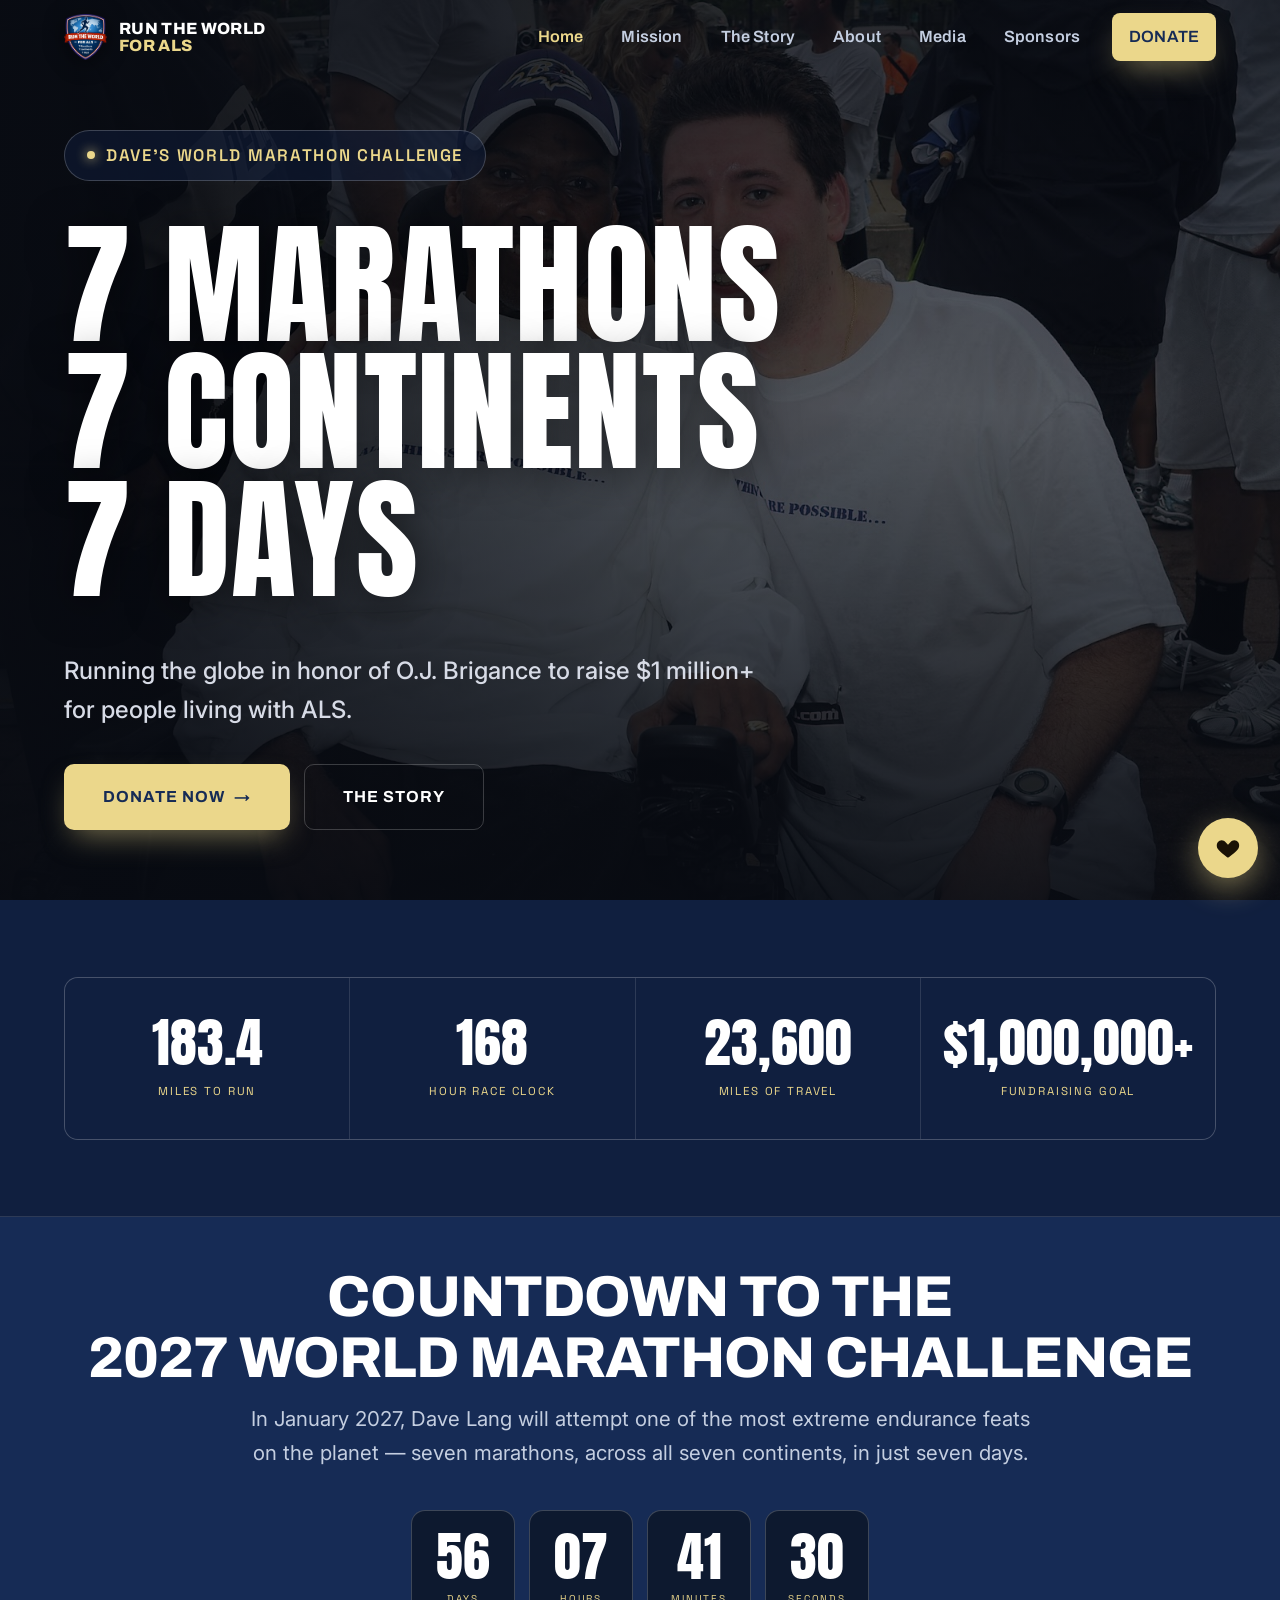
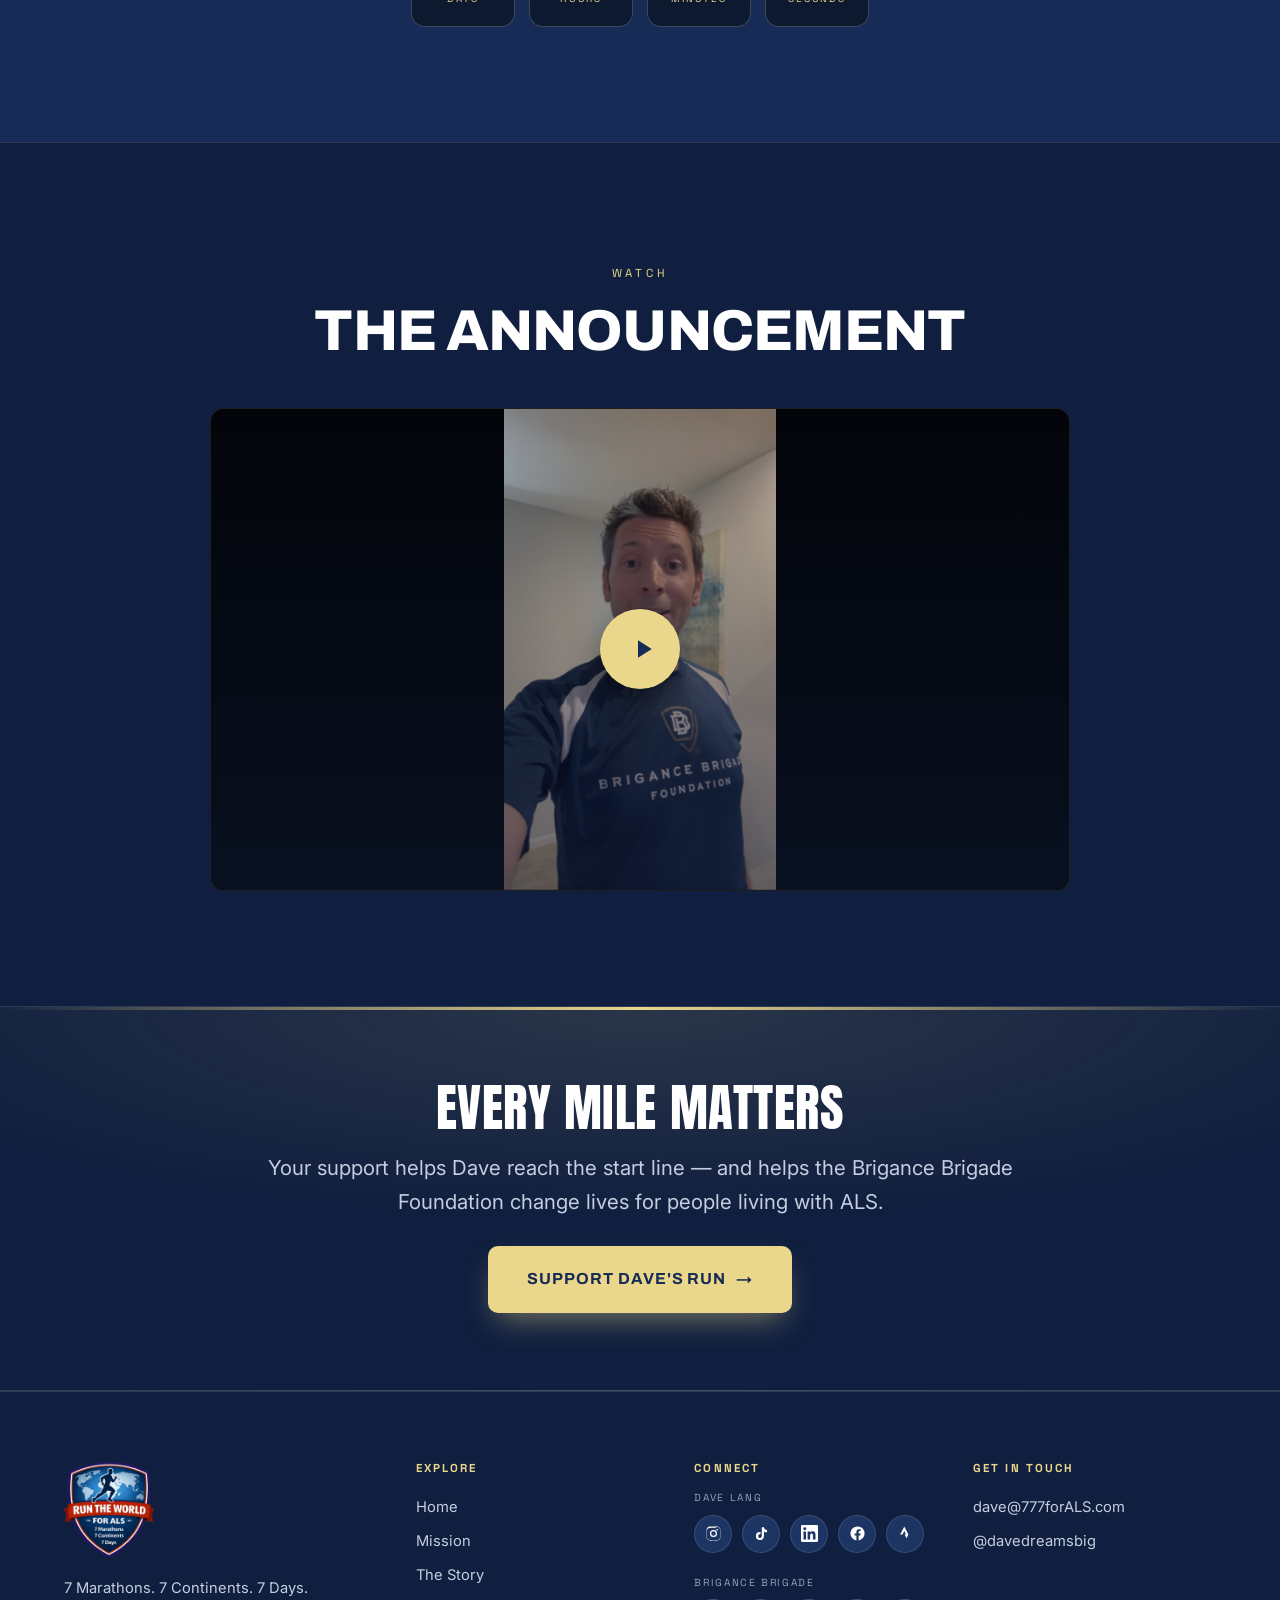
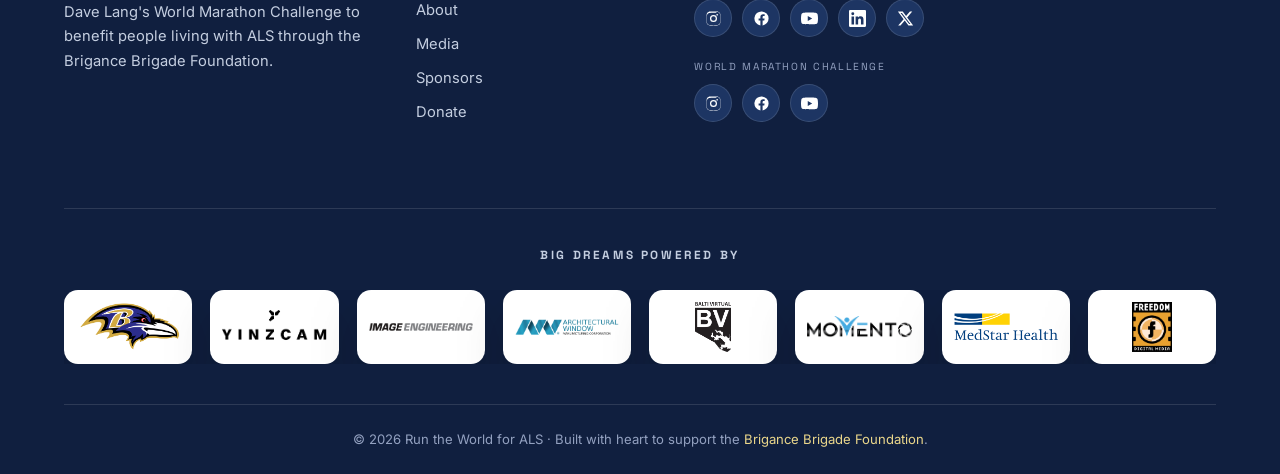
<file: index.html>
<!DOCTYPE html>
<html lang="en">
<head>
<!-- Google tag (gtag.js) -->
<script async src="https://www.googletagmanager.com/gtag/js?id=G-1GBB0ZV9VD"></script>
<script>
  window.dataLayer = window.dataLayer || [];
  function gtag(){dataLayer.push(arguments);}
  gtag('js', new Date());

  gtag('config', 'G-1GBB0ZV9VD');
</script>
<meta charset="UTF-8">
<meta name="viewport" content="width=device-width, initial-scale=1.0">
<title>Run the World for ALS | 777 for ALS</title>
<meta name="description" content="7 Marathons. 7 Continents. 7 Days. Dave Lang's World Marathon Challenge to benefit people living with ALS.">
<meta property="og:title" content="Run the World for ALS | 777 for ALS">
<meta property="og:description" content="7 Marathons. 7 Continents. 7 Days. Dave Lang's World Marathon Challenge to benefit people living with ALS.">
<meta property="og:type" content="website">
<meta property="og:image" content="assets/images/logo-shield.jpg">
<link rel="icon" type="image/x-icon" href="assets/images/favicon.ico">
<link rel="apple-touch-icon" href="assets/images/logo-shield.jpg">
<link rel="preconnect" href="https://fonts.googleapis.com">
<link rel="preconnect" href="https://fonts.gstatic.com" crossorigin>
<link href="https://fonts.googleapis.com/css2?family=Anton&family=Archivo:wght@400;600;700;800;900&family=Inter:wght@400;500;600;700&family=Space+Grotesk:wght@400;500;600;700&display=swap" rel="stylesheet">
<link rel="stylesheet" href="assets/css/style.css">
</head>
<body>
<header class="site-header">
  <div class="wrap nav">
    <a href="index.html" class="brand">
      <img src="assets/images/logo-shield.jpg" alt="Run the World for ALS logo">
      <span class="brand-text"><b>Run the World</b><span>For ALS</span></span>
    </a>
    <nav class="nav-links" id="navLinks">
      <a href="index.html" class="active">Home</a><a href="mission.html">Mission</a><a href="story.html">The Story</a><a href="about.html">About</a><a href="media.html">Media</a><a href="sponsors.html">Sponsors</a>
      <a href="donate.html" class="btn btn--primary nav-cta">Donate</a>
    </nav>
    <button class="nav-toggle" id="navToggle" aria-label="Menu" aria-expanded="false">
      <span></span><span></span><span></span>
    </button>
  </div>
</header>
<main>

<section class="hero">
  <div class="hero__bg"><img src="assets/images/img_home_dae7e0f420.jpg" alt="Dave Lang and O.J. Brigance"></div>
  <div class="hero__inner">
    <div class="wrap">
      <span class="hero__badge"><span class="dot"></span>Dave's World Marathon Challenge</span>
      <h1 class="h-display">
        <span class="ln">7 Marathons</span>
        <span class="ln">7 Continents</span>
        <span class="ln">7 Days</span>
      </h1>
      <p class="hero__sub">Running the globe in honor of O.J. Brigance to raise $1 million+ for people living with ALS.</p>
      <div class="hero__cta">
        <a href="https://givestar.io/gs/run-the-world-for-als" class="btn btn--primary btn--lg">Donate Now <span class="arrow">&rarr;</span></a>
        <a href="story.html" class="btn btn--ghost btn--lg">The Story</a>
      </div>
    </div>
  </div>
</section>

<section class="section--tight" style="background:var(--bg-2);border-bottom:1px solid var(--border)">
  <div class="wrap">
    <div class="stats reveal">
      <div class="stat"><div class="stat__num">183.4</div><div class="stat__label">Miles To Run</div></div>
      <div class="stat"><div class="stat__num">168</div><div class="stat__label">Hour Race Clock</div></div>
      <div class="stat"><div class="stat__num">23,600</div><div class="stat__label">Miles Of Travel</div></div>
      <div class="stat"><div class="stat__num">$1,000,000+</div><div class="stat__label">Fundraising Goal</div></div>
    </div>
  </div>
</section>

<section class="section" style="padding-top:50px;">
  <div class="wrap center">
    <h2 class="section-title reveal" style="margin-bottom:14px">Countdown to the<br>2027 World Marathon Challenge</h2>
    <p class="lead mx-auto reveal" style="margin-bottom:40px">In January 2027, Dave Lang will attempt one of the most extreme endurance feats on the planet &mdash; seven marathons, across all seven continents, in just seven days.</p>
    <div class="countdown reveal" id="countdown" data-target="2027-01-30T00:00:00"></div>
  </div>
</section>

<section class="section" style="background:var(--bg-2);border-top:1px solid var(--border)">
  <div class="wrap">
    <div class="center" style="margin-bottom:46px">
      <span class="eyebrow reveal">Watch</span>
      <h2 class="section-title reveal">The Announcement</h2>
    </div>
    <div class="video-single reveal">
      <div class="video-embed video-lite" data-src="https://drive.google.com/file/d/1oRH_076-twOmOjm2XPMDZgHEou08HlJE/preview" data-title="WMC Announcement" role="button" tabindex="0" aria-label="Play the announcement video">
        <img src="assets/images/video_thumb_announcement.jpg" alt="Watch the World Marathon Challenge announcement" style="object-fit:contain;background:#000">
        <button class="video-lite__play" aria-label="Play video"><svg viewBox="0 0 24 24"><path d="M8 5v14l11-7z"/></svg></button>
      </div>
    </div>
  </div>
</section>

<section class="cta-band section--tight">
  <div class="amber-rule" style="position:absolute;top:0;left:0;right:0"></div>
  <div class="wrap reveal">
    <h2 class="h-display">Every Mile Matters</h2>
    <p class="lead mx-auto" style="margin-bottom:28px">Your support helps Dave reach the start line &mdash; and helps the Brigance Brigade Foundation change lives for people living with ALS.</p>
    <a href="donate.html" class="btn btn--primary btn--lg">Support Dave's Run <span class="arrow">&rarr;</span></a>
  </div>
</section>

</main>
<footer class="site-footer">
  <div class="wrap">
    <div class="footer-top">
      <div class="footer-brand">
        <img src="assets/images/logo-shield.jpg" alt="Run the World for ALS">
        <p>7 Marathons. 7 Continents. 7 Days.<br>Dave Lang's World Marathon Challenge to benefit people living with ALS through the Brigance Brigade Foundation.</p>
      </div>
      <div class="footer-col">
        <h4>Explore</h4>
        <a href="index.html">Home</a>
        <a href="mission.html">Mission</a>
        <a href="story.html">The Story</a>
        <a href="about.html">About</a>
		<a href="media.html">Media</a>
        <a href="sponsors.html">Sponsors</a>
        <a href="donate.html">Donate</a>
      </div>
      <div class="footer-col">
        <h4>Connect</h4>
        <div class="social-group"><div class="sg-label">Dave Lang</div><div class="social-row"><a href="https://www.instagram.com/davedreamsbig" target="_blank" rel="noopener" aria-label="Dave Lang instagram"><svg viewBox="0 0 24 24"><path d="M12 2.2c3.2 0 3.6 0 4.8.07 1.2.05 1.8.25 2.2.42.6.22 1 .48 1.4.9.42.4.7.8.9 1.4.2.4.4 1 .42 2.2.07 1.2.07 1.6.07 4.8s0 3.6-.07 4.8c-.05 1.2-.25 1.8-.42 2.2-.22.6-.48 1-.9 1.4-.4.42-.8.7-1.4.9-.4.2-1 .4-2.2.42-1.2.07-1.6.07-4.8.07s-3.6 0-4.8-.07c-1.2-.05-1.8-.25-2.2-.42-.6-.22-1-.48-1.4-.9-.42-.4-.7-.8-.9-1.4-.2-.4-.4-1-.42-2.2C2.2 15.6 2.2 15.2 2.2 12s0-3.6.07-4.8c.05-1.2.25-1.8.42-2.2.22-.6.48-1 .9-1.4.4-.42.8-.7 1.4-.9.4-.2 1-.4 2.2-.42C8.4 2.2 8.8 2.2 12 2.2zm0 1.8c-3.1 0-3.5 0-4.7.07-1.1.05-1.7.24-2.1.4-.5.2-.9.43-1.3.83-.4.4-.63.8-.83 1.3-.16.4-.35 1-.4 2.1C2.6 8.5 2.6 8.9 2.6 12s0 3.5.07 4.7c.05 1.1.24 1.7.4 2.1.2.5.43.9.83 1.3.4.4.8.63 1.3.83.4.16 1 .35 2.1.4 1.2.07 1.6.07 4.7.07s3.5 0 4.7-.07c1.1-.05 1.7-.24 2.1-.4.5-.2.9-.43 1.3-.83.4-.4.63-.8.83-1.3.16-.4.35-1 .4-2.1.07-1.2.07-1.6.07-4.7s0-3.5-.07-4.7c-.05-1.1-.24-1.7-.4-2.1-.2-.5-.43-.9-.83-1.3-.4-.4-.8-.63-1.3-.83-.4-.16-1-.35-2.1-.4C15.5 4 15.1 4 12 4zm0 3.06A4.94 4.94 0 1 0 12 17a4.94 4.94 0 0 0 0-9.88zm0 8.15A3.2 3.2 0 1 1 12 8.8a3.2 3.2 0 0 1 0 6.4zm6.3-8.35a1.15 1.15 0 1 1-2.3 0 1.15 1.15 0 0 1 2.3 0z"/></svg></a><a href="https://www.tiktok.com/@davedreamsbig" target="_blank" rel="noopener" aria-label="Dave Lang tiktok"><svg viewBox="0 0 24 24"><path d="M16.6 5.82a4.28 4.28 0 0 1-1.1-2.82h-3.1v12.6a2.6 2.6 0 1 1-2.6-2.6c.27 0 .53.04.78.12V9.9a5.7 5.7 0 0 0-.78-.06 5.7 5.7 0 1 0 5.7 5.7V9.01a7.34 7.34 0 0 0 4.3 1.38V7.28a4.28 4.28 0 0 1-3.2-1.46z"/></svg></a><a href="https://www.linkedin.com/in/davelang/" target="_blank" rel="noopener" aria-label="Dave Lang linkedin"><svg viewBox="0 0 24 24"><path d="M20.45 20.45h-3.56v-5.57c0-1.33-.02-3.04-1.85-3.04-1.85 0-2.14 1.45-2.14 2.94v5.67H9.35V9h3.42v1.56h.05c.48-.9 1.64-1.85 3.37-1.85 3.6 0 4.27 2.37 4.27 5.46v6.28zM5.34 7.43a2.06 2.06 0 1 1 0-4.13 2.06 2.06 0 0 1 0 4.13zM7.12 20.45H3.55V9h3.57v11.45zM22.22 0H1.77C.8 0 0 .78 0 1.74v20.52C0 23.22.8 24 1.77 24h20.45c.98 0 1.78-.78 1.78-1.74V1.74C24 .78 23.2 0 22.22 0z"/></svg></a><a href="https://www.facebook.com/dmlang" target="_blank" rel="noopener" aria-label="Dave Lang facebook"><svg viewBox="0 0 24 24"><path d="M22 12a10 10 0 1 0-11.56 9.88v-6.99H7.9V12h2.54V9.8c0-2.5 1.49-3.9 3.78-3.9 1.09 0 2.24.2 2.24.2v2.46h-1.26c-1.24 0-1.63.77-1.63 1.56V12h2.78l-.44 2.89h-2.34v6.99A10 10 0 0 0 22 12z"/></svg></a><a href="https://www.strava.com/athletes/34106378" target="_blank" rel="noopener" aria-label="Dave Lang strava"><svg viewBox="0 0 24 24"><path d="M15.39 17.06 13.5 13.3h-2.77l2.66 5.3 2.66-5.3h-2.77zM10.27 2 4.5 13.3h3.4l2.37-4.76 2.37 4.76h3.39L10.27 2z"/></svg></a></div></div>
        <div class="social-group"><div class="sg-label">Brigance Brigade</div><div class="social-row"><a href="https://www.instagram.com/brigancebrigade/" target="_blank" rel="noopener" aria-label="Brigance Brigade instagram"><svg viewBox="0 0 24 24"><path d="M12 2.2c3.2 0 3.6 0 4.8.07 1.2.05 1.8.25 2.2.42.6.22 1 .48 1.4.9.42.4.7.8.9 1.4.2.4.4 1 .42 2.2.07 1.2.07 1.6.07 4.8s0 3.6-.07 4.8c-.05 1.2-.25 1.8-.42 2.2-.22.6-.48 1-.9 1.4-.4.42-.8.7-1.4.9-.4.2-1 .4-2.2.42-1.2.07-1.6.07-4.8.07s-3.6 0-4.8-.07c-1.2-.05-1.8-.25-2.2-.42-.6-.22-1-.48-1.4-.9-.42-.4-.7-.8-.9-1.4-.2-.4-.4-1-.42-2.2C2.2 15.6 2.2 15.2 2.2 12s0-3.6.07-4.8c.05-1.2.25-1.8.42-2.2.22-.6.48-1 .9-1.4.4-.42.8-.7 1.4-.9.4-.2 1-.4 2.2-.42C8.4 2.2 8.8 2.2 12 2.2zm0 1.8c-3.1 0-3.5 0-4.7.07-1.1.05-1.7.24-2.1.4-.5.2-.9.43-1.3.83-.4.4-.63.8-.83 1.3-.16.4-.35 1-.4 2.1C2.6 8.5 2.6 8.9 2.6 12s0 3.5.07 4.7c.05 1.1.24 1.7.4 2.1.2.5.43.9.83 1.3.4.4.8.63 1.3.83.4.16 1 .35 2.1.4 1.2.07 1.6.07 4.7.07s3.5 0 4.7-.07c1.1-.05 1.7-.24 2.1-.4.5-.2.9-.43 1.3-.83.4-.4.63-.8.83-1.3.16-.4.35-1 .4-2.1.07-1.2.07-1.6.07-4.7s0-3.5-.07-4.7c-.05-1.1-.24-1.7-.4-2.1-.2-.5-.43-.9-.83-1.3-.4-.4-.8-.63-1.3-.83-.4-.16-1-.35-2.1-.4C15.5 4 15.1 4 12 4zm0 3.06A4.94 4.94 0 1 0 12 17a4.94 4.94 0 0 0 0-9.88zm0 8.15A3.2 3.2 0 1 1 12 8.8a3.2 3.2 0 0 1 0 6.4zm6.3-8.35a1.15 1.15 0 1 1-2.3 0 1.15 1.15 0 0 1 2.3 0z"/></svg></a><a href="https://www.facebook.com/BriganceBrigade" target="_blank" rel="noopener" aria-label="Brigance Brigade facebook"><svg viewBox="0 0 24 24"><path d="M22 12a10 10 0 1 0-11.56 9.88v-6.99H7.9V12h2.54V9.8c0-2.5 1.49-3.9 3.78-3.9 1.09 0 2.24.2 2.24.2v2.46h-1.26c-1.24 0-1.63.77-1.63 1.56V12h2.78l-.44 2.89h-2.34v6.99A10 10 0 0 0 22 12z"/></svg></a><a href="https://www.youtube.com/@BriganceBrigade" target="_blank" rel="noopener" aria-label="Brigance Brigade youtube"><svg viewBox="0 0 24 24"><path d="M23.5 6.2a3 3 0 0 0-2.12-2.12C19.5 3.55 12 3.55 12 3.55s-7.5 0-9.38.53A3 3 0 0 0 .5 6.2 31.3 31.3 0 0 0 0 12a31.3 31.3 0 0 0 .5 5.8 3 3 0 0 0 2.12 2.12c1.88.53 9.38.53 9.38.53s7.5 0 9.38-.53a3 3 0 0 0 2.12-2.12A31.3 31.3 0 0 0 24 12a31.3 31.3 0 0 0-.5-5.8zM9.55 15.57V8.43L15.82 12l-6.27 3.57z"/></svg></a><a href="https://www.linkedin.com/company/brigance-brigade-foundation/" target="_blank" rel="noopener" aria-label="Brigance Brigade linkedin"><svg viewBox="0 0 24 24"><path d="M20.45 20.45h-3.56v-5.57c0-1.33-.02-3.04-1.85-3.04-1.85 0-2.14 1.45-2.14 2.94v5.67H9.35V9h3.42v1.56h.05c.48-.9 1.64-1.85 3.37-1.85 3.6 0 4.27 2.37 4.27 5.46v6.28zM5.34 7.43a2.06 2.06 0 1 1 0-4.13 2.06 2.06 0 0 1 0 4.13zM7.12 20.45H3.55V9h3.57v11.45zM22.22 0H1.77C.8 0 0 .78 0 1.74v20.52C0 23.22.8 24 1.77 24h20.45c.98 0 1.78-.78 1.78-1.74V1.74C24 .78 23.2 0 22.22 0z"/></svg></a><a href="https://x.com/BriganceBrigade" target="_blank" rel="noopener" aria-label="Brigance Brigade x"><svg viewBox="0 0 24 24"><path d="M18.24 2.25h3.31l-7.23 8.26 8.5 11.24h-6.66l-5.22-6.82-5.97 6.82H1.66l7.73-8.84L1.25 2.25h6.83l4.71 6.23 5.45-6.23zm-1.16 17.52h1.83L7.01 4.12H5.04l12.04 15.65z"/></svg></a></div></div>
        <div class="social-group"><div class="sg-label">World Marathon Challenge</div><div class="social-row"><a href="https://www.instagram.com/worldmarathonchallenge777/" target="_blank" rel="noopener" aria-label="World Marathon Challenge instagram"><svg viewBox="0 0 24 24"><path d="M12 2.2c3.2 0 3.6 0 4.8.07 1.2.05 1.8.25 2.2.42.6.22 1 .48 1.4.9.42.4.7.8.9 1.4.2.4.4 1 .42 2.2.07 1.2.07 1.6.07 4.8s0 3.6-.07 4.8c-.05 1.2-.25 1.8-.42 2.2-.22.6-.48 1-.9 1.4-.4.42-.8.7-1.4.9-.4.2-1 .4-2.2.42-1.2.07-1.6.07-4.8.07s-3.6 0-4.8-.07c-1.2-.05-1.8-.25-2.2-.42-.6-.22-1-.48-1.4-.9-.42-.4-.7-.8-.9-1.4-.2-.4-.4-1-.42-2.2C2.2 15.6 2.2 15.2 2.2 12s0-3.6.07-4.8c.05-1.2.25-1.8.42-2.2.22-.6.48-1 .9-1.4.4-.42.8-.7 1.4-.9.4-.2 1-.4 2.2-.42C8.4 2.2 8.8 2.2 12 2.2zm0 1.8c-3.1 0-3.5 0-4.7.07-1.1.05-1.7.24-2.1.4-.5.2-.9.43-1.3.83-.4.4-.63.8-.83 1.3-.16.4-.35 1-.4 2.1C2.6 8.5 2.6 8.9 2.6 12s0 3.5.07 4.7c.05 1.1.24 1.7.4 2.1.2.5.43.9.83 1.3.4.4.8.63 1.3.83.4.16 1 .35 2.1.4 1.2.07 1.6.07 4.7.07s3.5 0 4.7-.07c1.1-.05 1.7-.24 2.1-.4.5-.2.9-.43 1.3-.83.4-.4.63-.8.83-1.3.16-.4.35-1 .4-2.1.07-1.2.07-1.6.07-4.7s0-3.5-.07-4.7c-.05-1.1-.24-1.7-.4-2.1-.2-.5-.43-.9-.83-1.3-.4-.4-.8-.63-1.3-.83-.4-.16-1-.35-2.1-.4C15.5 4 15.1 4 12 4zm0 3.06A4.94 4.94 0 1 0 12 17a4.94 4.94 0 0 0 0-9.88zm0 8.15A3.2 3.2 0 1 1 12 8.8a3.2 3.2 0 0 1 0 6.4zm6.3-8.35a1.15 1.15 0 1 1-2.3 0 1.15 1.15 0 0 1 2.3 0z"/></svg></a><a href="https://www.facebook.com/theworldmarathonchallenge" target="_blank" rel="noopener" aria-label="World Marathon Challenge facebook"><svg viewBox="0 0 24 24"><path d="M22 12a10 10 0 1 0-11.56 9.88v-6.99H7.9V12h2.54V9.8c0-2.5 1.49-3.9 3.78-3.9 1.09 0 2.24.2 2.24.2v2.46h-1.26c-1.24 0-1.63.77-1.63 1.56V12h2.78l-.44 2.89h-2.34v6.99A10 10 0 0 0 22 12z"/></svg></a><a href="https://www.youtube.com/@runbuk" target="_blank" rel="noopener" aria-label="World Marathon Challenge youtube"><svg viewBox="0 0 24 24"><path d="M23.5 6.2a3 3 0 0 0-2.12-2.12C19.5 3.55 12 3.55 12 3.55s-7.5 0-9.38.53A3 3 0 0 0 .5 6.2 31.3 31.3 0 0 0 0 12a31.3 31.3 0 0 0 .5 5.8 3 3 0 0 0 2.12 2.12c1.88.53 9.38.53 9.38.53s7.5 0 9.38-.53a3 3 0 0 0 2.12-2.12A31.3 31.3 0 0 0 24 12a31.3 31.3 0 0 0-.5-5.8zM9.55 15.57V8.43L15.82 12l-6.27 3.57z"/></svg></a></div></div>
      </div>
      <div class="footer-col">
        <h4>Get In Touch</h4>
        <a href="mailto:dave@777forALS.com">dave@777forALS.com</a>
        <a href="https://instagram.com/davedreamsbig" target="_blank" rel="noopener">@davedreamsbig</a>
      </div>
    </div>

    <div class="footer-sponsors">
      <h4>Big Dreams Powered By</h4>
      <div class="footer-sponsors__row"><a class="sponsor-logo" href="https://www.baltimoreravens.com" target="_blank" rel="noopener" title="Baltimore Ravens"><img src="assets/images/ravens.png" alt="Baltimore Ravens"></a><a class="sponsor-logo" href="https://www.yinzcam.com/" target="_blank" rel="noopener" title="YinzCam"><img src="assets/images/yinzcam.png" alt="YinzCam"></a><a class="sponsor-logo" href="https://www.imageengineering.com/" target="_blank" rel="noopener" title="Image Engineering"><img src="assets/images/image-engineering.png" alt="Image Engineering"></a><a class="sponsor-logo" href="https://www.architecturalwindow.com/" target="_blank" rel="noopener" title="Architectural Window"><img src="assets/images/architectural-window.png" alt="Architectural Window"></a><a class="sponsor-logo" href="https://www.baltivirtual.com/" target="_blank" rel="noopener" title="Balti Virtual"><img src="assets/images/balti-virtual.png" alt="Balti Virtual"></a><a class="sponsor-logo" href="https://www.mymomento.com/" target="_blank" rel="noopener" title="Momento"><img src="assets/images/momento.png" alt="Momento"></a><a class="sponsor-logo" href="https://www.medstarhealth.org/" target="_blank" rel="noopener" title="MedStar Health"><img src="assets/images/medstar.png" alt="MedStar Health"></a><a class="sponsor-logo" href="https://www.freedomdigital.net/" target="_blank" rel="noopener" title="Freedom Digital Media"><img src="assets/images/freedom-digital.png" alt="Freedom Digital Media"></a></div>
    </div>

    <div class="footer-bottom">
      <p>&copy; <span id="year">2026</span> Run the World for ALS &middot; Built with heart to support the <a href="https://www.brigancebrigade.org/" target="_blank" rel="noopener">Brigance Brigade Foundation</a>.</p>
    </div>
  </div>
</footer>
<a class="float-donate" href="donate.html" aria-label="Donate">
<svg viewBox="0 0 24 24"><path d="M12 21s-6.7-4.35-9.3-8.06C.9 10.2 1.5 6.7 4.2 5.3c2-1.05 4.2-.35 5.4 1.2L12 9l2.4-2.5c1.2-1.55 3.4-2.25 5.4-1.2 2.7 1.4 3.3 4.9 1.5 7.64C18.7 16.65 12 21 12 21z"/></svg>
</a>
<script src="assets/js/main.js"></script>
</body>
</html>
</file>
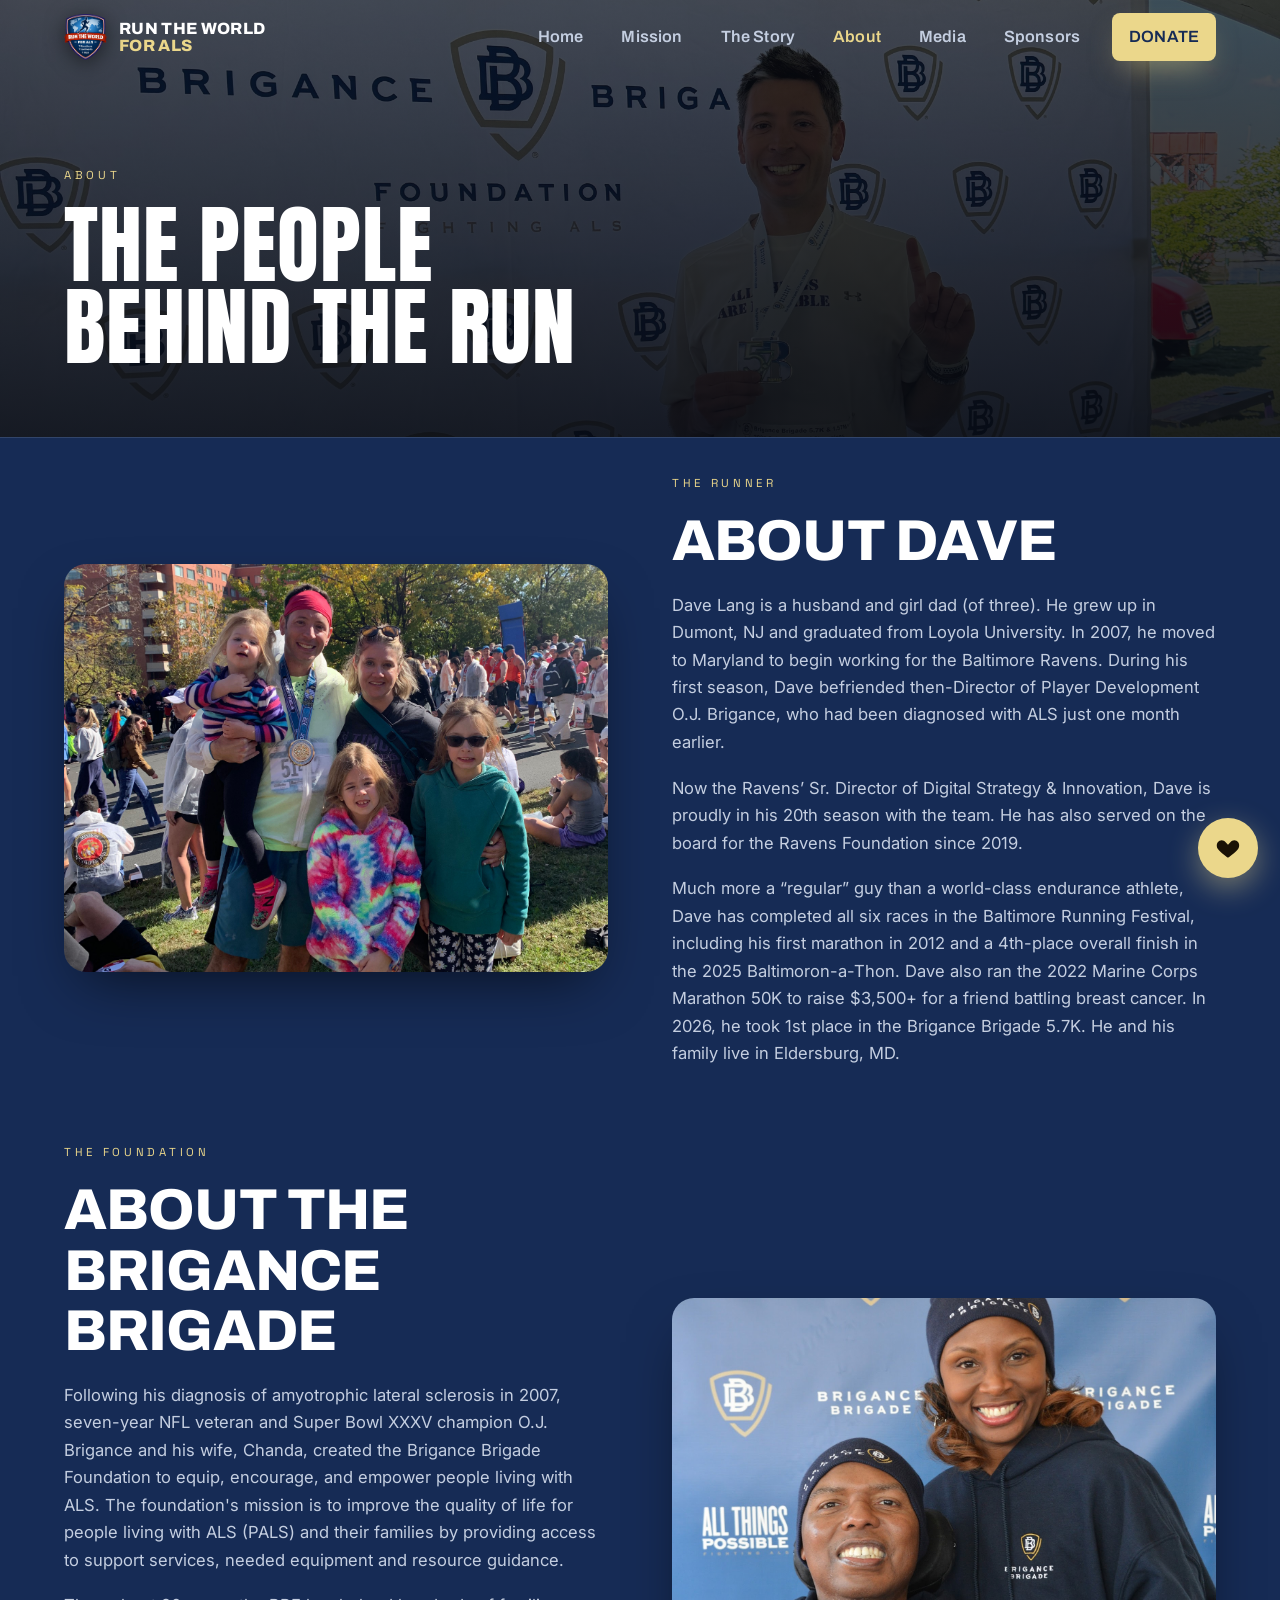
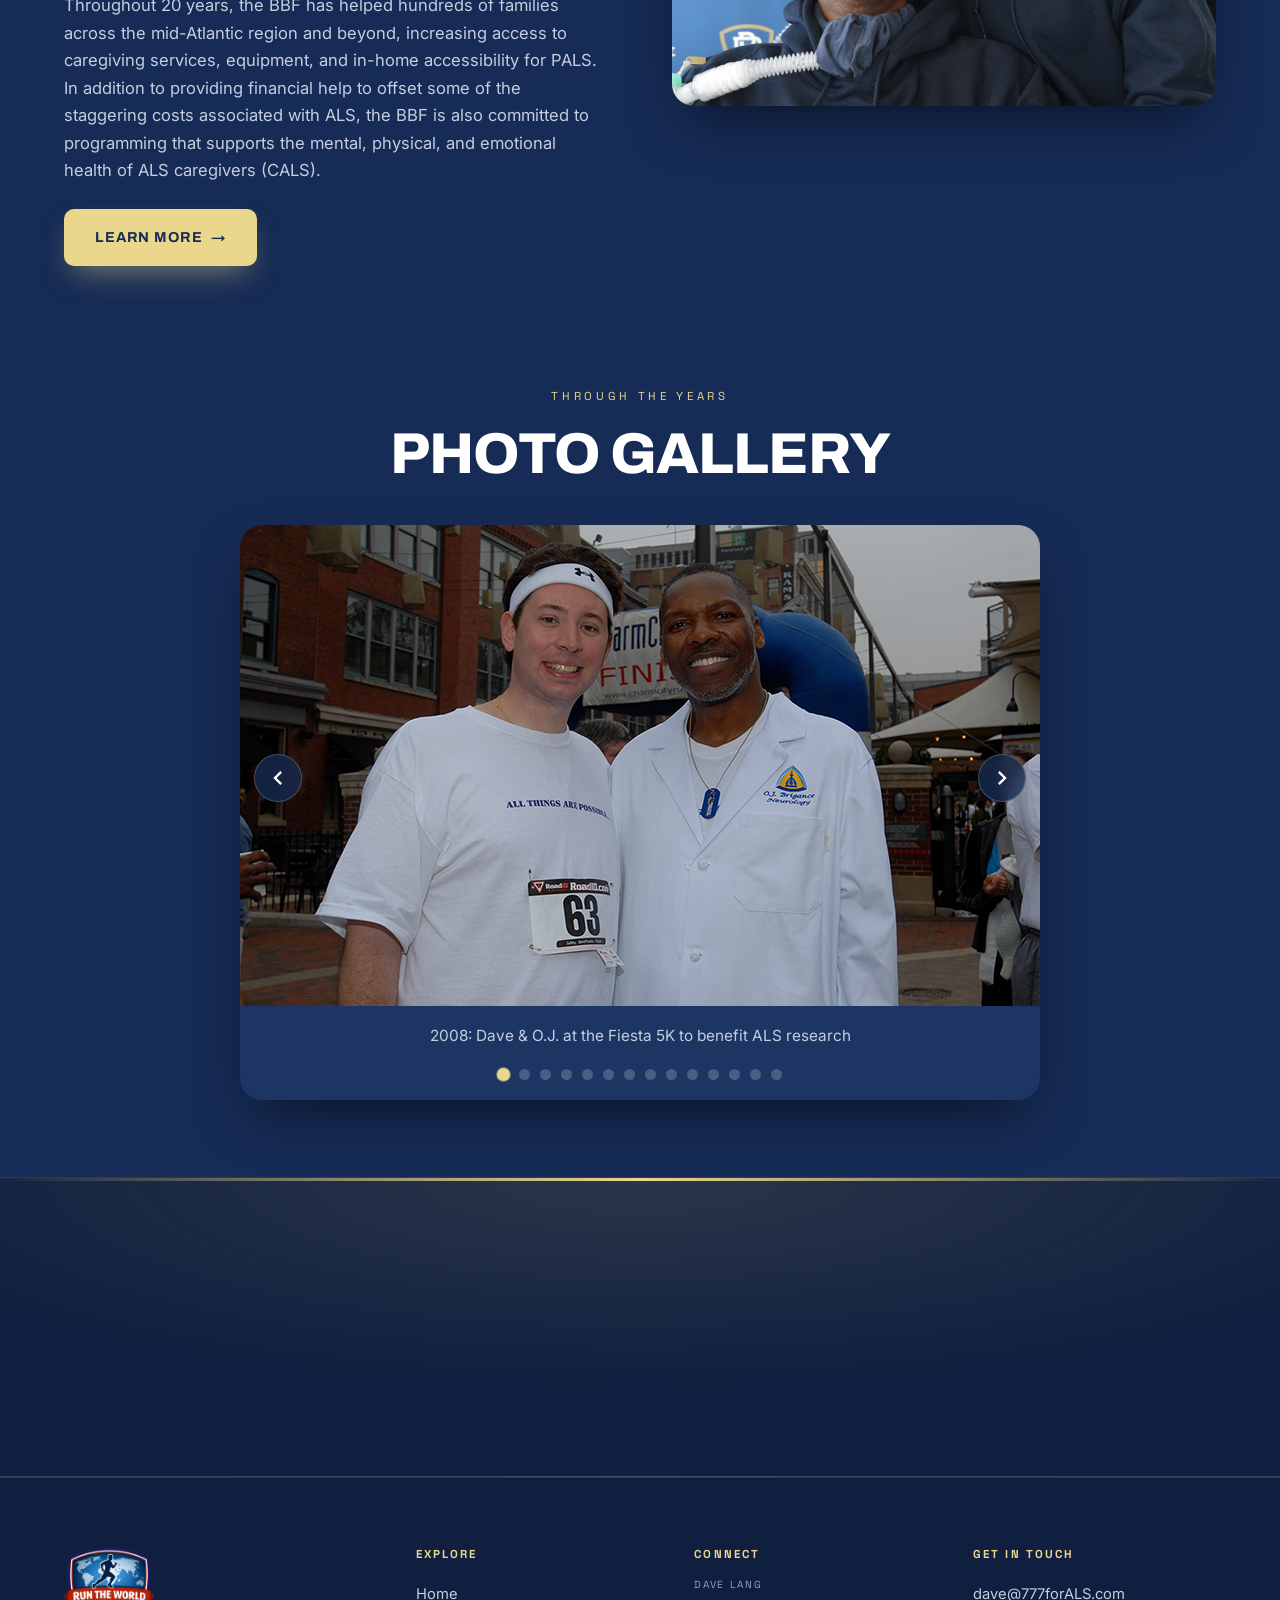
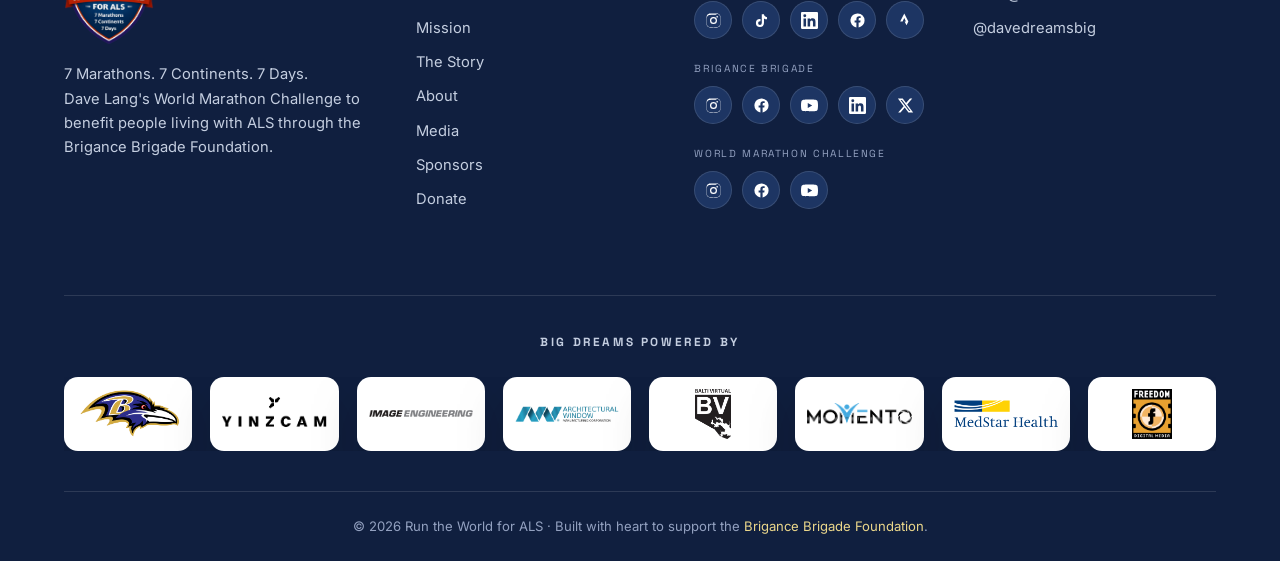
<file: about.html>
<!DOCTYPE html>
<html lang="en">
<head>
<!-- Google tag (gtag.js) -->
<script async src="https://www.googletagmanager.com/gtag/js?id=G-1GBB0ZV9VD"></script>
<script>
  window.dataLayer = window.dataLayer || [];
  function gtag(){dataLayer.push(arguments);}
  gtag('js', new Date());

  gtag('config', 'G-1GBB0ZV9VD');
</script>
<meta charset="UTF-8">
<meta name="viewport" content="width=device-width, initial-scale=1.0">
<title>About | Run the World for ALS</title>
<meta name="description" content="About Dave Lang and the Brigance Brigade Foundation.">
<meta property="og:title" content="About | Run the World for ALS">
<meta property="og:description" content="About Dave Lang and the Brigance Brigade Foundation.">
<meta property="og:type" content="website">
<meta property="og:image" content="assets/images/logo-shield.jpg">
<link rel="icon" type="image/x-icon" href="assets/images/favicon.ico">
<link rel="apple-touch-icon" href="assets/images/logo-shield.jpg">
<link rel="preconnect" href="https://fonts.googleapis.com">
<link rel="preconnect" href="https://fonts.gstatic.com" crossorigin>
<link href="https://fonts.googleapis.com/css2?family=Anton&family=Archivo:wght@400;600;700;800;900&family=Inter:wght@400;500;600;700&family=Space+Grotesk:wght@400;500;600;700&display=swap" rel="stylesheet">
<link rel="stylesheet" href="assets/css/style.css">
</head>
<body>
<header class="site-header">
  <div class="wrap nav">
    <a href="index.html" class="brand">
      <img src="assets/images/logo-shield.jpg" alt="Run the World for ALS logo">
      <span class="brand-text"><b>Run the World</b><span>For ALS</span></span>
    </a>
    <nav class="nav-links" id="navLinks">
      <a href="index.html">Home</a><a href="mission.html">Mission</a><a href="story.html">The Story</a><a href="about.html" class="active">About</a><a href="media.html">Media</a><a href="sponsors.html">Sponsors</a>
      <a href="donate.html" class="btn btn--primary nav-cta">Donate</a>
    </nav>
    <button class="nav-toggle" id="navToggle" aria-label="Menu" aria-expanded="false">
      <span></span><span></span><span></span>
    </button>
  </div>
</header>
<main>

<section class="page-hero">
  <div class="page-hero__bg"><img src="assets/images/header_about_new.jpg" alt="About Dave Lang" style="object-position:center top;"></div>
  <div class="page-hero__inner"><div class="wrap">
    <span class="eyebrow">About</span>
    <h1 class="h-display">The People<br>Behind The Run</h1>
  </div></div>
</section>

<section class="section" style="padding-top:30px;">
  <div class="wrap">
    <div class="feature" style="margin-bottom:70px">
      <div class="feature__media reveal"><img src="assets/images/IMG_3235_cropped1.jpg" alt="Dave Lang with his family" style="object-position:center 88%;object-fit:cover;"></div>
      <div class="reveal">
        <span class="eyebrow">The Runner</span>
        <h2 class="section-title" style="margin-bottom:20px">About Dave</h2>
        <div class="text-block">
          <p>Dave Lang is a husband and girl dad (of three). He grew up in Dumont, NJ and graduated from Loyola University. In 2007, he moved to Maryland to begin working for the Baltimore Ravens. During his first season, Dave befriended then-Director of Player Development O.J. Brigance, who had been diagnosed with ALS just one month earlier.</p>
          <p>Now the Ravens&rsquo; Sr. Director of Digital Strategy &amp; Innovation, Dave is proudly in his 20th season with the team. He has also served on the board for the Ravens Foundation since 2019.</p>
          <p>Much more a &ldquo;regular&rdquo; guy than a world-class endurance athlete, Dave has completed all six races in the Baltimore Running Festival, including his first marathon in 2012 and a 4th-place overall finish in the 2025 Baltimoron-a-Thon. Dave also ran the 2022 Marine Corps Marathon 50K to raise $3,500+ for a friend battling breast cancer. In 2026, he took 1st place in the Brigance Brigade 5.7K. He and his family live in Eldersburg, MD.</p>
        </div>
      </div>
    </div>

    <div class="feature feature--reverse">
      <div class="feature__media reveal"><img src="assets/images/img_about_092109feb3.jpg" alt="O.J. and Chanda Brigance"></div>
      <div class="reveal">
        <span class="eyebrow">The Foundation</span>
        <h2 class="section-title" style="margin-bottom:20px">About the Brigance Brigade</h2>
        <div class="text-block">
          <p>Following his diagnosis of amyotrophic lateral sclerosis in 2007, seven-year NFL veteran and Super Bowl XXXV champion O.J. Brigance and his wife, Chanda, created the Brigance Brigade Foundation to equip, encourage, and empower people living with ALS. The foundation's mission is to improve the quality of life for people living with ALS (PALS) and their families by providing access to support services, needed equipment and resource guidance.</p>
          <p>Throughout 20 years, the BBF has helped hundreds of families across the mid-Atlantic region and beyond, increasing access to caregiving services, equipment, and in-home accessibility for PALS. In addition to providing financial help to offset some of the staggering costs associated with ALS, the BBF is also committed to programming that supports the mental, physical, and emotional health of ALS caregivers (CALS).</p>
        </div>
        <a href="https://www.brigancebrigade.org/" target="_blank" rel="noopener" class="btn btn--primary" style="margin-top:24px">Learn More <span class="arrow">&rarr;</span></a>
      </div>
    </div>
  </div>
</section>

<!-- Photo Gallery -->
<section class="section photo-gallery-section">
  <div class="wrap">
    <div class="center reveal">
      <span class="eyebrow">Through The Years</span>
      <h2 class="section-title" style="margin-bottom:40px">Photo Gallery</h2>
    </div>
    <div class="gallery-carousel" id="galleryCarousel">
      <div class="gallery-track" id="galleryTrack">
        <div class="gallery-slide">
          <img src="assets/images/01.jpg" alt="2008: Dave &amp; O.J. at the Fiesta 5K">
          <p class="gallery-caption">2008: Dave &amp; O.J. at the Fiesta 5K to benefit ALS research</p>
        </div>
        <div class="gallery-slide">
          <img src="assets/images/02.jpg" alt="2008: Dave running the Baltimore Marathon Team Relay">
          <p class="gallery-caption">2008: Dave honoring O.J. while running the Baltimore Marathon Team Relay</p>
        </div>
        <div class="gallery-slide">
          <img src="assets/images/03.jpg" alt="2009: O.J. &amp; Dave at the Fiesta 5K">
          <p class="gallery-caption">2009: O.J. &amp; Dave at the Fiesta 5K to benefit ALS research</p>
        </div>
        <div class="gallery-slide">
          <img src="assets/images/04.jpg" alt="2012: Dave after completing the Baltimore Marathon">
          <p class="gallery-caption">2012: Dave after completing the Baltimore Marathon &mdash; ALL THINGS ARE POSSIBLE</p>
        </div>
        <div class="gallery-slide">
          <img src="assets/images/05.jpg" alt="2013: O.J. &amp; Dave celebrating the Ravens AFC Championship">
          <p class="gallery-caption">2013: O.J. &amp; Dave celebrating the Ravens' AFC Championship in the postgame locker room</p>
        </div>
        <div class="gallery-slide">
          <img src="assets/images/06.jpg" alt="2013: Super Bowl XLVII ring ceremony">
          <p class="gallery-caption">2013: Dave, O.J. &amp; Dave's wife Angie at the Super Bowl XLVII championship ring ceremony</p>
        </div>
        <div class="gallery-slide">
          <img src="assets/images/07.jpg" alt="2023: President Obama greets O.J. &amp; Chanda">
          <p class="gallery-caption">2023: President Obama greets O.J. &amp; his wife Chanda during the Ravens' White House visit</p>
        </div>
        <div class="gallery-slide">
          <img src="assets/images/08.jpg" alt="2015: Brigance Brigade 5.7K">
          <p class="gallery-caption">2015: The second annual Brigance Brigade 5.7K</p>
        </div>
        <div class="gallery-slide">
          <img src="assets/images/09.jpg" alt="2018: Dave's family at the Baltimore Half Marathon">
          <p class="gallery-caption">2018: Dave's family at the Baltimore Half Marathon start line</p>
        </div>
        <div class="gallery-slide">
          <img src="assets/images/10.jpg" alt="2022: Dave ran the Marine Corps Marathon 50K">
          <p class="gallery-caption">2022: Dave ran the Marine Corps Marathon 50K to support a friend battling breast cancer</p>
        </div>
        <div class="gallery-slide">
          <img src="assets/images/11.jpg" alt="2022: Dave ringing the PR bell after the Marine Corps Marathon 50K">
          <p class="gallery-caption">2022: Dave ringing the PR bell with his two older daughters after the MCM50K</p>
        </div>
        <div class="gallery-slide">
          <img src="assets/images/12.jpg" alt="2025: Dave crossing the finish line of the Baltimoron-a-Thon">
          <p class="gallery-caption">2025: Dave crossing the finish line of the Baltimoron-a-Thon (and high-fiving Poe)</p>
        </div>
        <div class="gallery-slide">
          <img src="assets/images/13.jpg" alt="2026: Dave finished in 1st place at the Brigance Brigade 5.7K">
          <p class="gallery-caption">2026: Dave finished in 1st place to win the Brigance Brigade 5.7K</p>
        </div>
		<div class="gallery-slide">
          <img src="assets/images/14.jpg" alt="Aug. 17, 2026: After heroically battling ALS for 19 years, O.J. was called home.">
          <p class="gallery-caption">Aug. 17, 2026: After heroically battling ALS for 19 years, O.J. was called home.</p>
        </div>
      </div>
      <button class="gallery-arrow gallery-arrow--prev" id="galleryPrev" aria-label="Previous slide">
        <svg viewBox="0 0 24 24" width="28" height="28"><path d="M15.41 7.41 14 6l-6 6 6 6 1.41-1.41L10.83 12z" fill="currentColor"/></svg>
      </button>
      <button class="gallery-arrow gallery-arrow--next" id="galleryNext" aria-label="Next slide">
        <svg viewBox="0 0 24 24" width="28" height="28"><path d="M8.59 16.59 10 18l6-6-6-6-1.41 1.41L13.17 12z" fill="currentColor"/></svg>
      </button>
      <div class="gallery-dots" id="galleryDots"></div>
    </div>
  </div>
</section>

<style>
/* ---------- Photo Gallery Carousel ---------- */
.photo-gallery-section { 
  padding-top: clamp(0px, 0vw, 10px);
  padding-bottom: clamp(48px,6vw,84px); 
}
.gallery-carousel {
  position: relative;
  max-width: 800px;
  margin: 0 auto;
  overflow: hidden;
  border-radius: var(--radius-lg);
  background: var(--surface);
  box-shadow: var(--shadow);
}
.gallery-track {
  display: flex;
  transition: transform 0.5s cubic-bezier(.4,0,.2,1);
  will-change: transform;
}
.gallery-slide {
  min-width: 100%;
  flex-shrink: 0;
  display: flex;
  flex-direction: column;
  align-items: center;
}
.gallery-slide img {
  width: 100%;
  aspect-ratio: 1154/694;
  object-fit: contain;
  display: block;
  background: #f5f5f5;
}
.gallery-caption {
  font-family: var(--font-body);
  font-size: clamp(.88rem, 1.2vw, 1.04rem);
  color: var(--muted);
  text-align: center;
  padding: 18px 24px 22px;
  line-height: 1.5;
  min-height: 30px;
  display: flex;
  align-items: center;
  justify-content: center;
}
/* Arrows */
.gallery-arrow {
  position: absolute;
  top: calc(50% - 35px);
  transform: translateY(-50%);
  background: rgba(22,43,85,.75);
  border: 1px solid var(--border-strong);
  color: #fff;
  width: 48px;
  height: 48px;
  border-radius: 50%;
  cursor: pointer;
  display: flex;
  align-items: center;
  justify-content: center;
  transition: background .25s, transform .25s;
  z-index: 2;
  backdrop-filter: blur(6px);
}
.gallery-arrow:hover {
  background: var(--accent);
  color: var(--navy);
  transform: translateY(-50%) scale(1.08);
}
.gallery-arrow--prev { left: 14px; }
.gallery-arrow--next { right: 14px; }
/* Dots */
.gallery-dots {
  display: flex;
  justify-content: center;
  gap: 10px;
  padding: 0 24px 20px;
}
.gallery-dot {
  width: 11px;
  height: 11px;
  border-radius: 50%;
  background: var(--border-strong);
  border: none;
  cursor: pointer;
  transition: background .25s, transform .25s;
  padding: 0;
}
.gallery-dot:hover { background: var(--accent-hover); }
.gallery-dot.active {
  background: var(--accent);
  transform: scale(1.25);
}
/* Responsive */
@media(max-width:800px){
  .gallery-arrow { width: 38px; height: 38px; }
  .gallery-arrow--prev { left: 8px; }
  .gallery-arrow--next { right: 8px; }
  .gallery-arrow svg { width: 22px; height: 22px; }
  .gallery-caption { padding: 14px 16px 18px; font-size: .88rem; min-height: 60px; }
  .gallery-dot { width: 9px; height: 9px; }
}
</style>

<script>
(function(){
  const track = document.getElementById('galleryTrack');
  const slides = track.querySelectorAll('.gallery-slide');
  const dotsContainer = document.getElementById('galleryDots');
  const prevBtn = document.getElementById('galleryPrev');
  const nextBtn = document.getElementById('galleryNext');
  const total = slides.length;
  let current = 0;
  let autoTimer;

  // Build dots
  for(let i = 0; i < total; i++){
    const dot = document.createElement('button');
    dot.className = 'gallery-dot' + (i === 0 ? ' active' : '');
    dot.setAttribute('aria-label', 'Go to slide ' + (i+1));
    dot.addEventListener('click', function(){ goTo(i); resetAuto(); });
    dotsContainer.appendChild(dot);
  }
  const dots = dotsContainer.querySelectorAll('.gallery-dot');

  function goTo(idx){
    current = ((idx % total) + total) % total;
    track.style.transform = 'translateX(-' + (current * 100) + '%)';
    dots.forEach(function(d,i){ d.classList.toggle('active', i === current); });
  }

  prevBtn.addEventListener('click', function(){ goTo(current - 1); resetAuto(); });
  nextBtn.addEventListener('click', function(){ goTo(current + 1); resetAuto(); });

  function startAuto(){ autoTimer = setInterval(function(){ goTo(current + 1); }, 4000); }
  function resetAuto(){ clearInterval(autoTimer); startAuto(); }

  // Swipe support for mobile
  let startX = 0;
  track.addEventListener('touchstart', function(e){ startX = e.touches[0].clientX; }, {passive:true});
  track.addEventListener('touchend', function(e){
    var diff = startX - e.changedTouches[0].clientX;
    if(Math.abs(diff) > 40){
      if(diff > 0) goTo(current + 1); else goTo(current - 1);
      resetAuto();
    }
  }, {passive:true});

  startAuto();
})();
</script>

<section class="cta-band section--tight">
  <div class="amber-rule" style="position:absolute;top:0;left:0;right:0"></div>
  <div class="wrap reveal">
    <h2 class="h-display">Join The Journey</h2>
    <a href="donate.html" class="btn btn--primary btn--lg" style="margin-top:12px">Donate Now <span class="arrow">&rarr;</span></a>
  </div>
</section>

</main>
<footer class="site-footer">
  <div class="wrap">
    <div class="footer-top">
      <div class="footer-brand">
        <img src="assets/images/logo-shield.jpg" alt="Run the World for ALS">
        <p>7 Marathons. 7 Continents. 7 Days.<br>Dave Lang's World Marathon Challenge to benefit people living with ALS through the Brigance Brigade Foundation.</p>
      </div>
      <div class="footer-col">
        <h4>Explore</h4>
        <a href="index.html">Home</a>
        <a href="mission.html">Mission</a>
        <a href="story.html">The Story</a>
        <a href="about.html">About</a>
		<a href="media.html">Media</a>
        <a href="sponsors.html">Sponsors</a>
        <a href="donate.html">Donate</a>
      </div>
      <div class="footer-col">
        <h4>Connect</h4>
        <div class="social-group"><div class="sg-label">Dave Lang</div><div class="social-row"><a href="https://www.instagram.com/davedreamsbig" target="_blank" rel="noopener" aria-label="Dave Lang instagram"><svg viewBox="0 0 24 24"><path d="M12 2.2c3.2 0 3.6 0 4.8.07 1.2.05 1.8.25 2.2.42.6.22 1 .48 1.4.9.42.4.7.8.9 1.4.2.4.4 1 .42 2.2.07 1.2.07 1.6.07 4.8s0 3.6-.07 4.8c-.05 1.2-.25 1.8-.42 2.2-.22.6-.48 1-.9 1.4-.4.42-.8.7-1.4.9-.4.2-1 .4-2.2.42-1.2.07-1.6.07-4.8.07s-3.6 0-4.8-.07c-1.2-.05-1.8-.25-2.2-.42-.6-.22-1-.48-1.4-.9-.42-.4-.7-.8-.9-1.4-.2-.4-.4-1-.42-2.2C2.2 15.6 2.2 15.2 2.2 12s0-3.6.07-4.8c.05-1.2.25-1.8.42-2.2.22-.6.48-1 .9-1.4.4-.42.8-.7 1.4-.9.4-.2 1-.4 2.2-.42C8.4 2.2 8.8 2.2 12 2.2zm0 1.8c-3.1 0-3.5 0-4.7.07-1.1.05-1.7.24-2.1.4-.5.2-.9.43-1.3.83-.4.4-.63.8-.83 1.3-.16.4-.35 1-.4 2.1C2.6 8.5 2.6 8.9 2.6 12s0 3.5.07 4.7c.05 1.1.24 1.7.4 2.1.2.5.43.9.83 1.3.4.4.8.63 1.3.83.4.16 1 .35 2.1.4 1.2.07 1.6.07 4.7.07s3.5 0 4.7-.07c1.1-.05 1.7-.24 2.1-.4.5-.2.9-.43 1.3-.83.4-.4.63-.8.83-1.3.16-.4.35-1 .4-2.1.07-1.2.07-1.6.07-4.7s0-3.5-.07-4.7c-.05-1.1-.24-1.7-.4-2.1-.2-.5-.43-.9-.83-1.3-.4-.4-.8-.63-1.3-.83-.4-.16-1-.35-2.1-.4C15.5 4 15.1 4 12 4zm0 3.06A4.94 4.94 0 1 0 12 17a4.94 4.94 0 0 0 0-9.88zm0 8.15A3.2 3.2 0 1 1 12 8.8a3.2 3.2 0 0 1 0 6.4zm6.3-8.35a1.15 1.15 0 1 1-2.3 0 1.15 1.15 0 0 1 2.3 0z"/></svg></a><a href="https://www.tiktok.com/@davedreamsbig" target="_blank" rel="noopener" aria-label="Dave Lang tiktok"><svg viewBox="0 0 24 24"><path d="M16.6 5.82a4.28 4.28 0 0 1-1.1-2.82h-3.1v12.6a2.6 2.6 0 1 1-2.6-2.6c.27 0 .53.04.78.12V9.9a5.7 5.7 0 0 0-.78-.06 5.7 5.7 0 1 0 5.7 5.7V9.01a7.34 7.34 0 0 0 4.3 1.38V7.28a4.28 4.28 0 0 1-3.2-1.46z"/></svg></a><a href="https://www.linkedin.com/in/davelang/" target="_blank" rel="noopener" aria-label="Dave Lang linkedin"><svg viewBox="0 0 24 24"><path d="M20.45 20.45h-3.56v-5.57c0-1.33-.02-3.04-1.85-3.04-1.85 0-2.14 1.45-2.14 2.94v5.67H9.35V9h3.42v1.56h.05c.48-.9 1.64-1.85 3.37-1.85 3.6 0 4.27 2.37 4.27 5.46v6.28zM5.34 7.43a2.06 2.06 0 1 1 0-4.13 2.06 2.06 0 0 1 0 4.13zM7.12 20.45H3.55V9h3.57v11.45zM22.22 0H1.77C.8 0 0 .78 0 1.74v20.52C0 23.22.8 24 1.77 24h20.45c.98 0 1.78-.78 1.78-1.74V1.74C24 .78 23.2 0 22.22 0z"/></svg></a><a href="https://www.facebook.com/dmlang" target="_blank" rel="noopener" aria-label="Dave Lang facebook"><svg viewBox="0 0 24 24"><path d="M22 12a10 10 0 1 0-11.56 9.88v-6.99H7.9V12h2.54V9.8c0-2.5 1.49-3.9 3.78-3.9 1.09 0 2.24.2 2.24.2v2.46h-1.26c-1.24 0-1.63.77-1.63 1.56V12h2.78l-.44 2.89h-2.34v6.99A10 10 0 0 0 22 12z"/></svg></a><a href="https://www.strava.com/athletes/34106378" target="_blank" rel="noopener" aria-label="Dave Lang strava"><svg viewBox="0 0 24 24"><path d="M15.39 17.06 13.5 13.3h-2.77l2.66 5.3 2.66-5.3h-2.77zM10.27 2 4.5 13.3h3.4l2.37-4.76 2.37 4.76h3.39L10.27 2z"/></svg></a></div></div>
        <div class="social-group"><div class="sg-label">Brigance Brigade</div><div class="social-row"><a href="https://www.instagram.com/brigancebrigade/" target="_blank" rel="noopener" aria-label="Brigance Brigade instagram"><svg viewBox="0 0 24 24"><path d="M12 2.2c3.2 0 3.6 0 4.8.07 1.2.05 1.8.25 2.2.42.6.22 1 .48 1.4.9.42.4.7.8.9 1.4.2.4.4 1 .42 2.2.07 1.2.07 1.6.07 4.8s0 3.6-.07 4.8c-.05 1.2-.25 1.8-.42 2.2-.22.6-.48 1-.9 1.4-.4.42-.8.7-1.4.9-.4.2-1 .4-2.2.42-1.2.07-1.6.07-4.8.07s-3.6 0-4.8-.07c-1.2-.05-1.8-.25-2.2-.42-.6-.22-1-.48-1.4-.9-.42-.4-.7-.8-.9-1.4-.2-.4-.4-1-.42-2.2C2.2 15.6 2.2 15.2 2.2 12s0-3.6.07-4.8c.05-1.2.25-1.8.42-2.2.22-.6.48-1 .9-1.4.4-.42.8-.7 1.4-.9.4-.2 1-.4 2.2-.42C8.4 2.2 8.8 2.2 12 2.2zm0 1.8c-3.1 0-3.5 0-4.7.07-1.1.05-1.7.24-2.1.4-.5.2-.9.43-1.3.83-.4.4-.63.8-.83 1.3-.16.4-.35 1-.4 2.1C2.6 8.5 2.6 8.9 2.6 12s0 3.5.07 4.7c.05 1.1.24 1.7.4 2.1.2.5.43.9.83 1.3.4.4.8.63 1.3.83.4.16 1 .35 2.1.4 1.2.07 1.6.07 4.7.07s3.5 0 4.7-.07c1.1-.05 1.7-.24 2.1-.4.5-.2.9-.43 1.3-.83.4-.4.63-.8.83-1.3.16-.4.35-1 .4-2.1.07-1.2.07-1.6.07-4.7s0-3.5-.07-4.7c-.05-1.1-.24-1.7-.4-2.1-.2-.5-.43-.9-.83-1.3-.4-.4-.8-.63-1.3-.83-.4-.16-1-.35-2.1-.4C15.5 4 15.1 4 12 4zm0 3.06A4.94 4.94 0 1 0 12 17a4.94 4.94 0 0 0 0-9.88zm0 8.15A3.2 3.2 0 1 1 12 8.8a3.2 3.2 0 0 1 0 6.4zm6.3-8.35a1.15 1.15 0 1 1-2.3 0 1.15 1.15 0 0 1 2.3 0z"/></svg></a><a href="https://www.facebook.com/BriganceBrigade" target="_blank" rel="noopener" aria-label="Brigance Brigade facebook"><svg viewBox="0 0 24 24"><path d="M22 12a10 10 0 1 0-11.56 9.88v-6.99H7.9V12h2.54V9.8c0-2.5 1.49-3.9 3.78-3.9 1.09 0 2.24.2 2.24.2v2.46h-1.26c-1.24 0-1.63.77-1.63 1.56V12h2.78l-.44 2.89h-2.34v6.99A10 10 0 0 0 22 12z"/></svg></a><a href="https://www.youtube.com/@BriganceBrigade" target="_blank" rel="noopener" aria-label="Brigance Brigade youtube"><svg viewBox="0 0 24 24"><path d="M23.5 6.2a3 3 0 0 0-2.12-2.12C19.5 3.55 12 3.55 12 3.55s-7.5 0-9.38.53A3 3 0 0 0 .5 6.2 31.3 31.3 0 0 0 0 12a31.3 31.3 0 0 0 .5 5.8 3 3 0 0 0 2.12 2.12c1.88.53 9.38.53 9.38.53s7.5 0 9.38-.53a3 3 0 0 0 2.12-2.12A31.3 31.3 0 0 0 24 12a31.3 31.3 0 0 0-.5-5.8zM9.55 15.57V8.43L15.82 12l-6.27 3.57z"/></svg></a><a href="https://www.linkedin.com/company/brigance-brigade-foundation/" target="_blank" rel="noopener" aria-label="Brigance Brigade linkedin"><svg viewBox="0 0 24 24"><path d="M20.45 20.45h-3.56v-5.57c0-1.33-.02-3.04-1.85-3.04-1.85 0-2.14 1.45-2.14 2.94v5.67H9.35V9h3.42v1.56h.05c.48-.9 1.64-1.85 3.37-1.85 3.6 0 4.27 2.37 4.27 5.46v6.28zM5.34 7.43a2.06 2.06 0 1 1 0-4.13 2.06 2.06 0 0 1 0 4.13zM7.12 20.45H3.55V9h3.57v11.45zM22.22 0H1.77C.8 0 0 .78 0 1.74v20.52C0 23.22.8 24 1.77 24h20.45c.98 0 1.78-.78 1.78-1.74V1.74C24 .78 23.2 0 22.22 0z"/></svg></a><a href="https://x.com/BriganceBrigade" target="_blank" rel="noopener" aria-label="Brigance Brigade x"><svg viewBox="0 0 24 24"><path d="M18.24 2.25h3.31l-7.23 8.26 8.5 11.24h-6.66l-5.22-6.82-5.97 6.82H1.66l7.73-8.84L1.25 2.25h6.83l4.71 6.23 5.45-6.23zm-1.16 17.52h1.83L7.01 4.12H5.04l12.04 15.65z"/></svg></a></div></div>
        <div class="social-group"><div class="sg-label">World Marathon Challenge</div><div class="social-row"><a href="https://www.instagram.com/worldmarathonchallenge777/" target="_blank" rel="noopener" aria-label="World Marathon Challenge instagram"><svg viewBox="0 0 24 24"><path d="M12 2.2c3.2 0 3.6 0 4.8.07 1.2.05 1.8.25 2.2.42.6.22 1 .48 1.4.9.42.4.7.8.9 1.4.2.4.4 1 .42 2.2.07 1.2.07 1.6.07 4.8s0 3.6-.07 4.8c-.05 1.2-.25 1.8-.42 2.2-.22.6-.48 1-.9 1.4-.4.42-.8.7-1.4.9-.4.2-1 .4-2.2.42-1.2.07-1.6.07-4.8.07s-3.6 0-4.8-.07c-1.2-.05-1.8-.25-2.2-.42-.6-.22-1-.48-1.4-.9-.42-.4-.7-.8-.9-1.4-.2-.4-.4-1-.42-2.2C2.2 15.6 2.2 15.2 2.2 12s0-3.6.07-4.8c.05-1.2.25-1.8.42-2.2.22-.6.48-1 .9-1.4.4-.42.8-.7 1.4-.9.4-.2 1-.4 2.2-.42C8.4 2.2 8.8 2.2 12 2.2zm0 1.8c-3.1 0-3.5 0-4.7.07-1.1.05-1.7.24-2.1.4-.5.2-.9.43-1.3.83-.4.4-.63.8-.83 1.3-.16.4-.35 1-.4 2.1C2.6 8.5 2.6 8.9 2.6 12s0 3.5.07 4.7c.05 1.1.24 1.7.4 2.1.2.5.43.9.83 1.3.4.4.8.63 1.3.83.4.16 1 .35 2.1.4 1.2.07 1.6.07 4.7.07s3.5 0 4.7-.07c1.1-.05 1.7-.24 2.1-.4.5-.2.9-.43 1.3-.83.4-.4.63-.8.83-1.3.16-.4.35-1 .4-2.1.07-1.2.07-1.6.07-4.7s0-3.5-.07-4.7c-.05-1.1-.24-1.7-.4-2.1-.2-.5-.43-.9-.83-1.3-.4-.4-.8-.63-1.3-.83-.4-.16-1-.35-2.1-.4C15.5 4 15.1 4 12 4zm0 3.06A4.94 4.94 0 1 0 12 17a4.94 4.94 0 0 0 0-9.88zm0 8.15A3.2 3.2 0 1 1 12 8.8a3.2 3.2 0 0 1 0 6.4zm6.3-8.35a1.15 1.15 0 1 1-2.3 0 1.15 1.15 0 0 1 2.3 0z"/></svg></a><a href="https://www.facebook.com/theworldmarathonchallenge" target="_blank" rel="noopener" aria-label="World Marathon Challenge facebook"><svg viewBox="0 0 24 24"><path d="M22 12a10 10 0 1 0-11.56 9.88v-6.99H7.9V12h2.54V9.8c0-2.5 1.49-3.9 3.78-3.9 1.09 0 2.24.2 2.24.2v2.46h-1.26c-1.24 0-1.63.77-1.63 1.56V12h2.78l-.44 2.89h-2.34v6.99A10 10 0 0 0 22 12z"/></svg></a><a href="https://www.youtube.com/@runbuk" target="_blank" rel="noopener" aria-label="World Marathon Challenge youtube"><svg viewBox="0 0 24 24"><path d="M23.5 6.2a3 3 0 0 0-2.12-2.12C19.5 3.55 12 3.55 12 3.55s-7.5 0-9.38.53A3 3 0 0 0 .5 6.2 31.3 31.3 0 0 0 0 12a31.3 31.3 0 0 0 .5 5.8 3 3 0 0 0 2.12 2.12c1.88.53 9.38.53 9.38.53s7.5 0 9.38-.53a3 3 0 0 0 2.12-2.12A31.3 31.3 0 0 0 24 12a31.3 31.3 0 0 0-.5-5.8zM9.55 15.57V8.43L15.82 12l-6.27 3.57z"/></svg></a></div></div>
      </div>
      <div class="footer-col">
        <h4>Get In Touch</h4>
        <a href="mailto:dave@777forALS.com">dave@777forALS.com</a>
        <a href="https://instagram.com/davedreamsbig" target="_blank" rel="noopener">@davedreamsbig</a>
      </div>
    </div>

    <div class="footer-sponsors">
      <h4>Big Dreams Powered By</h4>
      <div class="footer-sponsors__row"><a class="sponsor-logo" href="https://www.baltimoreravens.com" target="_blank" rel="noopener" title="Baltimore Ravens"><img src="assets/images/ravens.png" alt="Baltimore Ravens"></a><a class="sponsor-logo" href="https://www.yinzcam.com/" target="_blank" rel="noopener" title="YinzCam"><img src="assets/images/yinzcam.png" alt="YinzCam"></a><a class="sponsor-logo" href="https://www.imageengineering.com/" target="_blank" rel="noopener" title="Image Engineering"><img src="assets/images/image-engineering.png" alt="Image Engineering"></a><a class="sponsor-logo" href="https://www.architecturalwindow.com/" target="_blank" rel="noopener" title="Architectural Window"><img src="assets/images/architectural-window.png" alt="Architectural Window"></a><a class="sponsor-logo" href="https://www.baltivirtual.com/" target="_blank" rel="noopener" title="Balti Virtual"><img src="assets/images/balti-virtual.png" alt="Balti Virtual"></a><a class="sponsor-logo" href="https://www.mymomento.com/" target="_blank" rel="noopener" title="Momento"><img src="assets/images/momento.png" alt="Momento"></a><a class="sponsor-logo" href="https://www.medstarhealth.org/" target="_blank" rel="noopener" title="MedStar Health"><img src="assets/images/medstar.png" alt="MedStar Health"></a><a class="sponsor-logo" href="https://www.freedomdigital.net/" target="_blank" rel="noopener" title="Freedom Digital Media"><img src="assets/images/freedom-digital.png" alt="Freedom Digital Media"></a></div>
    </div>

    <div class="footer-bottom">
      <p>&copy; <span id="year">2026</span> Run the World for ALS &middot; Built with heart to support the <a href="https://www.brigancebrigade.org/" target="_blank" rel="noopener">Brigance Brigade Foundation</a>.</p>
    </div>
  </div>
</footer>
<a class="float-donate" href="donate.html" aria-label="Donate">
<svg viewBox="0 0 24 24"><path d="M12 21s-6.7-4.35-9.3-8.06C.9 10.2 1.5 6.7 4.2 5.3c2-1.05 4.2-.35 5.4 1.2L12 9l2.4-2.5c1.2-1.55 3.4-2.25 5.4-1.2 2.7 1.4 3.3 4.9 1.5 7.64C18.7 16.65 12 21 12 21z"/></svg>
</a>
<script src="assets/js/main.js"></script>
</body>
</html>
</file>
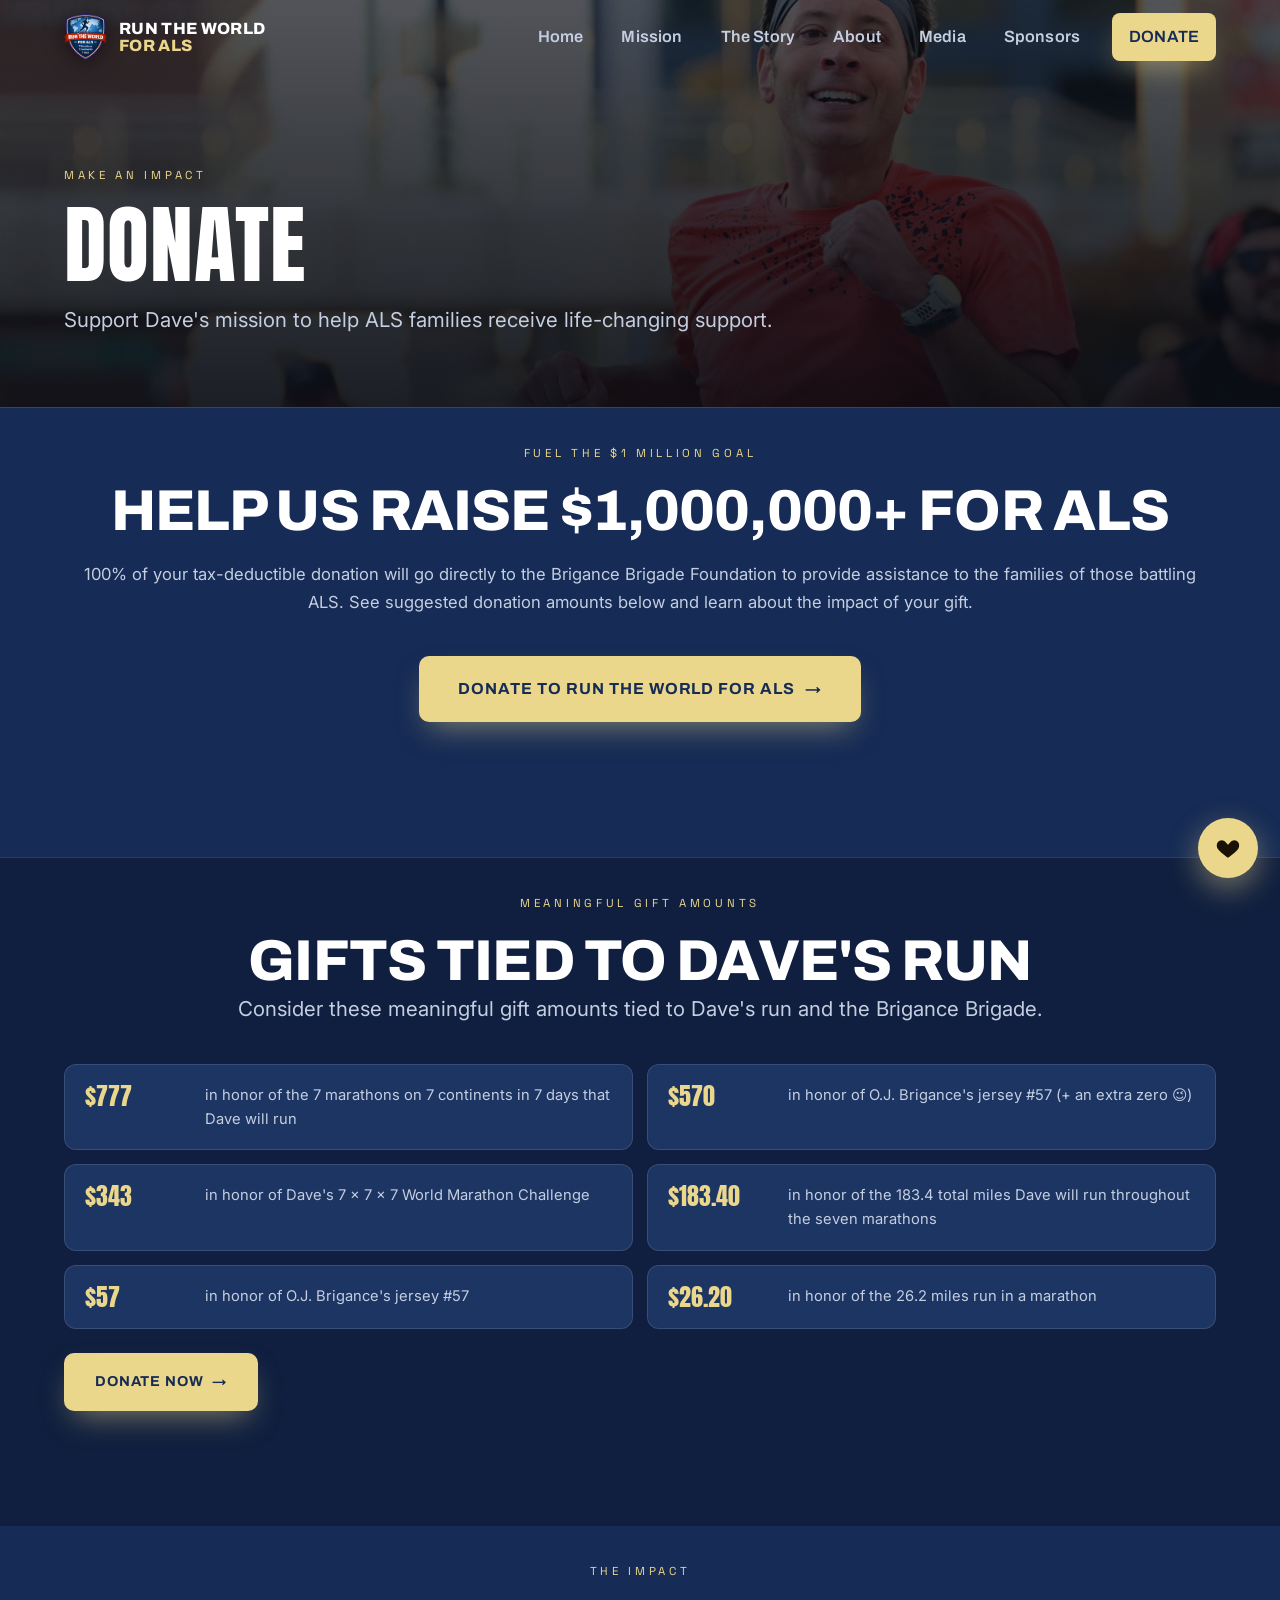
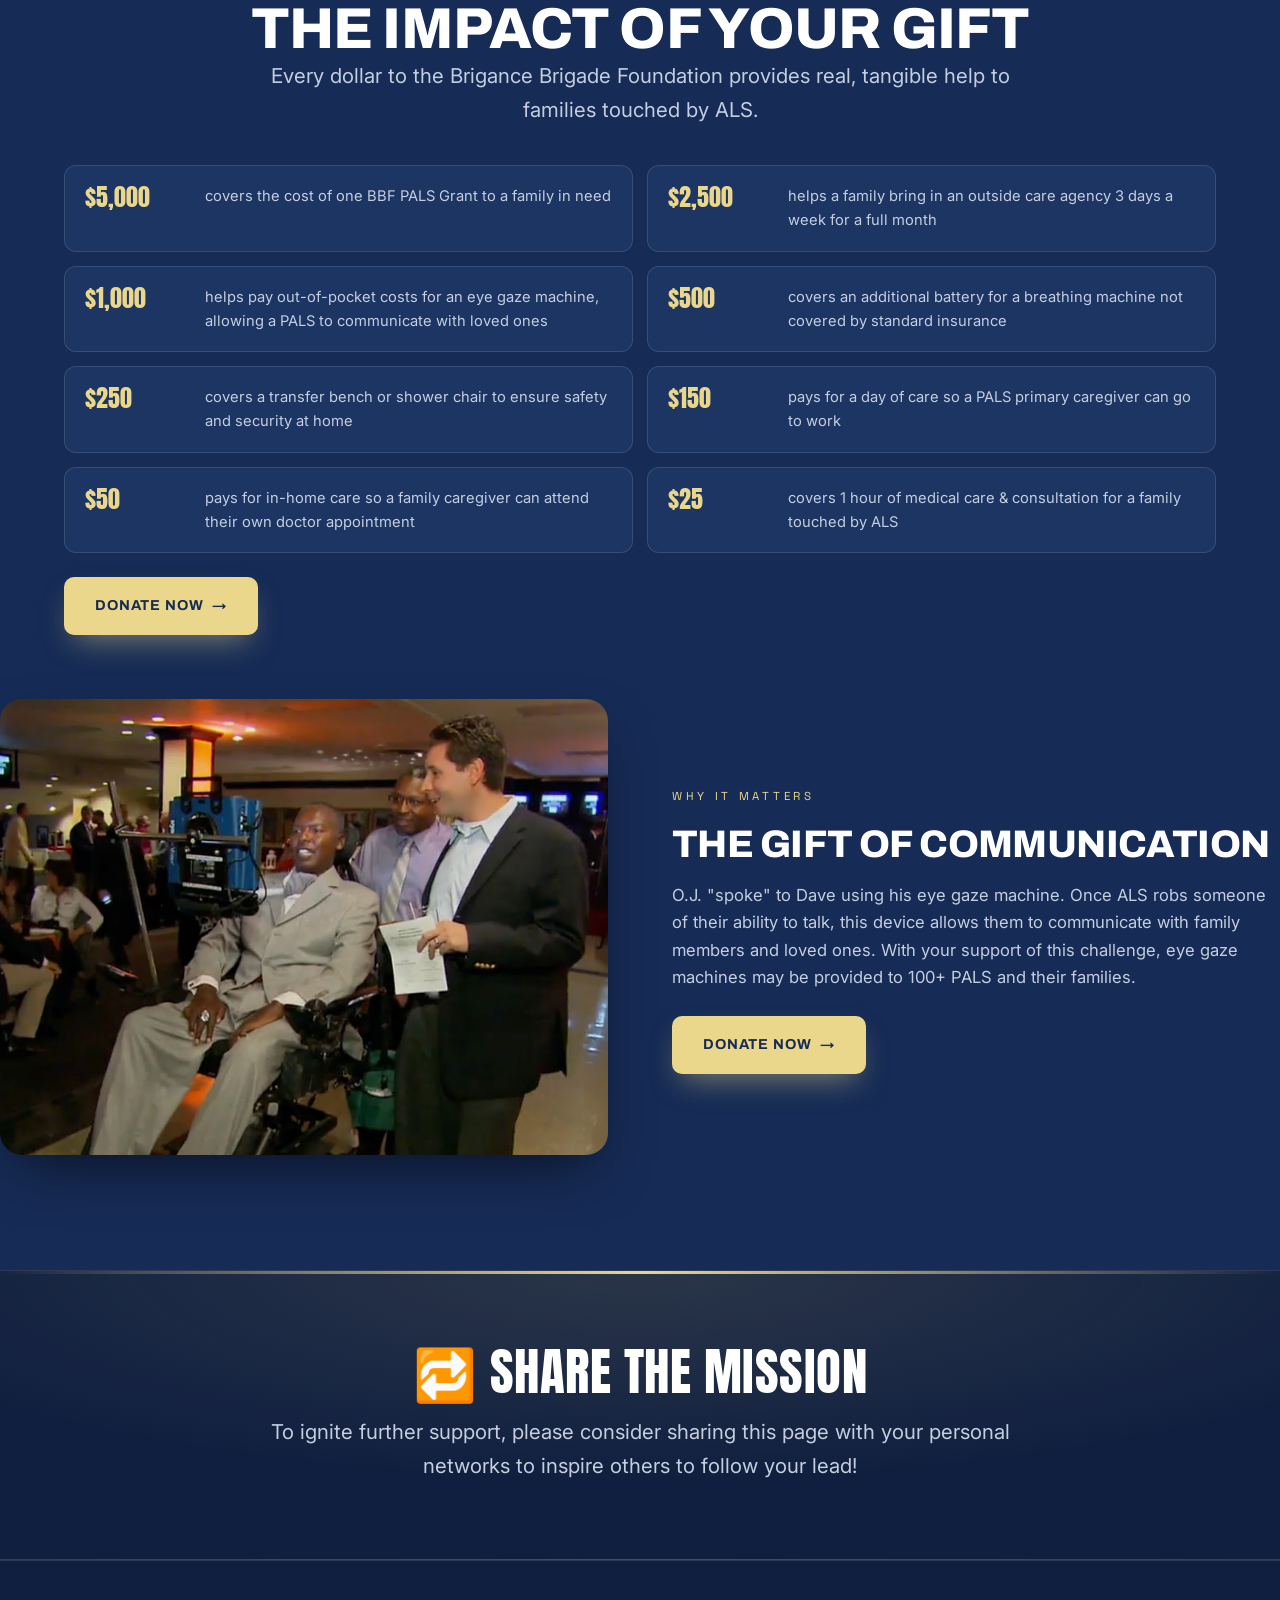
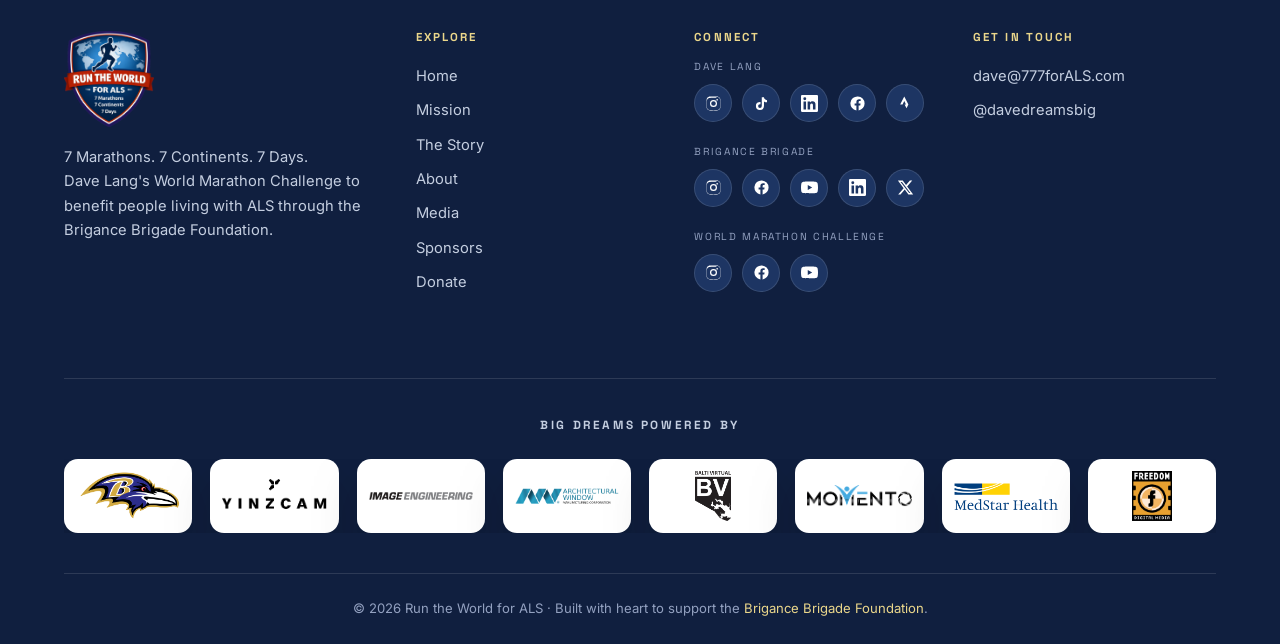
<file: donate.html>
<!DOCTYPE html>
<html lang="en">
<head>
<!-- Google tag (gtag.js) -->
<script async src="https://www.googletagmanager.com/gtag/js?id=G-1GBB0ZV9VD"></script>
<script>
  window.dataLayer = window.dataLayer || [];
  function gtag(){dataLayer.push(arguments);}
  gtag('js', new Date());

  gtag('config', 'G-1GBB0ZV9VD');
</script>
<meta charset="UTF-8">
<meta name="viewport" content="width=device-width, initial-scale=1.0">
<title>Donate | Run the World for ALS</title>
<meta name="description" content="How to support Dave's Run the World for ALS mission and the Brigance Brigade Foundation.">
<meta property="og:title" content="Donate | Run the World for ALS">
<meta property="og:description" content="How to support Dave's Run the World for ALS mission and the Brigance Brigade Foundation.">
<meta property="og:type" content="website">
<meta property="og:image" content="assets/images/logo-shield.jpg">
<link rel="icon" type="image/x-icon" href="assets/images/favicon.ico">
<link rel="apple-touch-icon" href="assets/images/logo-shield.jpg">
<link rel="preconnect" href="https://fonts.googleapis.com">
<link rel="preconnect" href="https://fonts.gstatic.com" crossorigin>
<link href="https://fonts.googleapis.com/css2?family=Anton&family=Archivo:wght@400;600;700;800;900&family=Inter:wght@400;500;600;700&family=Space+Grotesk:wght@400;500;600;700&display=swap" rel="stylesheet">
<link rel="stylesheet" href="assets/css/style.css">
</head>
<body>
<header class="site-header">
  <div class="wrap nav">
    <a href="index.html" class="brand">
      <img src="assets/images/logo-shield.jpg" alt="Run the World for ALS logo">
      <span class="brand-text"><b>Run the World</b><span>For ALS</span></span>
    </a>
    <nav class="nav-links" id="navLinks">
      <a href="index.html">Home</a><a href="mission.html">Mission</a><a href="story.html">The Story</a><a href="about.html">About</a><a href="media.html">Media</a><a href="sponsors.html">Sponsors</a>
      <a href="donate.html" class="btn btn--primary nav-cta">Donate</a>
    </nav>
    <button class="nav-toggle" id="navToggle" aria-label="Menu" aria-expanded="false">
      <span></span><span></span><span></span>
    </button>
  </div>
</header>
<main>

<section class="page-hero">
  <div class="page-hero__bg"><img src="assets/images/header_donate.jpg" alt="Donate" style="object-position:center 30%;"></div>
  <div class="page-hero__inner"><div class="wrap">
    <span class="eyebrow">Make An Impact</span>
    <h1 class="h-display">Donate</h1>
    <p class="lead">Support Dave's mission to help ALS families receive life-changing support.</p>
  </div></div>
</section>

<section class="section" style="padding-top:30px;">
  <div class="wrap">
	  <div class="center" style="margin-bottom:20px;">
		  <span class="eyebrow">Fuel the $1 Million Goal</span>
      <h2 class="section-title" style="margin-bottom:20px">Help Us Raise $1,000,000+ For ALS</h2>
		  <p>100% of your tax-deductible donation will go directly to the Brigance Brigade Foundation to provide assistance to the families of those battling ALS. See suggested donation amounts below and learn about the impact of your gift.</p>
		  <p>&nbsp;</p>
		  <a href="https://givestar.io/gs/run-the-world-for-als" class="btn btn--primary btn--lg" style="margin-top:12px">Donate to Run the World for ALS <span class="arrow">&rarr;</span></a>
    </div>
    <!--<div class="give-grid">-->
      <!--<div class="give-card reveal">
        <h3>Help Dave Reach the Start Line</h3>
        <p>Assist with the remaining part of Dave's World Marathon Challenge entry fee &mdash; which covers intercontinental flights, race aid, medical support and meals.</p>
        <a href="https://my.cheddarup.com/c/daves-wmc" target="_blank" rel="noopener" class="btn btn--primary btn--block">Donate to Dave's World Marathon Challenge</a>
      </div>
      <div class="give-card reveal">
        <h3>Fuel the $100K+ Goal</h3>
        <p>Help Dave surpass his ambitious $100,000+ fundraising goal. 100% of your tax-deductible donation will go directly towards the Brigance Brigade Foundation to provide assistance to those battling ALS and to their families. See suggested donation amounts below and learn about the impact of your gift.</p>
        <a href="https://givestar.io/gs/run-the-world-for-als" target="_blank" rel="noopener" class="btn btn--primary btn--block">Donate to Run the World for ALS</a>
      </div>
    </div>-->
  </div>
</section>

<section class="section" style="background:var(--bg-2);border-top:1px solid var(--border);padding-top:30px;">
  <div class="wrap">
    <div class="center" style="margin-bottom:38px">
      <span class="eyebrow reveal">Meaningful Gift Amounts</span>
      <h2 class="section-title reveal">Gifts Tied to Dave's Run</h2>
      <p class="lead mx-auto reveal">Consider these meaningful gift amounts tied to Dave's run and the Brigance Brigade.</p>
    </div>
    <div class="amount-grid"><div class="amount reveal"><div class="amount__val">$777</div><div class="amount__txt">in honor of the 7 marathons on 7 continents in 7 days that Dave will run</div></div><div class="amount reveal"><div class="amount__val">$570</div><div class="amount__txt">in honor of O.J. Brigance's jersey #57 (+ an extra zero &#128521;)</div></div><!--<div class="amount reveal"><div class="amount__val">$465</div><div class="amount__txt">in honor of the number of people in the U.S. diagnosed with ALS each month</div></div>--><div class="amount reveal"><div class="amount__val">$343</div><div class="amount__txt">in honor of Dave's 7 &times; 7 &times; 7 World Marathon Challenge</div></div><!--<div class="amount reveal"><div class="amount__val">$295.37</div><div class="amount__txt">in honor of the 295.365 kilometers Dave will run throughout the seven marathons</div></div>--><div class="amount reveal"><div class="amount__val">$183.40</div><div class="amount__txt">in honor of the 183.4 total miles Dave will run throughout the seven marathons</div></div><div class="amount reveal"><div class="amount__val">$57</div><div class="amount__txt">in honor of O.J. Brigance's jersey #57</div></div><div class="amount reveal"><div class="amount__val">$26.20</div><div class="amount__txt">in honor of the 26.2 miles run in a marathon</div></div></div>
	  <a href="https://givestar.io/gs/run-the-world-for-als" target="_blank" rel="noopener" class="btn btn--primary" style="margin-top:24px;">Donate Now <span class="arrow">&rarr;</span></a>
  </div>
</section>

<section class="section" style="padding-top:30px;">
  <div class="wrap">
    <div class="center" style="margin-bottom:38px">
      <span class="eyebrow reveal">The Impact</span>
      <h2 class="section-title reveal">The Impact of Your Gift</h2>
      <p class="lead mx-auto reveal">Every dollar to the Brigance Brigade Foundation provides real, tangible help to families touched by ALS.</p>
    </div>
    <div class="amount-grid"><div class="amount reveal"><div class="amount__val">$5,000</div><div class="amount__txt">covers the cost of one BBF PALS Grant to a family in need</div></div><div class="amount reveal"><div class="amount__val">$2,500</div><div class="amount__txt">helps a family bring in an outside care agency 3 days a week for a full month</div></div><div class="amount reveal"><div class="amount__val">$1,000</div><div class="amount__txt">helps pay out-of-pocket costs for an eye gaze machine, allowing a PALS to communicate with loved ones</div></div><div class="amount reveal"><div class="amount__val">$500</div><div class="amount__txt">covers an additional battery for a breathing machine not covered by standard insurance</div></div><div class="amount reveal"><div class="amount__val">$250</div><div class="amount__txt">covers a transfer bench or shower chair to ensure safety and security at home</div></div><div class="amount reveal"><div class="amount__val">$150</div><div class="amount__txt">pays for a day of care so a PALS primary caregiver can go to work</div></div><div class="amount reveal"><div class="amount__val">$50</div><div class="amount__txt">pays for in-home care so a family caregiver can attend their own doctor appointment</div></div><div class="amount reveal"><div class="amount__val">$25</div><div class="amount__txt">covers 1 hour of medical care &amp; consultation for a family touched by ALS</div></div><!--<div class="amount reveal"><div class="amount__val">$10</div><div class="amount__txt">covers the cost of a gait belt so someone with ALS can be transferred more safely</div>--></div><a href="https://givestar.io/gs/run-the-world-for-als" target="_blank" rel="noopener" class="btn btn--primary" style="margin-top:24px;">Donate Now <span class="arrow">&rarr;</span></a></div>
	
    <div class="feature" style="margin-top:64px">
      <div class="feature__media reveal"><img src="assets/images/img_donate_04725db375.jpg" alt="O.J. Brigance using an eye gaze machine" style="object-position:center top;"></div>
      <div class="reveal">
        <span class="eyebrow">Why It Matters</span>
        <h3 class="section-title" style="font-size:clamp(1.6rem,3vw,2.4rem);margin-bottom:18px">The Gift of Communication</h3>
        <p>O.J. "spoke" to Dave using his eye gaze machine. Once ALS robs someone of their ability to talk, this device allows them to communicate with family members and loved ones. With your support of this challenge, eye gaze machines may be provided to 100+ PALS and their families.</p>
        <a href="https://givestar.io/gs/run-the-world-for-als" target="_blank" rel="noopener" class="btn btn--primary" style="margin-top:24px">Donate Now <span class="arrow">&rarr;</span></a>
      </div>
    </div>
  </div>
</section>

<section class="cta-band section--tight">
  <div class="amber-rule" style="position:absolute;top:0;left:0;right:0"></div>
  <div class="wrap reveal">
    <h2 class="h-display">&#128257; Share The Mission</h2>
    <p class="lead mx-auto">To ignite further support, please consider sharing this page with your personal networks to inspire others to follow your lead!</p>
  </div>
</section>

</main>
<footer class="site-footer">
  <div class="wrap">
    <div class="footer-top">
      <div class="footer-brand">
        <img src="assets/images/logo-shield.jpg" alt="Run the World for ALS">
        <p>7 Marathons. 7 Continents. 7 Days.<br>Dave Lang's World Marathon Challenge to benefit people living with ALS through the Brigance Brigade Foundation.</p>
      </div>
      <div class="footer-col">
        <h4>Explore</h4>
        <a href="index.html">Home</a>
        <a href="mission.html">Mission</a>
        <a href="story.html">The Story</a>
        <a href="about.html">About</a>
		<a href="media.html">Media</a>
        <a href="sponsors.html">Sponsors</a>
        <a href="donate.html">Donate</a>
      </div>
      <div class="footer-col">
        <h4>Connect</h4>
        <div class="social-group"><div class="sg-label">Dave Lang</div><div class="social-row"><a href="https://www.instagram.com/davedreamsbig" target="_blank" rel="noopener" aria-label="Dave Lang instagram"><svg viewBox="0 0 24 24"><path d="M12 2.2c3.2 0 3.6 0 4.8.07 1.2.05 1.8.25 2.2.42.6.22 1 .48 1.4.9.42.4.7.8.9 1.4.2.4.4 1 .42 2.2.07 1.2.07 1.6.07 4.8s0 3.6-.07 4.8c-.05 1.2-.25 1.8-.42 2.2-.22.6-.48 1-.9 1.4-.4.42-.8.7-1.4.9-.4.2-1 .4-2.2.42-1.2.07-1.6.07-4.8.07s-3.6 0-4.8-.07c-1.2-.05-1.8-.25-2.2-.42-.6-.22-1-.48-1.4-.9-.42-.4-.7-.8-.9-1.4-.2-.4-.4-1-.42-2.2C2.2 15.6 2.2 15.2 2.2 12s0-3.6.07-4.8c.05-1.2.25-1.8.42-2.2.22-.6.48-1 .9-1.4.4-.42.8-.7 1.4-.9.4-.2 1-.4 2.2-.42C8.4 2.2 8.8 2.2 12 2.2zm0 1.8c-3.1 0-3.5 0-4.7.07-1.1.05-1.7.24-2.1.4-.5.2-.9.43-1.3.83-.4.4-.63.8-.83 1.3-.16.4-.35 1-.4 2.1C2.6 8.5 2.6 8.9 2.6 12s0 3.5.07 4.7c.05 1.1.24 1.7.4 2.1.2.5.43.9.83 1.3.4.4.8.63 1.3.83.4.16 1 .35 2.1.4 1.2.07 1.6.07 4.7.07s3.5 0 4.7-.07c1.1-.05 1.7-.24 2.1-.4.5-.2.9-.43 1.3-.83.4-.4.63-.8.83-1.3.16-.4.35-1 .4-2.1.07-1.2.07-1.6.07-4.7s0-3.5-.07-4.7c-.05-1.1-.24-1.7-.4-2.1-.2-.5-.43-.9-.83-1.3-.4-.4-.8-.63-1.3-.83-.4-.16-1-.35-2.1-.4C15.5 4 15.1 4 12 4zm0 3.06A4.94 4.94 0 1 0 12 17a4.94 4.94 0 0 0 0-9.88zm0 8.15A3.2 3.2 0 1 1 12 8.8a3.2 3.2 0 0 1 0 6.4zm6.3-8.35a1.15 1.15 0 1 1-2.3 0 1.15 1.15 0 0 1 2.3 0z"/></svg></a><a href="https://www.tiktok.com/@davedreamsbig" target="_blank" rel="noopener" aria-label="Dave Lang tiktok"><svg viewBox="0 0 24 24"><path d="M16.6 5.82a4.28 4.28 0 0 1-1.1-2.82h-3.1v12.6a2.6 2.6 0 1 1-2.6-2.6c.27 0 .53.04.78.12V9.9a5.7 5.7 0 0 0-.78-.06 5.7 5.7 0 1 0 5.7 5.7V9.01a7.34 7.34 0 0 0 4.3 1.38V7.28a4.28 4.28 0 0 1-3.2-1.46z"/></svg></a><a href="https://www.linkedin.com/in/davelang/" target="_blank" rel="noopener" aria-label="Dave Lang linkedin"><svg viewBox="0 0 24 24"><path d="M20.45 20.45h-3.56v-5.57c0-1.33-.02-3.04-1.85-3.04-1.85 0-2.14 1.45-2.14 2.94v5.67H9.35V9h3.42v1.56h.05c.48-.9 1.64-1.85 3.37-1.85 3.6 0 4.27 2.37 4.27 5.46v6.28zM5.34 7.43a2.06 2.06 0 1 1 0-4.13 2.06 2.06 0 0 1 0 4.13zM7.12 20.45H3.55V9h3.57v11.45zM22.22 0H1.77C.8 0 0 .78 0 1.74v20.52C0 23.22.8 24 1.77 24h20.45c.98 0 1.78-.78 1.78-1.74V1.74C24 .78 23.2 0 22.22 0z"/></svg></a><a href="https://www.facebook.com/dmlang" target="_blank" rel="noopener" aria-label="Dave Lang facebook"><svg viewBox="0 0 24 24"><path d="M22 12a10 10 0 1 0-11.56 9.88v-6.99H7.9V12h2.54V9.8c0-2.5 1.49-3.9 3.78-3.9 1.09 0 2.24.2 2.24.2v2.46h-1.26c-1.24 0-1.63.77-1.63 1.56V12h2.78l-.44 2.89h-2.34v6.99A10 10 0 0 0 22 12z"/></svg></a><a href="https://www.strava.com/athletes/34106378" target="_blank" rel="noopener" aria-label="Dave Lang strava"><svg viewBox="0 0 24 24"><path d="M15.39 17.06 13.5 13.3h-2.77l2.66 5.3 2.66-5.3h-2.77zM10.27 2 4.5 13.3h3.4l2.37-4.76 2.37 4.76h3.39L10.27 2z"/></svg></a></div></div>
        <div class="social-group"><div class="sg-label">Brigance Brigade</div><div class="social-row"><a href="https://www.instagram.com/brigancebrigade/" target="_blank" rel="noopener" aria-label="Brigance Brigade instagram"><svg viewBox="0 0 24 24"><path d="M12 2.2c3.2 0 3.6 0 4.8.07 1.2.05 1.8.25 2.2.42.6.22 1 .48 1.4.9.42.4.7.8.9 1.4.2.4.4 1 .42 2.2.07 1.2.07 1.6.07 4.8s0 3.6-.07 4.8c-.05 1.2-.25 1.8-.42 2.2-.22.6-.48 1-.9 1.4-.4.42-.8.7-1.4.9-.4.2-1 .4-2.2.42-1.2.07-1.6.07-4.8.07s-3.6 0-4.8-.07c-1.2-.05-1.8-.25-2.2-.42-.6-.22-1-.48-1.4-.9-.42-.4-.7-.8-.9-1.4-.2-.4-.4-1-.42-2.2C2.2 15.6 2.2 15.2 2.2 12s0-3.6.07-4.8c.05-1.2.25-1.8.42-2.2.22-.6.48-1 .9-1.4.4-.42.8-.7 1.4-.9.4-.2 1-.4 2.2-.42C8.4 2.2 8.8 2.2 12 2.2zm0 1.8c-3.1 0-3.5 0-4.7.07-1.1.05-1.7.24-2.1.4-.5.2-.9.43-1.3.83-.4.4-.63.8-.83 1.3-.16.4-.35 1-.4 2.1C2.6 8.5 2.6 8.9 2.6 12s0 3.5.07 4.7c.05 1.1.24 1.7.4 2.1.2.5.43.9.83 1.3.4.4.8.63 1.3.83.4.16 1 .35 2.1.4 1.2.07 1.6.07 4.7.07s3.5 0 4.7-.07c1.1-.05 1.7-.24 2.1-.4.5-.2.9-.43 1.3-.83.4-.4.63-.8.83-1.3.16-.4.35-1 .4-2.1.07-1.2.07-1.6.07-4.7s0-3.5-.07-4.7c-.05-1.1-.24-1.7-.4-2.1-.2-.5-.43-.9-.83-1.3-.4-.4-.8-.63-1.3-.83-.4-.16-1-.35-2.1-.4C15.5 4 15.1 4 12 4zm0 3.06A4.94 4.94 0 1 0 12 17a4.94 4.94 0 0 0 0-9.88zm0 8.15A3.2 3.2 0 1 1 12 8.8a3.2 3.2 0 0 1 0 6.4zm6.3-8.35a1.15 1.15 0 1 1-2.3 0 1.15 1.15 0 0 1 2.3 0z"/></svg></a><a href="https://www.facebook.com/BriganceBrigade" target="_blank" rel="noopener" aria-label="Brigance Brigade facebook"><svg viewBox="0 0 24 24"><path d="M22 12a10 10 0 1 0-11.56 9.88v-6.99H7.9V12h2.54V9.8c0-2.5 1.49-3.9 3.78-3.9 1.09 0 2.24.2 2.24.2v2.46h-1.26c-1.24 0-1.63.77-1.63 1.56V12h2.78l-.44 2.89h-2.34v6.99A10 10 0 0 0 22 12z"/></svg></a><a href="https://www.youtube.com/@BriganceBrigade" target="_blank" rel="noopener" aria-label="Brigance Brigade youtube"><svg viewBox="0 0 24 24"><path d="M23.5 6.2a3 3 0 0 0-2.12-2.12C19.5 3.55 12 3.55 12 3.55s-7.5 0-9.38.53A3 3 0 0 0 .5 6.2 31.3 31.3 0 0 0 0 12a31.3 31.3 0 0 0 .5 5.8 3 3 0 0 0 2.12 2.12c1.88.53 9.38.53 9.38.53s7.5 0 9.38-.53a3 3 0 0 0 2.12-2.12A31.3 31.3 0 0 0 24 12a31.3 31.3 0 0 0-.5-5.8zM9.55 15.57V8.43L15.82 12l-6.27 3.57z"/></svg></a><a href="https://www.linkedin.com/company/brigance-brigade-foundation/" target="_blank" rel="noopener" aria-label="Brigance Brigade linkedin"><svg viewBox="0 0 24 24"><path d="M20.45 20.45h-3.56v-5.57c0-1.33-.02-3.04-1.85-3.04-1.85 0-2.14 1.45-2.14 2.94v5.67H9.35V9h3.42v1.56h.05c.48-.9 1.64-1.85 3.37-1.85 3.6 0 4.27 2.37 4.27 5.46v6.28zM5.34 7.43a2.06 2.06 0 1 1 0-4.13 2.06 2.06 0 0 1 0 4.13zM7.12 20.45H3.55V9h3.57v11.45zM22.22 0H1.77C.8 0 0 .78 0 1.74v20.52C0 23.22.8 24 1.77 24h20.45c.98 0 1.78-.78 1.78-1.74V1.74C24 .78 23.2 0 22.22 0z"/></svg></a><a href="https://x.com/BriganceBrigade" target="_blank" rel="noopener" aria-label="Brigance Brigade x"><svg viewBox="0 0 24 24"><path d="M18.24 2.25h3.31l-7.23 8.26 8.5 11.24h-6.66l-5.22-6.82-5.97 6.82H1.66l7.73-8.84L1.25 2.25h6.83l4.71 6.23 5.45-6.23zm-1.16 17.52h1.83L7.01 4.12H5.04l12.04 15.65z"/></svg></a></div></div>
        <div class="social-group"><div class="sg-label">World Marathon Challenge</div><div class="social-row"><a href="https://www.instagram.com/worldmarathonchallenge777/" target="_blank" rel="noopener" aria-label="World Marathon Challenge instagram"><svg viewBox="0 0 24 24"><path d="M12 2.2c3.2 0 3.6 0 4.8.07 1.2.05 1.8.25 2.2.42.6.22 1 .48 1.4.9.42.4.7.8.9 1.4.2.4.4 1 .42 2.2.07 1.2.07 1.6.07 4.8s0 3.6-.07 4.8c-.05 1.2-.25 1.8-.42 2.2-.22.6-.48 1-.9 1.4-.4.42-.8.7-1.4.9-.4.2-1 .4-2.2.42-1.2.07-1.6.07-4.8.07s-3.6 0-4.8-.07c-1.2-.05-1.8-.25-2.2-.42-.6-.22-1-.48-1.4-.9-.42-.4-.7-.8-.9-1.4-.2-.4-.4-1-.42-2.2C2.2 15.6 2.2 15.2 2.2 12s0-3.6.07-4.8c.05-1.2.25-1.8.42-2.2.22-.6.48-1 .9-1.4.4-.42.8-.7 1.4-.9.4-.2 1-.4 2.2-.42C8.4 2.2 8.8 2.2 12 2.2zm0 1.8c-3.1 0-3.5 0-4.7.07-1.1.05-1.7.24-2.1.4-.5.2-.9.43-1.3.83-.4.4-.63.8-.83 1.3-.16.4-.35 1-.4 2.1C2.6 8.5 2.6 8.9 2.6 12s0 3.5.07 4.7c.05 1.1.24 1.7.4 2.1.2.5.43.9.83 1.3.4.4.8.63 1.3.83.4.16 1 .35 2.1.4 1.2.07 1.6.07 4.7.07s3.5 0 4.7-.07c1.1-.05 1.7-.24 2.1-.4.5-.2.9-.43 1.3-.83.4-.4.63-.8.83-1.3.16-.4.35-1 .4-2.1.07-1.2.07-1.6.07-4.7s0-3.5-.07-4.7c-.05-1.1-.24-1.7-.4-2.1-.2-.5-.43-.9-.83-1.3-.4-.4-.8-.63-1.3-.83-.4-.16-1-.35-2.1-.4C15.5 4 15.1 4 12 4zm0 3.06A4.94 4.94 0 1 0 12 17a4.94 4.94 0 0 0 0-9.88zm0 8.15A3.2 3.2 0 1 1 12 8.8a3.2 3.2 0 0 1 0 6.4zm6.3-8.35a1.15 1.15 0 1 1-2.3 0 1.15 1.15 0 0 1 2.3 0z"/></svg></a><a href="https://www.facebook.com/theworldmarathonchallenge" target="_blank" rel="noopener" aria-label="World Marathon Challenge facebook"><svg viewBox="0 0 24 24"><path d="M22 12a10 10 0 1 0-11.56 9.88v-6.99H7.9V12h2.54V9.8c0-2.5 1.49-3.9 3.78-3.9 1.09 0 2.24.2 2.24.2v2.46h-1.26c-1.24 0-1.63.77-1.63 1.56V12h2.78l-.44 2.89h-2.34v6.99A10 10 0 0 0 22 12z"/></svg></a><a href="https://www.youtube.com/@runbuk" target="_blank" rel="noopener" aria-label="World Marathon Challenge youtube"><svg viewBox="0 0 24 24"><path d="M23.5 6.2a3 3 0 0 0-2.12-2.12C19.5 3.55 12 3.55 12 3.55s-7.5 0-9.38.53A3 3 0 0 0 .5 6.2 31.3 31.3 0 0 0 0 12a31.3 31.3 0 0 0 .5 5.8 3 3 0 0 0 2.12 2.12c1.88.53 9.38.53 9.38.53s7.5 0 9.38-.53a3 3 0 0 0 2.12-2.12A31.3 31.3 0 0 0 24 12a31.3 31.3 0 0 0-.5-5.8zM9.55 15.57V8.43L15.82 12l-6.27 3.57z"/></svg></a></div></div>
      </div>
      <div class="footer-col">
        <h4>Get In Touch</h4>
        <a href="mailto:dave@777forALS.com">dave@777forALS.com</a>
        <a href="https://instagram.com/davedreamsbig" target="_blank" rel="noopener">@davedreamsbig</a>
      </div>
    </div>

    <div class="footer-sponsors">
      <h4>Big Dreams Powered By</h4>
      <div class="footer-sponsors__row"><a class="sponsor-logo" href="https://www.baltimoreravens.com" target="_blank" rel="noopener" title="Baltimore Ravens"><img src="assets/images/ravens.png" alt="Baltimore Ravens"></a><a class="sponsor-logo" href="https://www.yinzcam.com/" target="_blank" rel="noopener" title="YinzCam"><img src="assets/images/yinzcam.png" alt="YinzCam"></a><a class="sponsor-logo" href="https://www.imageengineering.com/" target="_blank" rel="noopener" title="Image Engineering"><img src="assets/images/image-engineering.png" alt="Image Engineering"></a><a class="sponsor-logo" href="https://www.architecturalwindow.com/" target="_blank" rel="noopener" title="Architectural Window"><img src="assets/images/architectural-window.png" alt="Architectural Window"></a><a class="sponsor-logo" href="https://www.baltivirtual.com/" target="_blank" rel="noopener" title="Balti Virtual"><img src="assets/images/balti-virtual.png" alt="Balti Virtual"></a><a class="sponsor-logo" href="https://www.mymomento.com/" target="_blank" rel="noopener" title="Momento"><img src="assets/images/momento.png" alt="Momento"></a><a class="sponsor-logo" href="https://www.medstarhealth.org/" target="_blank" rel="noopener" title="MedStar Health"><img src="assets/images/medstar.png" alt="MedStar Health"></a><a class="sponsor-logo" href="https://www.freedomdigital.net/" target="_blank" rel="noopener" title="Freedom Digital Media"><img src="assets/images/freedom-digital.png" alt="Freedom Digital Media"></a></div>
    </div>

    <div class="footer-bottom">
      <p>&copy; <span id="year">2026</span> Run the World for ALS &middot; Built with heart to support the <a href="https://www.brigancebrigade.org/" target="_blank" rel="noopener">Brigance Brigade Foundation</a>.</p>
    </div>
  </div>
</footer>
<a class="float-donate" href="donate.html" aria-label="Donate">
<svg viewBox="0 0 24 24"><path d="M12 21s-6.7-4.35-9.3-8.06C.9 10.2 1.5 6.7 4.2 5.3c2-1.05 4.2-.35 5.4 1.2L12 9l2.4-2.5c1.2-1.55 3.4-2.25 5.4-1.2 2.7 1.4 3.3 4.9 1.5 7.64C18.7 16.65 12 21 12 21z"/></svg>
</a>
<script src="assets/js/main.js"></script>
</body>
</html>
</file>
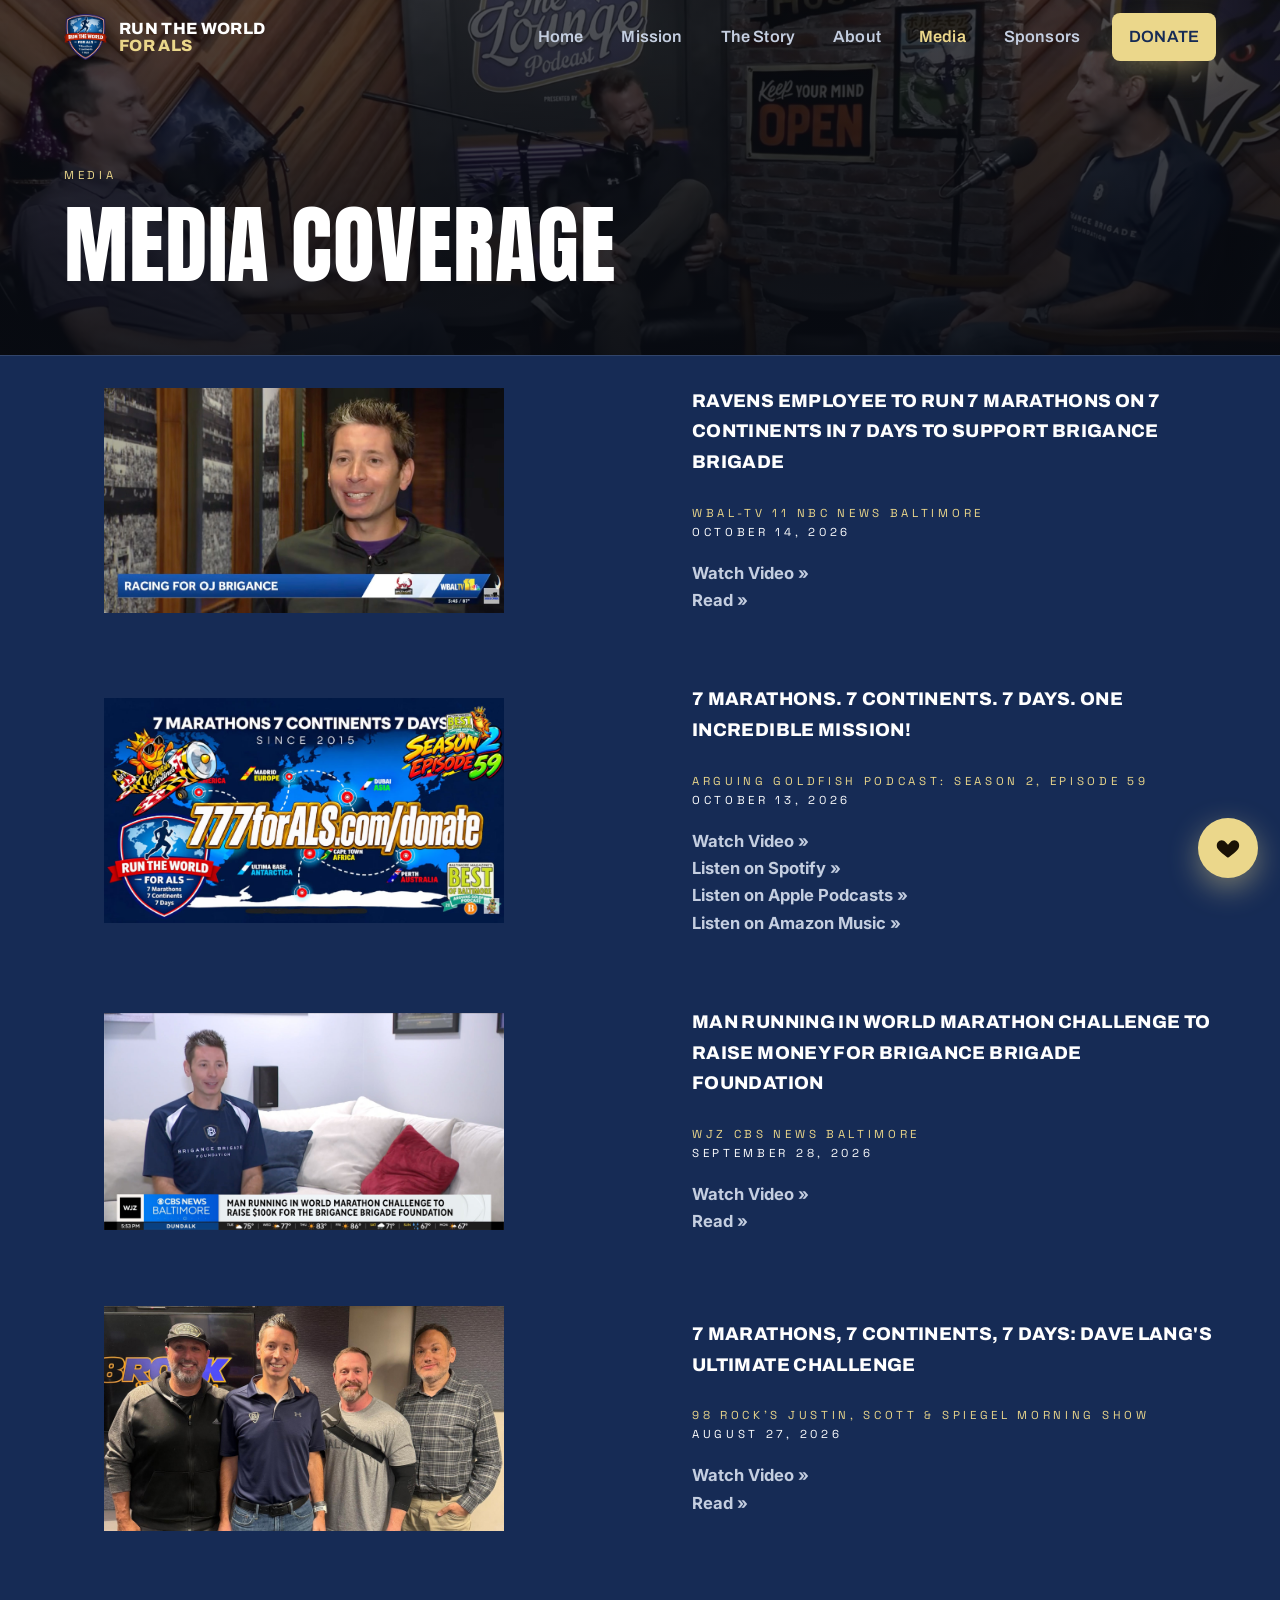
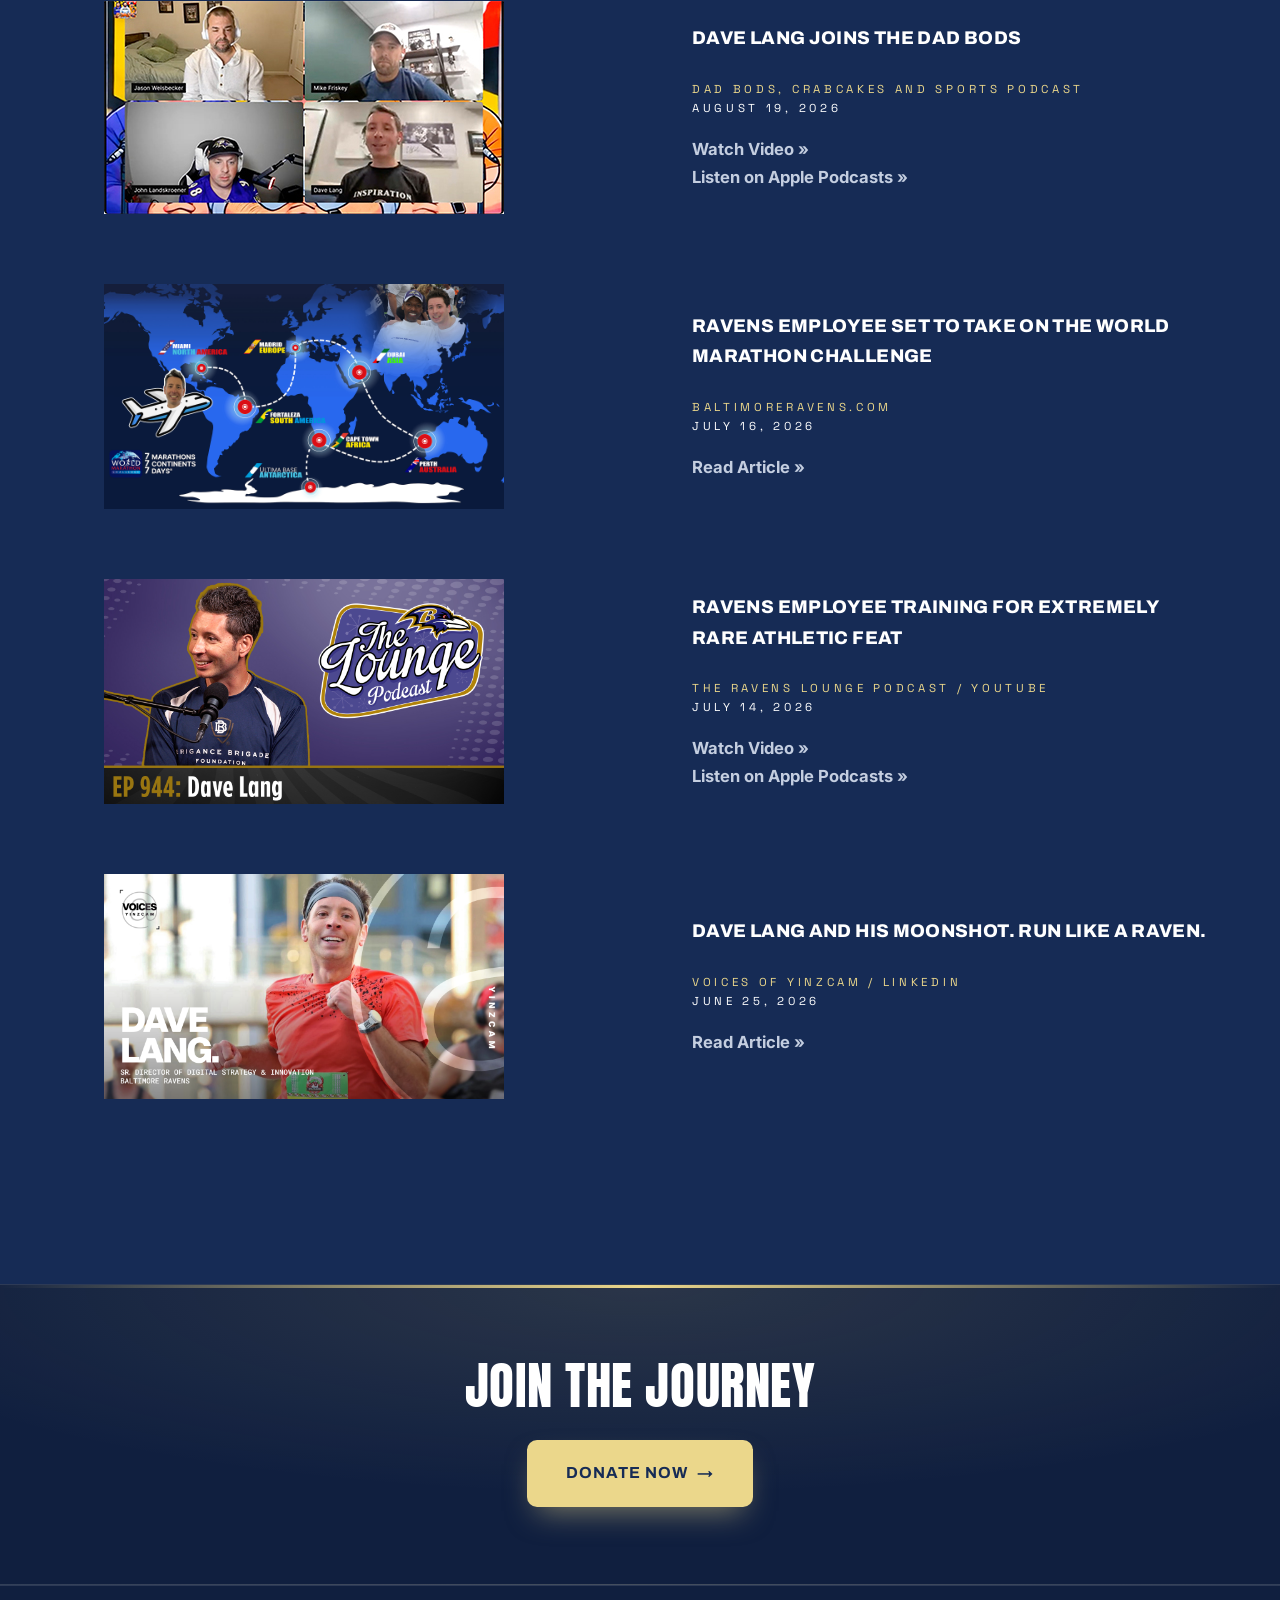
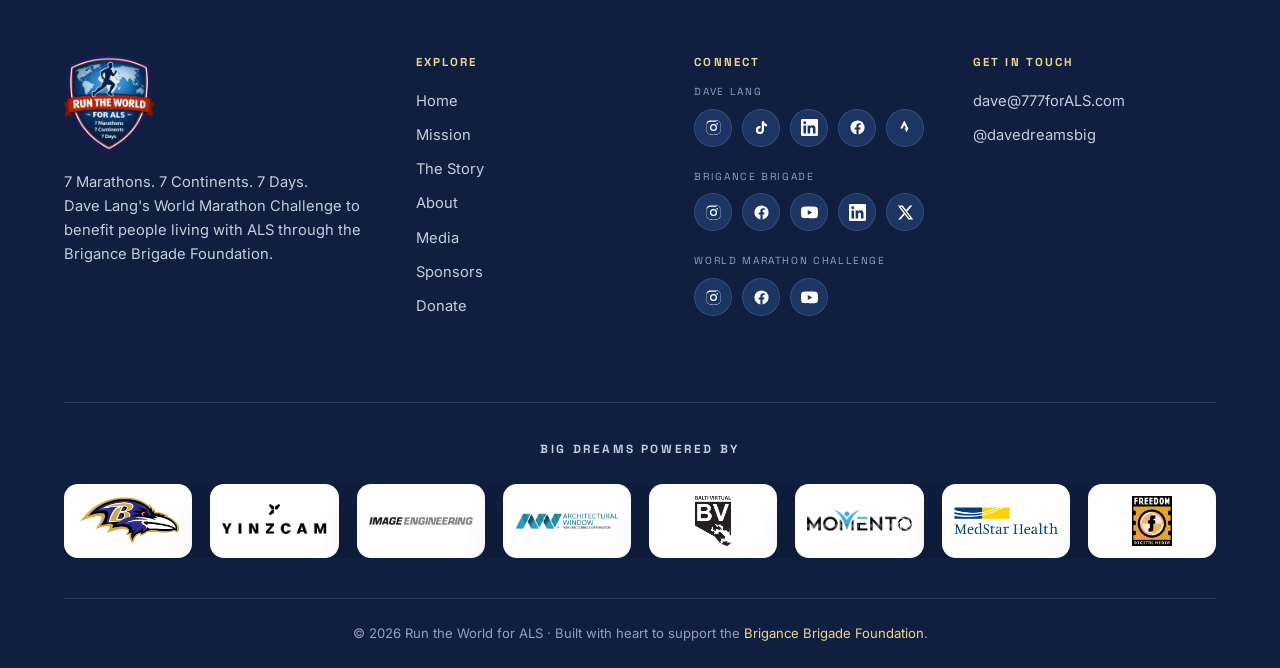
<file: media.html>
<!DOCTYPE html>
<html lang="en">
<head>
<!-- Google tag (gtag.js) -->
<script async src="https://www.googletagmanager.com/gtag/js?id=G-1GBB0ZV9VD"></script>
<script>
  window.dataLayer = window.dataLayer || [];
  function gtag(){dataLayer.push(arguments);}
  gtag('js', new Date());

  gtag('config', 'G-1GBB0ZV9VD');
</script>
<meta charset="UTF-8">
<meta name="viewport" content="width=device-width, initial-scale=1.0">
<title>Media | Run the World for ALS</title>
<meta name="description" content="Media coverage of Dave Lang's Run the World for ALS.">
<meta property="og:title" content="Media | Run the World for ALS">
<meta property="og:description" content="Media coverage of Dave Lang's Run the World for ALS.">
<meta property="og:type" content="website">
<meta property="og:image" content="assets/images/logo-shield.jpg">
<link rel="icon" type="image/x-icon" href="assets/images/favicon.ico">
<link rel="apple-touch-icon" href="assets/images/logo-shield.jpg">
<link rel="preconnect" href="https://fonts.googleapis.com">
<link rel="preconnect" href="https://fonts.gstatic.com" crossorigin>
<link href="https://fonts.googleapis.com/css2?family=Anton&family=Archivo:wght@400;600;700;800;900&family=Inter:wght@400;500;600;700&family=Space+Grotesk:wght@400;500;600;700&display=swap" rel="stylesheet">
<link rel="stylesheet" href="assets/css/style.css">
</head>
<body>
<header class="site-header">
  <div class="wrap nav">
    <a href="index.html" class="brand">
      <img src="assets/images/logo-shield.jpg" alt="Run the World for ALS logo">
      <span class="brand-text"><b>Run the World</b><span>For ALS</span></span>
    </a>
    <nav class="nav-links" id="navLinks">
      <a href="index.html">Home</a><a href="mission.html">Mission</a><a href="story.html">The Story</a><a href="about.html">About</a><a href="media.html"  class="active">Media</a><a href="sponsors.html">Sponsors</a>
      <a href="donate.html" class="btn btn--primary nav-cta">Donate</a>
    </nav>
    <button class="nav-toggle" id="navToggle" aria-label="Menu" aria-expanded="false">
      <span></span><span></span><span></span>
    </button>
  </div>
</header>
<main>

<section class="page-hero">
  <div class="page-hero__bg"><img src="assets/images/media_header.jpg" alt="Media" style="object-position:center 23%;"></div>
  <div class="page-hero__inner"><div class="wrap">
    <span class="eyebrow">Media</span>
    <h1 class="h-display">Media Coverage</h1>
  </div></div>
</section>

<section class="section" style="padding-top:30px;">
  <div class="wrap">
	  
	<div class="feature" style="margin-bottom:70px; margin-left:40px; margin-right:0px;">
      <a href="https://www.youtube.com/watch?v=YcDoT868D3Y" target="new"><img src="assets/images/media_wbal.jpg" alt="WBAL-TV 11 News Baltimore Feature" style="max-height:400px;max-width:400px;width:400px;"></a>
      <div class="reveal">
        <div class="leg-card__continent" style="font-size:1.15em;font-weight:800;"><a href="https://www.youtube.com/watch?v=YcDoT868D3Y" target="new">
Ravens Employee to Run 7 marathons on 7 Continents in 7 Days to Support Brigance Brigade</a></div>
		   <br><span class="eyebrow">WBAL-TV 11 NBC News Baltimore<br><span style="color:#ffffff">October 14, 2026</span></span>
        <div class="text-block">
			<p><a href="https://www.youtube.com/watch?v=YcDoT868D3Y" target="new"><b>Watch Video »</b></a><br><a href="https://www.wbaltv.com/article/ravens-employee-7-marathons-7-continents-7-days-brigance-brigade/74134431" target="new"><b>Read »</b></a></p>
        </div>
      </div>
    </div>
	  
	<div class="feature" style="margin-bottom:70px; margin-left:40px; margin-right:0px;">
      <a href="https://youtu.be/-YB67BOATDc?si=Wq8cj4UwjorPQ6Rp&t=15" target="new"><img src="assets/images/media_arguinggoldfish.jpg" alt="Arguing Goldfish Podcast" style="max-height:400px;max-width:400px;width:400px;"></a>
      <div class="reveal">
        <div class="leg-card__continent" style="font-size:1.15em;font-weight:800;"><a href="https://youtu.be/-YB67BOATDc?si=Wq8cj4UwjorPQ6Rp&t=15" target="new">7 MARATHONS. 7 CONTINENTS. 7 DAYS. ONE INCREDIBLE MISSION!</a></div>
		   <br><span class="eyebrow">Arguing Goldfish Podcast: Season 2, Episode 59<br><span style="color:#ffffff">October 13, 2026</span></span>
        <div class="text-block">
			<p><a href="https://youtu.be/-YB67BOATDc?si=Wq8cj4UwjorPQ6Rp&t=15" target="new"><b>Watch Video »</b></a><br><a href="https://open.spotify.com/episode/2kHHLDBFk1k3PiR2KIWYhR" target="new"><b>Listen on Spotify »</b></a>
			<br><a href="https://podcasts.apple.com/us/podcast/arguing-goldfish-s2-e59-david-lang-7-marathons-7-continents/id1785357628?i=1000796137833" target="new"><b>Listen on Apple Podcasts »</b></a>
			<br><a href="https://music.amazon.com/podcasts/af548caf-fcd9-4d8e-8859-c2338596c6e5/episodes/9a7914e4-aa6a-4938-be9f-aefd3f35d882/arguing-goldfish-arguing-goldfish-s2-e59---david-lang-7-marathons-7-continents-7-days-for-als" target="new"><b>Listen on Amazon Music »</b></a></p>
        </div>
      </div>
    </div>
	  
	<div class="feature" style="margin-bottom:70px; margin-left:40px; margin-right:0px;">
      <a href="https://www.youtube.com/watch?v=TqPelChW0gY" target="new"><img src="assets/images/media_wjz.jpg" alt="CBS News Baltimore Feature" style="max-height:400px;max-width:400px;width:400px;"></a>
      <div class="reveal">
        <div class="leg-card__continent" style="font-size:1.15em;font-weight:800;"><a href="https://www.youtube.com/watch?v=TqPelChW0gY" target="new">
Man running in World Marathon Challenge to raise money for Brigance Brigade Foundation</a></div>
		   <br><span class="eyebrow">WJZ CBS News Baltimore<br><span style="color:#ffffff">September 28, 2026</span></span>
        <div class="text-block">
			<p><a href="https://www.youtube.com/watch?v=TqPelChW0gY" target="new"><b>Watch Video »</b></a><br><a href="https://www.cbsnews.com/baltimore/news/baltimore-ravens-employee-7-marathons-fundraising-o-j-brigance/" target="new"><b>Read »</b></a></p>
        </div>
      </div>
    </div>
	  
	<div class="feature" style="margin-bottom:70px; margin-left:40px; margin-right:0px;">
      <a href="https://www.youtube.com/watch?v=v3MV2HDHr20" target="new"><img src="assets/images/media_jss98rock.jpg" alt="98 Rock's Justin, Scott & Spiegel Morning Show" style="max-height:400px;max-width:400px;width:400px;"></a>
      <div class="reveal">
        <div class="leg-card__continent" style="font-size:1.15em;font-weight:800;"><a href="https://www.youtube.com/watch?v=v3MV2HDHr20" target="new">7 Marathons, 7 Continents, 7 Days: Dave Lang's Ultimate Challenge</a></div>
		   <br><span class="eyebrow">98 Rock's Justin, Scott &amp; Spiegel Morning Show<br><span style="color:#ffffff">August 27, 2026</span></span>
        <div class="text-block">
			<p><a href="https://www.youtube.com/watch?v=v3MV2HDHr20" target="new"><b>Watch Video »</b></a><br><a href="https://www.98online.com/7-marathons-7-continents-7-days-dave-langs-ultimate-challenge" target="new"><b>Read »</b></a></p>
        </div>
      </div>
    </div>
	  
    <div class="feature" style="margin-bottom:70px; margin-left:40px; margin-right:0px;">
      <a href="https://www.youtube.com/watch?v=ciw4qKnUadw" target="new"><img src="assets/images/dadbods_podcast_thumb.jpg" alt="Dadbods Crab Cakes and Sports Live Podcast Appearance" style="max-height:400px;max-width:400px;width:400px;"></a>
      <div class="reveal">
        <div class="leg-card__continent" style="font-size:1.15em;font-weight:800;"><a href="https://www.youtube.com/watch?v=ciw4qKnUadw" target="new">Dave Lang Joins the Dad Bods</a></div>
		   <br><span class="eyebrow">Dad Bods, Crabcakes and Sports Podcast<br><span style="color:#ffffff">August 19, 2026</span></span>
        <div class="text-block">
			<p><a href="https://www.youtube.com/watch?v=ciw4qKnUadw" target="new"><b>Watch Video »</b></a><br><a href="https://podcasts.apple.com/fi/podcast/baltimore-ravens-senior-director-of-digital-strategy/id1796242700?i=1000784450680" target="new"><b>Listen on Apple Podcasts »</b></a></p>
        </div>
      </div>
    </div>
	  
	<div class="feature" style="margin-bottom:70px; margin-left:40px; margin-right:0px;">
      <a href="https://www.baltimoreravens.com/news/ravens-employee-world-marathon-challenge-dave-lang-running-long-distance-seven-continents" target="new"><img src="assets/images/ravens_article_thumb.jpg" alt="Ravens Employee Set to Take on the World Marathon Challenge" style="max-height:400px;max-width:400px;width:400px;"></a>
      <div class="reveal">
        <div class="leg-card__continent" style="font-size:1.15em;font-weight:800;"><a href="https://www.baltimoreravens.com/news/ravens-employee-world-marathon-challenge-dave-lang-running-long-distance-seven-continents" target="new">Ravens Employee Set to Take on the World Marathon Challenge</a></div>
		   <br><span class="eyebrow">BaltimoreRavens.com<br><span style="color:#ffffff">July 16, 2026</span></span>
        <div class="text-block">
			<p><a href="https://www.baltimoreravens.com/news/ravens-employee-world-marathon-challenge-dave-lang-running-long-distance-seven-continents" target="new"><b>Read Article »</b></a></p>
        </div>
      </div>
    </div>
	
	<div class="feature" style="margin-bottom:70px; margin-left:40px; margin-right:0px;">
      <a href="https://www.youtube.com/watch?v=GM1Afu9u7JE" target="new"><img src="assets/images/lounge_podcast_thumb.jpg" alt="The Lounge: Ravens Employee Training for Extremely Rare Athletic Feat" style="max-height:400px;max-width:400px;width:400px;"></a>
      <div class="reveal">
        <div class="leg-card__continent" style="font-size:1.15em;font-weight:800;"><a href="https://www.youtube.com/watch?v=GM1Afu9u7JE" target="new">Ravens Employee Training for Extremely Rare Athletic Feat</a></div>
		   <br><span class="eyebrow">The Ravens Lounge Podcast / YouTube<br><span style="color:#ffffff">July 14, 2026</span></span>
        <div class="text-block">
			<p><a href="https://www.youtube.com/watch?v=GM1Afu9u7JE" target="new"><b>Watch Video »</b></a><br><a href="https://podcasts.apple.com/us/podcast/ravens-employee-training-for-extremely-rare-athletic-feat/id1142013759?i=1000776734221" target="new"><b>Listen on Apple Podcasts »</b></a></p>
        </div>
      </div>
    </div>
	  
	<div class="feature" style="margin-bottom:70px; margin-left:40px; margin-right:0px;">
      <a href="https://www.linkedin.com/pulse/dave-lang-his-moonshot-run-like-raven-yinzcam-inc--dtqtc/" target="new"><img src="assets/images/yinzcam_linkedin_thumb.png" alt="Dave Lang and His Moonshot. Run Like a Raven." style="max-height:400px;max-width:400px;width:400px;"></a>
      <div class="reveal">
        <div class="leg-card__continent" style="font-size:1.15em;font-weight:800;"><a href="https://www.linkedin.com/pulse/dave-lang-his-moonshot-run-like-raven-yinzcam-inc--dtqtc/" target="new">Dave Lang and His Moonshot. Run Like a Raven.</a></div>
		   <br><span class="eyebrow">Voices of YinzCam / LinkedIn<br><span style="color:#ffffff">June 25, 2026</span></span>
        <div class="text-block">
			<p><a href="https://www.linkedin.com/pulse/dave-lang-his-moonshot-run-like-raven-yinzcam-inc--dtqtc/" target="new"><b>Read Article »</b></a></p>
        </div>
      </div>
    </div>

</section>

<section class="cta-band section--tight">
  <div class="amber-rule" style="position:absolute;top:0;left:0;right:0"></div>
  <div class="wrap reveal">
    <h2 class="h-display">Join The Journey</h2>
    <a href="donate.html" class="btn btn--primary btn--lg" style="margin-top:12px">Donate Now <span class="arrow">&rarr;</span></a>
  </div>
</section>

</main>
<footer class="site-footer">
  <div class="wrap">
    <div class="footer-top">
      <div class="footer-brand">
        <img src="assets/images/logo-shield.jpg" alt="Run the World for ALS">
        <p>7 Marathons. 7 Continents. 7 Days.<br>Dave Lang's World Marathon Challenge to benefit people living with ALS through the Brigance Brigade Foundation.</p>
      </div>
      <div class="footer-col">
        <h4>Explore</h4>
        <a href="index.html">Home</a>
        <a href="mission.html">Mission</a>
        <a href="story.html">The Story</a>
        <a href="about.html">About</a>
		<a href="media.html">Media</a>
        <a href="sponsors.html">Sponsors</a>
        <a href="donate.html">Donate</a>
      </div>
      <div class="footer-col">
        <h4>Connect</h4>
        <div class="social-group"><div class="sg-label">Dave Lang</div><div class="social-row"><a href="https://www.instagram.com/davedreamsbig" target="_blank" rel="noopener" aria-label="Dave Lang instagram"><svg viewBox="0 0 24 24"><path d="M12 2.2c3.2 0 3.6 0 4.8.07 1.2.05 1.8.25 2.2.42.6.22 1 .48 1.4.9.42.4.7.8.9 1.4.2.4.4 1 .42 2.2.07 1.2.07 1.6.07 4.8s0 3.6-.07 4.8c-.05 1.2-.25 1.8-.42 2.2-.22.6-.48 1-.9 1.4-.4.42-.8.7-1.4.9-.4.2-1 .4-2.2.42-1.2.07-1.6.07-4.8.07s-3.6 0-4.8-.07c-1.2-.05-1.8-.25-2.2-.42-.6-.22-1-.48-1.4-.9-.42-.4-.7-.8-.9-1.4-.2-.4-.4-1-.42-2.2C2.2 15.6 2.2 15.2 2.2 12s0-3.6.07-4.8c.05-1.2.25-1.8.42-2.2.22-.6.48-1 .9-1.4.4-.42.8-.7 1.4-.9.4-.2 1-.4 2.2-.42C8.4 2.2 8.8 2.2 12 2.2zm0 1.8c-3.1 0-3.5 0-4.7.07-1.1.05-1.7.24-2.1.4-.5.2-.9.43-1.3.83-.4.4-.63.8-.83 1.3-.16.4-.35 1-.4 2.1C2.6 8.5 2.6 8.9 2.6 12s0 3.5.07 4.7c.05 1.1.24 1.7.4 2.1.2.5.43.9.83 1.3.4.4.8.63 1.3.83.4.16 1 .35 2.1.4 1.2.07 1.6.07 4.7.07s3.5 0 4.7-.07c1.1-.05 1.7-.24 2.1-.4.5-.2.9-.43 1.3-.83.4-.4.63-.8.83-1.3.16-.4.35-1 .4-2.1.07-1.2.07-1.6.07-4.7s0-3.5-.07-4.7c-.05-1.1-.24-1.7-.4-2.1-.2-.5-.43-.9-.83-1.3-.4-.4-.8-.63-1.3-.83-.4-.16-1-.35-2.1-.4C15.5 4 15.1 4 12 4zm0 3.06A4.94 4.94 0 1 0 12 17a4.94 4.94 0 0 0 0-9.88zm0 8.15A3.2 3.2 0 1 1 12 8.8a3.2 3.2 0 0 1 0 6.4zm6.3-8.35a1.15 1.15 0 1 1-2.3 0 1.15 1.15 0 0 1 2.3 0z"/></svg></a><a href="https://www.tiktok.com/@davedreamsbig" target="_blank" rel="noopener" aria-label="Dave Lang tiktok"><svg viewBox="0 0 24 24"><path d="M16.6 5.82a4.28 4.28 0 0 1-1.1-2.82h-3.1v12.6a2.6 2.6 0 1 1-2.6-2.6c.27 0 .53.04.78.12V9.9a5.7 5.7 0 0 0-.78-.06 5.7 5.7 0 1 0 5.7 5.7V9.01a7.34 7.34 0 0 0 4.3 1.38V7.28a4.28 4.28 0 0 1-3.2-1.46z"/></svg></a><a href="https://www.linkedin.com/in/davelang/" target="_blank" rel="noopener" aria-label="Dave Lang linkedin"><svg viewBox="0 0 24 24"><path d="M20.45 20.45h-3.56v-5.57c0-1.33-.02-3.04-1.85-3.04-1.85 0-2.14 1.45-2.14 2.94v5.67H9.35V9h3.42v1.56h.05c.48-.9 1.64-1.85 3.37-1.85 3.6 0 4.27 2.37 4.27 5.46v6.28zM5.34 7.43a2.06 2.06 0 1 1 0-4.13 2.06 2.06 0 0 1 0 4.13zM7.12 20.45H3.55V9h3.57v11.45zM22.22 0H1.77C.8 0 0 .78 0 1.74v20.52C0 23.22.8 24 1.77 24h20.45c.98 0 1.78-.78 1.78-1.74V1.74C24 .78 23.2 0 22.22 0z"/></svg></a><a href="https://www.facebook.com/dmlang" target="_blank" rel="noopener" aria-label="Dave Lang facebook"><svg viewBox="0 0 24 24"><path d="M22 12a10 10 0 1 0-11.56 9.88v-6.99H7.9V12h2.54V9.8c0-2.5 1.49-3.9 3.78-3.9 1.09 0 2.24.2 2.24.2v2.46h-1.26c-1.24 0-1.63.77-1.63 1.56V12h2.78l-.44 2.89h-2.34v6.99A10 10 0 0 0 22 12z"/></svg></a><a href="https://www.strava.com/athletes/34106378" target="_blank" rel="noopener" aria-label="Dave Lang strava"><svg viewBox="0 0 24 24"><path d="M15.39 17.06 13.5 13.3h-2.77l2.66 5.3 2.66-5.3h-2.77zM10.27 2 4.5 13.3h3.4l2.37-4.76 2.37 4.76h3.39L10.27 2z"/></svg></a></div></div>
        <div class="social-group"><div class="sg-label">Brigance Brigade</div><div class="social-row"><a href="https://www.instagram.com/brigancebrigade/" target="_blank" rel="noopener" aria-label="Brigance Brigade instagram"><svg viewBox="0 0 24 24"><path d="M12 2.2c3.2 0 3.6 0 4.8.07 1.2.05 1.8.25 2.2.42.6.22 1 .48 1.4.9.42.4.7.8.9 1.4.2.4.4 1 .42 2.2.07 1.2.07 1.6.07 4.8s0 3.6-.07 4.8c-.05 1.2-.25 1.8-.42 2.2-.22.6-.48 1-.9 1.4-.4.42-.8.7-1.4.9-.4.2-1 .4-2.2.42-1.2.07-1.6.07-4.8.07s-3.6 0-4.8-.07c-1.2-.05-1.8-.25-2.2-.42-.6-.22-1-.48-1.4-.9-.42-.4-.7-.8-.9-1.4-.2-.4-.4-1-.42-2.2C2.2 15.6 2.2 15.2 2.2 12s0-3.6.07-4.8c.05-1.2.25-1.8.42-2.2.22-.6.48-1 .9-1.4.4-.42.8-.7 1.4-.9.4-.2 1-.4 2.2-.42C8.4 2.2 8.8 2.2 12 2.2zm0 1.8c-3.1 0-3.5 0-4.7.07-1.1.05-1.7.24-2.1.4-.5.2-.9.43-1.3.83-.4.4-.63.8-.83 1.3-.16.4-.35 1-.4 2.1C2.6 8.5 2.6 8.9 2.6 12s0 3.5.07 4.7c.05 1.1.24 1.7.4 2.1.2.5.43.9.83 1.3.4.4.8.63 1.3.83.4.16 1 .35 2.1.4 1.2.07 1.6.07 4.7.07s3.5 0 4.7-.07c1.1-.05 1.7-.24 2.1-.4.5-.2.9-.43 1.3-.83.4-.4.63-.8.83-1.3.16-.4.35-1 .4-2.1.07-1.2.07-1.6.07-4.7s0-3.5-.07-4.7c-.05-1.1-.24-1.7-.4-2.1-.2-.5-.43-.9-.83-1.3-.4-.4-.8-.63-1.3-.83-.4-.16-1-.35-2.1-.4C15.5 4 15.1 4 12 4zm0 3.06A4.94 4.94 0 1 0 12 17a4.94 4.94 0 0 0 0-9.88zm0 8.15A3.2 3.2 0 1 1 12 8.8a3.2 3.2 0 0 1 0 6.4zm6.3-8.35a1.15 1.15 0 1 1-2.3 0 1.15 1.15 0 0 1 2.3 0z"/></svg></a><a href="https://www.facebook.com/BriganceBrigade" target="_blank" rel="noopener" aria-label="Brigance Brigade facebook"><svg viewBox="0 0 24 24"><path d="M22 12a10 10 0 1 0-11.56 9.88v-6.99H7.9V12h2.54V9.8c0-2.5 1.49-3.9 3.78-3.9 1.09 0 2.24.2 2.24.2v2.46h-1.26c-1.24 0-1.63.77-1.63 1.56V12h2.78l-.44 2.89h-2.34v6.99A10 10 0 0 0 22 12z"/></svg></a><a href="https://www.youtube.com/@BriganceBrigade" target="_blank" rel="noopener" aria-label="Brigance Brigade youtube"><svg viewBox="0 0 24 24"><path d="M23.5 6.2a3 3 0 0 0-2.12-2.12C19.5 3.55 12 3.55 12 3.55s-7.5 0-9.38.53A3 3 0 0 0 .5 6.2 31.3 31.3 0 0 0 0 12a31.3 31.3 0 0 0 .5 5.8 3 3 0 0 0 2.12 2.12c1.88.53 9.38.53 9.38.53s7.5 0 9.38-.53a3 3 0 0 0 2.12-2.12A31.3 31.3 0 0 0 24 12a31.3 31.3 0 0 0-.5-5.8zM9.55 15.57V8.43L15.82 12l-6.27 3.57z"/></svg></a><a href="https://www.linkedin.com/company/brigance-brigade-foundation/" target="_blank" rel="noopener" aria-label="Brigance Brigade linkedin"><svg viewBox="0 0 24 24"><path d="M20.45 20.45h-3.56v-5.57c0-1.33-.02-3.04-1.85-3.04-1.85 0-2.14 1.45-2.14 2.94v5.67H9.35V9h3.42v1.56h.05c.48-.9 1.64-1.85 3.37-1.85 3.6 0 4.27 2.37 4.27 5.46v6.28zM5.34 7.43a2.06 2.06 0 1 1 0-4.13 2.06 2.06 0 0 1 0 4.13zM7.12 20.45H3.55V9h3.57v11.45zM22.22 0H1.77C.8 0 0 .78 0 1.74v20.52C0 23.22.8 24 1.77 24h20.45c.98 0 1.78-.78 1.78-1.74V1.74C24 .78 23.2 0 22.22 0z"/></svg></a><a href="https://x.com/BriganceBrigade" target="_blank" rel="noopener" aria-label="Brigance Brigade x"><svg viewBox="0 0 24 24"><path d="M18.24 2.25h3.31l-7.23 8.26 8.5 11.24h-6.66l-5.22-6.82-5.97 6.82H1.66l7.73-8.84L1.25 2.25h6.83l4.71 6.23 5.45-6.23zm-1.16 17.52h1.83L7.01 4.12H5.04l12.04 15.65z"/></svg></a></div></div>
        <div class="social-group"><div class="sg-label">World Marathon Challenge</div><div class="social-row"><a href="https://www.instagram.com/worldmarathonchallenge777/" target="_blank" rel="noopener" aria-label="World Marathon Challenge instagram"><svg viewBox="0 0 24 24"><path d="M12 2.2c3.2 0 3.6 0 4.8.07 1.2.05 1.8.25 2.2.42.6.22 1 .48 1.4.9.42.4.7.8.9 1.4.2.4.4 1 .42 2.2.07 1.2.07 1.6.07 4.8s0 3.6-.07 4.8c-.05 1.2-.25 1.8-.42 2.2-.22.6-.48 1-.9 1.4-.4.42-.8.7-1.4.9-.4.2-1 .4-2.2.42-1.2.07-1.6.07-4.8.07s-3.6 0-4.8-.07c-1.2-.05-1.8-.25-2.2-.42-.6-.22-1-.48-1.4-.9-.42-.4-.7-.8-.9-1.4-.2-.4-.4-1-.42-2.2C2.2 15.6 2.2 15.2 2.2 12s0-3.6.07-4.8c.05-1.2.25-1.8.42-2.2.22-.6.48-1 .9-1.4.4-.42.8-.7 1.4-.9.4-.2 1-.4 2.2-.42C8.4 2.2 8.8 2.2 12 2.2zm0 1.8c-3.1 0-3.5 0-4.7.07-1.1.05-1.7.24-2.1.4-.5.2-.9.43-1.3.83-.4.4-.63.8-.83 1.3-.16.4-.35 1-.4 2.1C2.6 8.5 2.6 8.9 2.6 12s0 3.5.07 4.7c.05 1.1.24 1.7.4 2.1.2.5.43.9.83 1.3.4.4.8.63 1.3.83.4.16 1 .35 2.1.4 1.2.07 1.6.07 4.7.07s3.5 0 4.7-.07c1.1-.05 1.7-.24 2.1-.4.5-.2.9-.43 1.3-.83.4-.4.63-.8.83-1.3.16-.4.35-1 .4-2.1.07-1.2.07-1.6.07-4.7s0-3.5-.07-4.7c-.05-1.1-.24-1.7-.4-2.1-.2-.5-.43-.9-.83-1.3-.4-.4-.8-.63-1.3-.83-.4-.16-1-.35-2.1-.4C15.5 4 15.1 4 12 4zm0 3.06A4.94 4.94 0 1 0 12 17a4.94 4.94 0 0 0 0-9.88zm0 8.15A3.2 3.2 0 1 1 12 8.8a3.2 3.2 0 0 1 0 6.4zm6.3-8.35a1.15 1.15 0 1 1-2.3 0 1.15 1.15 0 0 1 2.3 0z"/></svg></a><a href="https://www.facebook.com/theworldmarathonchallenge" target="_blank" rel="noopener" aria-label="World Marathon Challenge facebook"><svg viewBox="0 0 24 24"><path d="M22 12a10 10 0 1 0-11.56 9.88v-6.99H7.9V12h2.54V9.8c0-2.5 1.49-3.9 3.78-3.9 1.09 0 2.24.2 2.24.2v2.46h-1.26c-1.24 0-1.63.77-1.63 1.56V12h2.78l-.44 2.89h-2.34v6.99A10 10 0 0 0 22 12z"/></svg></a><a href="https://www.youtube.com/@runbuk" target="_blank" rel="noopener" aria-label="World Marathon Challenge youtube"><svg viewBox="0 0 24 24"><path d="M23.5 6.2a3 3 0 0 0-2.12-2.12C19.5 3.55 12 3.55 12 3.55s-7.5 0-9.38.53A3 3 0 0 0 .5 6.2 31.3 31.3 0 0 0 0 12a31.3 31.3 0 0 0 .5 5.8 3 3 0 0 0 2.12 2.12c1.88.53 9.38.53 9.38.53s7.5 0 9.38-.53a3 3 0 0 0 2.12-2.12A31.3 31.3 0 0 0 24 12a31.3 31.3 0 0 0-.5-5.8zM9.55 15.57V8.43L15.82 12l-6.27 3.57z"/></svg></a></div></div>
      </div>
      <div class="footer-col">
        <h4>Get In Touch</h4>
        <a href="mailto:dave@777forALS.com">dave@777forALS.com</a>
        <a href="https://instagram.com/davedreamsbig" target="_blank" rel="noopener">@davedreamsbig</a>
      </div>
    </div>

    <div class="footer-sponsors">
      <h4>Big Dreams Powered By</h4>
      <div class="footer-sponsors__row"><a class="sponsor-logo" href="https://www.baltimoreravens.com" target="_blank" rel="noopener" title="Baltimore Ravens"><img src="assets/images/ravens.png" alt="Baltimore Ravens"></a><a class="sponsor-logo" href="https://www.yinzcam.com/" target="_blank" rel="noopener" title="YinzCam"><img src="assets/images/yinzcam.png" alt="YinzCam"></a><a class="sponsor-logo" href="https://www.imageengineering.com/" target="_blank" rel="noopener" title="Image Engineering"><img src="assets/images/image-engineering.png" alt="Image Engineering"></a><a class="sponsor-logo" href="https://www.architecturalwindow.com/" target="_blank" rel="noopener" title="Architectural Window"><img src="assets/images/architectural-window.png" alt="Architectural Window"></a><a class="sponsor-logo" href="https://www.baltivirtual.com/" target="_blank" rel="noopener" title="Balti Virtual"><img src="assets/images/balti-virtual.png" alt="Balti Virtual"></a><a class="sponsor-logo" href="https://www.mymomento.com/" target="_blank" rel="noopener" title="Momento"><img src="assets/images/momento.png" alt="Momento"></a><a class="sponsor-logo" href="https://www.medstarhealth.org/" target="_blank" rel="noopener" title="MedStar Health"><img src="assets/images/medstar.png" alt="MedStar Health"></a><a class="sponsor-logo" href="https://www.freedomdigital.net/" target="_blank" rel="noopener" title="Freedom Digital Media"><img src="assets/images/freedom-digital.png" alt="Freedom Digital Media"></a></div>
    </div>

    <div class="footer-bottom">
      <p>&copy; <span id="year">2026</span> Run the World for ALS &middot; Built with heart to support the <a href="https://www.brigancebrigade.org/" target="_blank" rel="noopener">Brigance Brigade Foundation</a>.</p>
    </div>
  </div>
</footer>
<a class="float-donate" href="donate.html" aria-label="Donate">
<svg viewBox="0 0 24 24"><path d="M12 21s-6.7-4.35-9.3-8.06C.9 10.2 1.5 6.7 4.2 5.3c2-1.05 4.2-.35 5.4 1.2L12 9l2.4-2.5c1.2-1.55 3.4-2.25 5.4-1.2 2.7 1.4 3.3 4.9 1.5 7.64C18.7 16.65 12 21 12 21z"/></svg>
</a>
<script src="assets/js/main.js"></script>
</body>
</html>
</file>
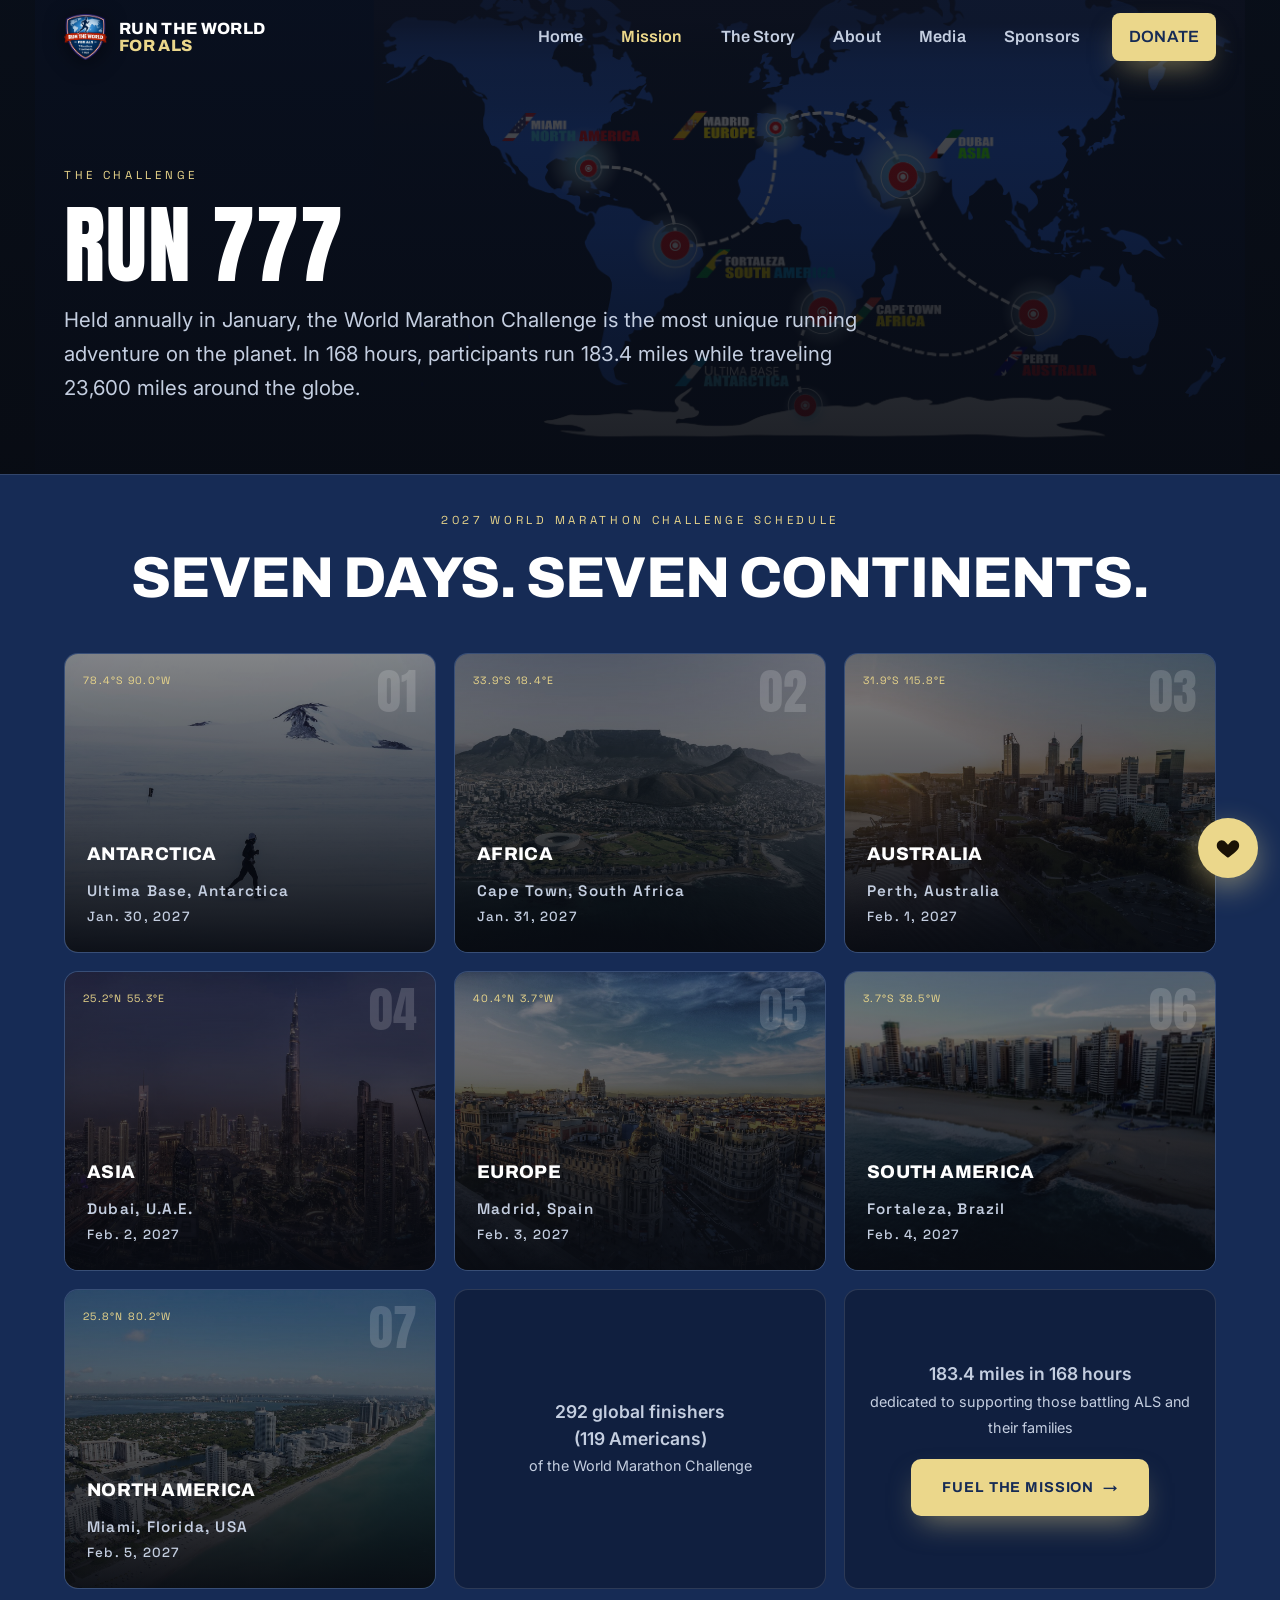
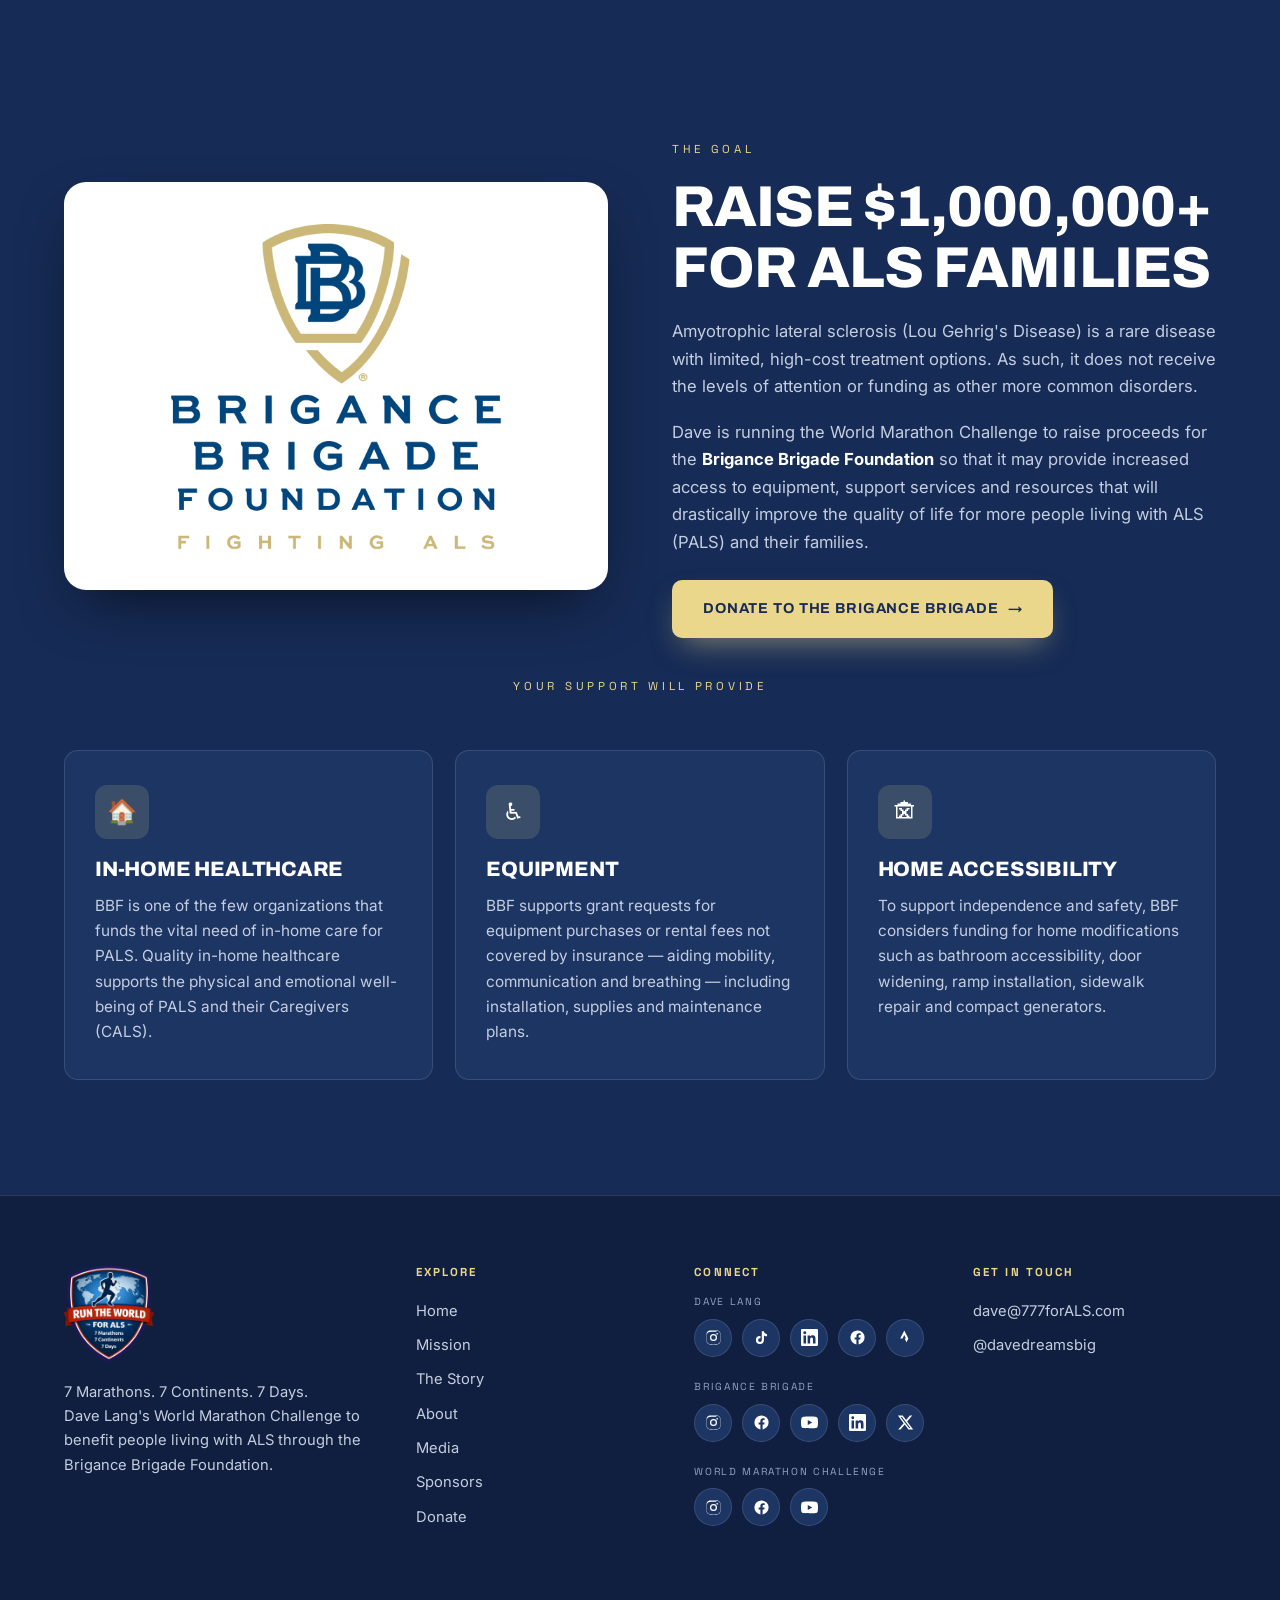
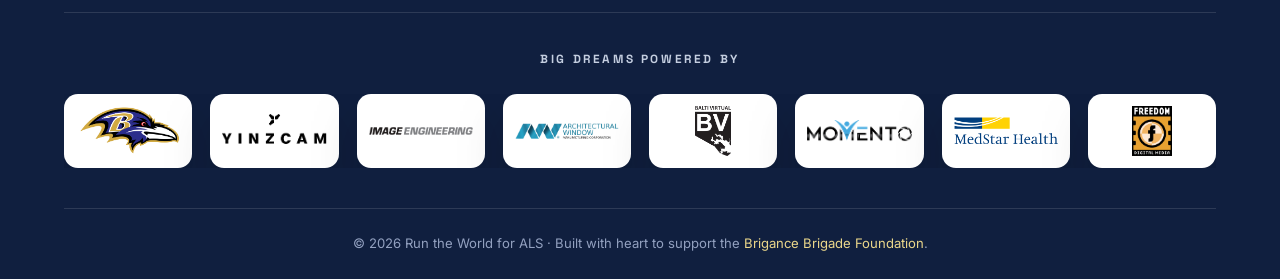
<file: mission.html>
<!DOCTYPE html>
<html lang="en">
<head>
<!-- Google tag (gtag.js) -->
<script async src="https://www.googletagmanager.com/gtag/js?id=G-1GBB0ZV9VD"></script>
<script>
  window.dataLayer = window.dataLayer || [];
  function gtag(){dataLayer.push(arguments);}
  gtag('js', new Date());

  gtag('config', 'G-1GBB0ZV9VD');
</script>
<meta charset="UTF-8">
<meta name="viewport" content="width=device-width, initial-scale=1.0">
<title>Mission | Run the World for ALS</title>
<meta name="description" content="The World Marathon Challenge: 7 marathons across 7 continents in 7 days to raise $100K+ for the Brigance Brigade Foundation.">
<meta property="og:title" content="Mission | Run the World for ALS">
<meta property="og:description" content="The World Marathon Challenge: 7 marathons across 7 continents in 7 days to raise $100K+ for the Brigance Brigade Foundation.">
<meta property="og:type" content="website">
<meta property="og:image" content="assets/images/logo-shield.jpg">
<link rel="icon" type="image/x-icon" href="assets/images/favicon.ico">
<link rel="apple-touch-icon" href="assets/images/logo-shield.jpg">
<link rel="preconnect" href="https://fonts.googleapis.com">
<link rel="preconnect" href="https://fonts.gstatic.com" crossorigin>
<link href="https://fonts.googleapis.com/css2?family=Anton&family=Archivo:wght@400;600;700;800;900&family=Inter:wght@400;500;600;700&family=Space+Grotesk:wght@400;500;600;700&display=swap" rel="stylesheet">
<link rel="stylesheet" href="assets/css/style.css">
</head>
<body>
<header class="site-header">
  <div class="wrap nav">
    <a href="index.html" class="brand">
      <img src="assets/images/logo-shield.jpg" alt="Run the World for ALS logo">
      <span class="brand-text"><b>Run the World</b><span>For ALS</span></span>
    </a>
    <nav class="nav-links" id="navLinks">
      <a href="index.html">Home</a><a href="mission.html" class="active">Mission</a><a href="story.html">The Story</a><a href="about.html">About</a><a href="media.html">Media</a><a href="sponsors.html">Sponsors</a>
      <a href="donate.html" class="btn btn--primary nav-cta">Donate</a>
    </nav>
    <button class="nav-toggle" id="navToggle" aria-label="Menu" aria-expanded="false">
      <span></span><span></span><span></span>
    </button>
  </div>
</header>
<main>

<section class="page-hero">
  <div class="page-hero__bg"><img src="assets/images/map updated.png" alt="Mission" style="object-fit:contain;background:#0a1628;"></div>
  <div class="page-hero__inner"><div class="wrap">
    <span class="eyebrow">The Challenge</span>
    <h1 class="h-display">Run 777</h1>
    <p class="lead">Held annually in January, the World Marathon Challenge is the most unique running adventure on the planet. In 168 hours, participants run 183.4 miles while traveling 23,600 miles around the globe.</p>
  </div></div>
</section>

<section class="section" style="padding-top:30px;">
  <div class="wrap">
    <div class="center" style="margin-bottom:44px">
      <span class="eyebrow reveal">2027 World Marathon Challenge Schedule</span>
      <h2 class="section-title reveal">Seven Days. Seven Continents.</h2>
    </div>
    <div class="schedule-grid">
      <article class="leg-card reveal">
        <div class="leg-card__img"><img src="assets/images/cont_antarctica.jpg" alt="ANTARCTICA"></div>
        <div class="leg-card__num">01</div>
        <div class="leg-card__coords">78.4&deg;S 90.0&deg;W</div>
        <div class="leg-card__body">
          <div class="leg-card__continent" style="font-size:1.15em;font-weight:800;">ANTARCTICA</div>
          <div class="leg-card__meta" style="font-size:0.95em;font-weight:600;">Ultima Base, Antarctica<br><span style="font-size:0.88em;font-weight:500;color:var(--muted)">Jan. 30, 2027</span></div>
        </div>
      </article>
      <article class="leg-card reveal">
        <div class="leg-card__img"><img src="assets/images/cont_africa.jpg" alt="AFRICA"></div>
        <div class="leg-card__num">02</div>
        <div class="leg-card__coords">33.9&deg;S 18.4&deg;E</div>
        <div class="leg-card__body">
          <div class="leg-card__continent" style="font-size:1.15em;font-weight:800;">AFRICA</div>
          <div class="leg-card__meta" style="font-size:0.95em;font-weight:600;">Cape Town, South Africa<br><span style="font-size:0.88em;font-weight:500;color:var(--muted)">Jan. 31, 2027</span></div>
        </div>
      </article>
      <article class="leg-card reveal">
        <div class="leg-card__img"><img src="assets/images/cont_australia.jpg" alt="AUSTRALIA"></div>
        <div class="leg-card__num">03</div>
        <div class="leg-card__coords">31.9&deg;S 115.8&deg;E</div>
        <div class="leg-card__body">
          <div class="leg-card__continent" style="font-size:1.15em;font-weight:800;">AUSTRALIA</div>
          <div class="leg-card__meta" style="font-size:0.95em;font-weight:600;">Perth, Australia<br><span style="font-size:0.88em;font-weight:500;color:var(--muted)">Feb. 1, 2027</span></div>
        </div>
      </article>
      <article class="leg-card reveal">
        <div class="leg-card__img"><img src="assets/images/cont_asia.jpg" alt="ASIA"></div>
        <div class="leg-card__num">04</div>
        <div class="leg-card__coords">25.2&deg;N 55.3&deg;E</div>
        <div class="leg-card__body">
          <div class="leg-card__continent" style="font-size:1.15em;font-weight:800;">ASIA</div>
          <div class="leg-card__meta" style="font-size:0.95em;font-weight:600;">Dubai, U.A.E.<br><span style="font-size:0.88em;font-weight:500;color:var(--muted)">Feb. 2, 2027</span></div>
        </div>
      </article>
      <article class="leg-card reveal">
        <div class="leg-card__img"><img src="assets/images/cont_europe.jpg" alt="EUROPE"></div>
        <div class="leg-card__num">05</div>
        <div class="leg-card__coords">40.4&deg;N 3.7&deg;W</div>
        <div class="leg-card__body">
          <div class="leg-card__continent" style="font-size:1.15em;font-weight:800;">EUROPE</div>
          <div class="leg-card__meta" style="font-size:0.95em;font-weight:600;">Madrid, Spain<br><span style="font-size:0.88em;font-weight:500;color:var(--muted)">Feb. 3, 2027</span></div>
        </div>
      </article>
      <article class="leg-card reveal">
        <div class="leg-card__img"><img src="assets/images/cont_southamerica.jpg" alt="SOUTH AMERICA"></div>
        <div class="leg-card__num">06</div>
        <div class="leg-card__coords">3.7&deg;S 38.5&deg;W</div>
        <div class="leg-card__body">
          <div class="leg-card__continent" style="font-size:1.15em;font-weight:800;">SOUTH AMERICA</div>
          <div class="leg-card__meta" style="font-size:0.95em;font-weight:600;">Fortaleza, Brazil<br><span style="font-size:0.88em;font-weight:500;color:var(--muted)">Feb. 4, 2027</span></div>
        </div>
      </article>
      <article class="leg-card reveal">
        <div class="leg-card__img"><img src="assets/images/cont_northamerica.jpg" alt="NORTH AMERICA"></div>
        <div class="leg-card__num">07</div>
        <div class="leg-card__coords">25.8&deg;N 80.2&deg;W</div>
        <div class="leg-card__body">
          <div class="leg-card__continent" style="font-size:1.15em;font-weight:800;">NORTH AMERICA</div>
          <div class="leg-card__meta" style="font-size:0.95em;font-weight:600;">Miami, Florida, USA<br><span style="font-size:0.88em;font-weight:500;color:var(--muted)">Feb. 5, 2027</span></div>
        </div>
      </article>
      <article class="leg-card reveal" style="background:var(--bg-2);justify-content:center;align-items:center;text-align:center;">
        
        <div class="leg-card__body" style="position:relative;z-index:2;padding:28px 22px;">
          <p style="margin:0;font-size:1.1rem;line-height:1.5;font-weight:600;">292 global finishers<br>(119 Americans)<br><span style="font-size:0.9rem;font-weight:400;color:var(--muted)">of the World Marathon Challenge</span></p>
        </div>
      </article>
      <article class="leg-card reveal" style="background:var(--bg-2);justify-content:center;align-items:center;text-align:center;">
        
        <div class="leg-card__body" style="position:relative;z-index:2;padding:28px 22px;">
          <p style="margin:0 0 18px;font-size:1.1rem;line-height:1.5;font-weight:600;">183.4 miles in 168 hours<br><span style="font-size:0.9rem;font-weight:400;color:var(--muted)">dedicated to supporting those battling ALS and their families</span></p>
          <a href="https://my.cheddarup.com/c/daves-wmc" target="_blank" rel="noopener" class="btn btn--primary">Fuel The Mission <span class="arrow">&rarr;</span></a>
        </div>
      </article></div>
  </div>
</section>

<section class="section" style="padding-top:30px;">
  <div class="wrap">
    <div class="feature" style="margin-bottom:20px">
      <div class="feature__media reveal"><img src="assets/images/bbf_logo_stacked.gif" alt="Brigance Brigade Foundation" style="object-fit:contain;background:#fff;padding:40px"></div>
      <div class="reveal">
        <span class="eyebrow">The Goal</span>
        <h2 class="section-title" style="margin-bottom:20px">Raise $1,000,000+ for ALS Families</h2>
        <div class="text-block">
          <p>Amyotrophic lateral sclerosis (Lou Gehrig's Disease) is a rare disease with limited, high-cost treatment options. As such, it does not receive the levels of attention or funding as other more common disorders.</p>
          <p>Dave is running the World Marathon Challenge to raise proceeds for the <a href="https://brigancebrigade.org/" target="_blank" rel="noopener"><strong>Brigance Brigade Foundation</strong></a> so that it may provide increased access to equipment, support services and resources that will drastically improve the quality of life for more people living with ALS (PALS) and their families.</p>
        </div>
        <a href="https://givestar.io/gs/run-the-world-for-als" target="_blank" rel="noopener" class="btn btn--primary" style="margin-top:24px">Donate to the Brigance Brigade <span class="arrow">&rarr;</span></a>
      </div>
    </div>
    <div class="center" style="margin:20px 0 36px"><span class="eyebrow reveal"><br>Your support will provide</span></div>
    <div class="card-grid"><div class="card reveal"><div class="card__icon">&#127968;</div><h3>In-Home Healthcare</h3><p>BBF is one of the few organizations that funds the vital need of in-home care for PALS. Quality in-home healthcare supports the physical and emotional well-being of PALS and their Caregivers (CALS).</p></div><div class="card reveal"><div class="card__icon">&#9855;</div><h3>Equipment</h3><p>BBF supports grant requests for equipment purchases or rental fees not covered by insurance &mdash; aiding mobility, communication and breathing &mdash; including installation, supplies and maintenance plans.</p></div><div class="card reveal"><div class="card__icon">&#127962;</div><h3>Home Accessibility</h3><p>To support independence and safety, BBF considers funding for home modifications such as bathroom accessibility, door widening, ramp installation, sidewalk repair and compact generators.</p></div></div>
  </div>
</section>

</main>
<footer class="site-footer">
  <div class="wrap">
    <div class="footer-top">
      <div class="footer-brand">
        <img src="assets/images/logo-shield.jpg" alt="Run the World for ALS">
        <p>7 Marathons. 7 Continents. 7 Days.<br>Dave Lang's World Marathon Challenge to benefit people living with ALS through the Brigance Brigade Foundation.</p>
      </div>
      <div class="footer-col">
        <h4>Explore</h4>
        <a href="index.html">Home</a>
        <a href="mission.html">Mission</a>
        <a href="story.html">The Story</a>
        <a href="about.html">About</a>
		<a href="media.html">Media</a>
        <a href="sponsors.html">Sponsors</a>
        <a href="donate.html">Donate</a>
      </div>
      <div class="footer-col">
        <h4>Connect</h4>
        <div class="social-group"><div class="sg-label">Dave Lang</div><div class="social-row"><a href="https://www.instagram.com/davedreamsbig" target="_blank" rel="noopener" aria-label="Dave Lang instagram"><svg viewBox="0 0 24 24"><path d="M12 2.2c3.2 0 3.6 0 4.8.07 1.2.05 1.8.25 2.2.42.6.22 1 .48 1.4.9.42.4.7.8.9 1.4.2.4.4 1 .42 2.2.07 1.2.07 1.6.07 4.8s0 3.6-.07 4.8c-.05 1.2-.25 1.8-.42 2.2-.22.6-.48 1-.9 1.4-.4.42-.8.7-1.4.9-.4.2-1 .4-2.2.42-1.2.07-1.6.07-4.8.07s-3.6 0-4.8-.07c-1.2-.05-1.8-.25-2.2-.42-.6-.22-1-.48-1.4-.9-.42-.4-.7-.8-.9-1.4-.2-.4-.4-1-.42-2.2C2.2 15.6 2.2 15.2 2.2 12s0-3.6.07-4.8c.05-1.2.25-1.8.42-2.2.22-.6.48-1 .9-1.4.4-.42.8-.7 1.4-.9.4-.2 1-.4 2.2-.42C8.4 2.2 8.8 2.2 12 2.2zm0 1.8c-3.1 0-3.5 0-4.7.07-1.1.05-1.7.24-2.1.4-.5.2-.9.43-1.3.83-.4.4-.63.8-.83 1.3-.16.4-.35 1-.4 2.1C2.6 8.5 2.6 8.9 2.6 12s0 3.5.07 4.7c.05 1.1.24 1.7.4 2.1.2.5.43.9.83 1.3.4.4.8.63 1.3.83.4.16 1 .35 2.1.4 1.2.07 1.6.07 4.7.07s3.5 0 4.7-.07c1.1-.05 1.7-.24 2.1-.4.5-.2.9-.43 1.3-.83.4-.4.63-.8.83-1.3.16-.4.35-1 .4-2.1.07-1.2.07-1.6.07-4.7s0-3.5-.07-4.7c-.05-1.1-.24-1.7-.4-2.1-.2-.5-.43-.9-.83-1.3-.4-.4-.8-.63-1.3-.83-.4-.16-1-.35-2.1-.4C15.5 4 15.1 4 12 4zm0 3.06A4.94 4.94 0 1 0 12 17a4.94 4.94 0 0 0 0-9.88zm0 8.15A3.2 3.2 0 1 1 12 8.8a3.2 3.2 0 0 1 0 6.4zm6.3-8.35a1.15 1.15 0 1 1-2.3 0 1.15 1.15 0 0 1 2.3 0z"/></svg></a><a href="https://www.tiktok.com/@davedreamsbig" target="_blank" rel="noopener" aria-label="Dave Lang tiktok"><svg viewBox="0 0 24 24"><path d="M16.6 5.82a4.28 4.28 0 0 1-1.1-2.82h-3.1v12.6a2.6 2.6 0 1 1-2.6-2.6c.27 0 .53.04.78.12V9.9a5.7 5.7 0 0 0-.78-.06 5.7 5.7 0 1 0 5.7 5.7V9.01a7.34 7.34 0 0 0 4.3 1.38V7.28a4.28 4.28 0 0 1-3.2-1.46z"/></svg></a><a href="https://www.linkedin.com/in/davelang/" target="_blank" rel="noopener" aria-label="Dave Lang linkedin"><svg viewBox="0 0 24 24"><path d="M20.45 20.45h-3.56v-5.57c0-1.33-.02-3.04-1.85-3.04-1.85 0-2.14 1.45-2.14 2.94v5.67H9.35V9h3.42v1.56h.05c.48-.9 1.64-1.85 3.37-1.85 3.6 0 4.27 2.37 4.27 5.46v6.28zM5.34 7.43a2.06 2.06 0 1 1 0-4.13 2.06 2.06 0 0 1 0 4.13zM7.12 20.45H3.55V9h3.57v11.45zM22.22 0H1.77C.8 0 0 .78 0 1.74v20.52C0 23.22.8 24 1.77 24h20.45c.98 0 1.78-.78 1.78-1.74V1.74C24 .78 23.2 0 22.22 0z"/></svg></a><a href="https://www.facebook.com/dmlang" target="_blank" rel="noopener" aria-label="Dave Lang facebook"><svg viewBox="0 0 24 24"><path d="M22 12a10 10 0 1 0-11.56 9.88v-6.99H7.9V12h2.54V9.8c0-2.5 1.49-3.9 3.78-3.9 1.09 0 2.24.2 2.24.2v2.46h-1.26c-1.24 0-1.63.77-1.63 1.56V12h2.78l-.44 2.89h-2.34v6.99A10 10 0 0 0 22 12z"/></svg></a><a href="https://www.strava.com/athletes/34106378" target="_blank" rel="noopener" aria-label="Dave Lang strava"><svg viewBox="0 0 24 24"><path d="M15.39 17.06 13.5 13.3h-2.77l2.66 5.3 2.66-5.3h-2.77zM10.27 2 4.5 13.3h3.4l2.37-4.76 2.37 4.76h3.39L10.27 2z"/></svg></a></div></div>
        <div class="social-group"><div class="sg-label">Brigance Brigade</div><div class="social-row"><a href="https://www.instagram.com/brigancebrigade/" target="_blank" rel="noopener" aria-label="Brigance Brigade instagram"><svg viewBox="0 0 24 24"><path d="M12 2.2c3.2 0 3.6 0 4.8.07 1.2.05 1.8.25 2.2.42.6.22 1 .48 1.4.9.42.4.7.8.9 1.4.2.4.4 1 .42 2.2.07 1.2.07 1.6.07 4.8s0 3.6-.07 4.8c-.05 1.2-.25 1.8-.42 2.2-.22.6-.48 1-.9 1.4-.4.42-.8.7-1.4.9-.4.2-1 .4-2.2.42-1.2.07-1.6.07-4.8.07s-3.6 0-4.8-.07c-1.2-.05-1.8-.25-2.2-.42-.6-.22-1-.48-1.4-.9-.42-.4-.7-.8-.9-1.4-.2-.4-.4-1-.42-2.2C2.2 15.6 2.2 15.2 2.2 12s0-3.6.07-4.8c.05-1.2.25-1.8.42-2.2.22-.6.48-1 .9-1.4.4-.42.8-.7 1.4-.9.4-.2 1-.4 2.2-.42C8.4 2.2 8.8 2.2 12 2.2zm0 1.8c-3.1 0-3.5 0-4.7.07-1.1.05-1.7.24-2.1.4-.5.2-.9.43-1.3.83-.4.4-.63.8-.83 1.3-.16.4-.35 1-.4 2.1C2.6 8.5 2.6 8.9 2.6 12s0 3.5.07 4.7c.05 1.1.24 1.7.4 2.1.2.5.43.9.83 1.3.4.4.8.63 1.3.83.4.16 1 .35 2.1.4 1.2.07 1.6.07 4.7.07s3.5 0 4.7-.07c1.1-.05 1.7-.24 2.1-.4.5-.2.9-.43 1.3-.83.4-.4.63-.8.83-1.3.16-.4.35-1 .4-2.1.07-1.2.07-1.6.07-4.7s0-3.5-.07-4.7c-.05-1.1-.24-1.7-.4-2.1-.2-.5-.43-.9-.83-1.3-.4-.4-.8-.63-1.3-.83-.4-.16-1-.35-2.1-.4C15.5 4 15.1 4 12 4zm0 3.06A4.94 4.94 0 1 0 12 17a4.94 4.94 0 0 0 0-9.88zm0 8.15A3.2 3.2 0 1 1 12 8.8a3.2 3.2 0 0 1 0 6.4zm6.3-8.35a1.15 1.15 0 1 1-2.3 0 1.15 1.15 0 0 1 2.3 0z"/></svg></a><a href="https://www.facebook.com/BriganceBrigade" target="_blank" rel="noopener" aria-label="Brigance Brigade facebook"><svg viewBox="0 0 24 24"><path d="M22 12a10 10 0 1 0-11.56 9.88v-6.99H7.9V12h2.54V9.8c0-2.5 1.49-3.9 3.78-3.9 1.09 0 2.24.2 2.24.2v2.46h-1.26c-1.24 0-1.63.77-1.63 1.56V12h2.78l-.44 2.89h-2.34v6.99A10 10 0 0 0 22 12z"/></svg></a><a href="https://www.youtube.com/@BriganceBrigade" target="_blank" rel="noopener" aria-label="Brigance Brigade youtube"><svg viewBox="0 0 24 24"><path d="M23.5 6.2a3 3 0 0 0-2.12-2.12C19.5 3.55 12 3.55 12 3.55s-7.5 0-9.38.53A3 3 0 0 0 .5 6.2 31.3 31.3 0 0 0 0 12a31.3 31.3 0 0 0 .5 5.8 3 3 0 0 0 2.12 2.12c1.88.53 9.38.53 9.38.53s7.5 0 9.38-.53a3 3 0 0 0 2.12-2.12A31.3 31.3 0 0 0 24 12a31.3 31.3 0 0 0-.5-5.8zM9.55 15.57V8.43L15.82 12l-6.27 3.57z"/></svg></a><a href="https://www.linkedin.com/company/brigance-brigade-foundation/" target="_blank" rel="noopener" aria-label="Brigance Brigade linkedin"><svg viewBox="0 0 24 24"><path d="M20.45 20.45h-3.56v-5.57c0-1.33-.02-3.04-1.85-3.04-1.85 0-2.14 1.45-2.14 2.94v5.67H9.35V9h3.42v1.56h.05c.48-.9 1.64-1.85 3.37-1.85 3.6 0 4.27 2.37 4.27 5.46v6.28zM5.34 7.43a2.06 2.06 0 1 1 0-4.13 2.06 2.06 0 0 1 0 4.13zM7.12 20.45H3.55V9h3.57v11.45zM22.22 0H1.77C.8 0 0 .78 0 1.74v20.52C0 23.22.8 24 1.77 24h20.45c.98 0 1.78-.78 1.78-1.74V1.74C24 .78 23.2 0 22.22 0z"/></svg></a><a href="https://x.com/BriganceBrigade" target="_blank" rel="noopener" aria-label="Brigance Brigade x"><svg viewBox="0 0 24 24"><path d="M18.24 2.25h3.31l-7.23 8.26 8.5 11.24h-6.66l-5.22-6.82-5.97 6.82H1.66l7.73-8.84L1.25 2.25h6.83l4.71 6.23 5.45-6.23zm-1.16 17.52h1.83L7.01 4.12H5.04l12.04 15.65z"/></svg></a></div></div>
        <div class="social-group"><div class="sg-label">World Marathon Challenge</div><div class="social-row"><a href="https://www.instagram.com/worldmarathonchallenge777/" target="_blank" rel="noopener" aria-label="World Marathon Challenge instagram"><svg viewBox="0 0 24 24"><path d="M12 2.2c3.2 0 3.6 0 4.8.07 1.2.05 1.8.25 2.2.42.6.22 1 .48 1.4.9.42.4.7.8.9 1.4.2.4.4 1 .42 2.2.07 1.2.07 1.6.07 4.8s0 3.6-.07 4.8c-.05 1.2-.25 1.8-.42 2.2-.22.6-.48 1-.9 1.4-.4.42-.8.7-1.4.9-.4.2-1 .4-2.2.42-1.2.07-1.6.07-4.8.07s-3.6 0-4.8-.07c-1.2-.05-1.8-.25-2.2-.42-.6-.22-1-.48-1.4-.9-.42-.4-.7-.8-.9-1.4-.2-.4-.4-1-.42-2.2C2.2 15.6 2.2 15.2 2.2 12s0-3.6.07-4.8c.05-1.2.25-1.8.42-2.2.22-.6.48-1 .9-1.4.4-.42.8-.7 1.4-.9.4-.2 1-.4 2.2-.42C8.4 2.2 8.8 2.2 12 2.2zm0 1.8c-3.1 0-3.5 0-4.7.07-1.1.05-1.7.24-2.1.4-.5.2-.9.43-1.3.83-.4.4-.63.8-.83 1.3-.16.4-.35 1-.4 2.1C2.6 8.5 2.6 8.9 2.6 12s0 3.5.07 4.7c.05 1.1.24 1.7.4 2.1.2.5.43.9.83 1.3.4.4.8.63 1.3.83.4.16 1 .35 2.1.4 1.2.07 1.6.07 4.7.07s3.5 0 4.7-.07c1.1-.05 1.7-.24 2.1-.4.5-.2.9-.43 1.3-.83.4-.4.63-.8.83-1.3.16-.4.35-1 .4-2.1.07-1.2.07-1.6.07-4.7s0-3.5-.07-4.7c-.05-1.1-.24-1.7-.4-2.1-.2-.5-.43-.9-.83-1.3-.4-.4-.8-.63-1.3-.83-.4-.16-1-.35-2.1-.4C15.5 4 15.1 4 12 4zm0 3.06A4.94 4.94 0 1 0 12 17a4.94 4.94 0 0 0 0-9.88zm0 8.15A3.2 3.2 0 1 1 12 8.8a3.2 3.2 0 0 1 0 6.4zm6.3-8.35a1.15 1.15 0 1 1-2.3 0 1.15 1.15 0 0 1 2.3 0z"/></svg></a><a href="https://www.facebook.com/theworldmarathonchallenge" target="_blank" rel="noopener" aria-label="World Marathon Challenge facebook"><svg viewBox="0 0 24 24"><path d="M22 12a10 10 0 1 0-11.56 9.88v-6.99H7.9V12h2.54V9.8c0-2.5 1.49-3.9 3.78-3.9 1.09 0 2.24.2 2.24.2v2.46h-1.26c-1.24 0-1.63.77-1.63 1.56V12h2.78l-.44 2.89h-2.34v6.99A10 10 0 0 0 22 12z"/></svg></a><a href="https://www.youtube.com/@runbuk" target="_blank" rel="noopener" aria-label="World Marathon Challenge youtube"><svg viewBox="0 0 24 24"><path d="M23.5 6.2a3 3 0 0 0-2.12-2.12C19.5 3.55 12 3.55 12 3.55s-7.5 0-9.38.53A3 3 0 0 0 .5 6.2 31.3 31.3 0 0 0 0 12a31.3 31.3 0 0 0 .5 5.8 3 3 0 0 0 2.12 2.12c1.88.53 9.38.53 9.38.53s7.5 0 9.38-.53a3 3 0 0 0 2.12-2.12A31.3 31.3 0 0 0 24 12a31.3 31.3 0 0 0-.5-5.8zM9.55 15.57V8.43L15.82 12l-6.27 3.57z"/></svg></a></div></div>
      </div>
      <div class="footer-col">
        <h4>Get In Touch</h4>
        <a href="mailto:dave@777forALS.com">dave@777forALS.com</a>
        <a href="https://instagram.com/davedreamsbig" target="_blank" rel="noopener">@davedreamsbig</a>
      </div>
    </div>

    <div class="footer-sponsors">
      <h4>Big Dreams Powered By</h4>
      <div class="footer-sponsors__row"><a class="sponsor-logo" href="https://www.baltimoreravens.com" target="_blank" rel="noopener" title="Baltimore Ravens"><img src="assets/images/ravens.png" alt="Baltimore Ravens"></a><a class="sponsor-logo" href="https://www.yinzcam.com/" target="_blank" rel="noopener" title="YinzCam"><img src="assets/images/yinzcam.png" alt="YinzCam"></a><a class="sponsor-logo" href="https://www.imageengineering.com/" target="_blank" rel="noopener" title="Image Engineering"><img src="assets/images/image-engineering.png" alt="Image Engineering"></a><a class="sponsor-logo" href="https://www.architecturalwindow.com/" target="_blank" rel="noopener" title="Architectural Window"><img src="assets/images/architectural-window.png" alt="Architectural Window"></a><a class="sponsor-logo" href="https://www.baltivirtual.com/" target="_blank" rel="noopener" title="Balti Virtual"><img src="assets/images/balti-virtual.png" alt="Balti Virtual"></a><a class="sponsor-logo" href="https://www.mymomento.com/" target="_blank" rel="noopener" title="Momento"><img src="assets/images/momento.png" alt="Momento"></a><a class="sponsor-logo" href="https://www.medstarhealth.org/" target="_blank" rel="noopener" title="MedStar Health"><img src="assets/images/medstar.png" alt="MedStar Health"></a><a class="sponsor-logo" href="https://www.freedomdigital.net/" target="_blank" rel="noopener" title="Freedom Digital Media"><img src="assets/images/freedom-digital.png" alt="Freedom Digital Media"></a></div>
    </div>

    <div class="footer-bottom">
      <p>&copy; <span id="year">2026</span> Run the World for ALS &middot; Built with heart to support the <a href="https://www.brigancebrigade.org/" target="_blank" rel="noopener">Brigance Brigade Foundation</a>.</p>
    </div>
  </div>
</footer>
<a class="float-donate" href="donate.html" aria-label="Donate">
<svg viewBox="0 0 24 24"><path d="M12 21s-6.7-4.35-9.3-8.06C.9 10.2 1.5 6.7 4.2 5.3c2-1.05 4.2-.35 5.4 1.2L12 9l2.4-2.5c1.2-1.55 3.4-2.25 5.4-1.2 2.7 1.4 3.3 4.9 1.5 7.64C18.7 16.65 12 21 12 21z"/></svg>
</a>
<script src="assets/js/main.js"></script>
</body>
</html>
</file>
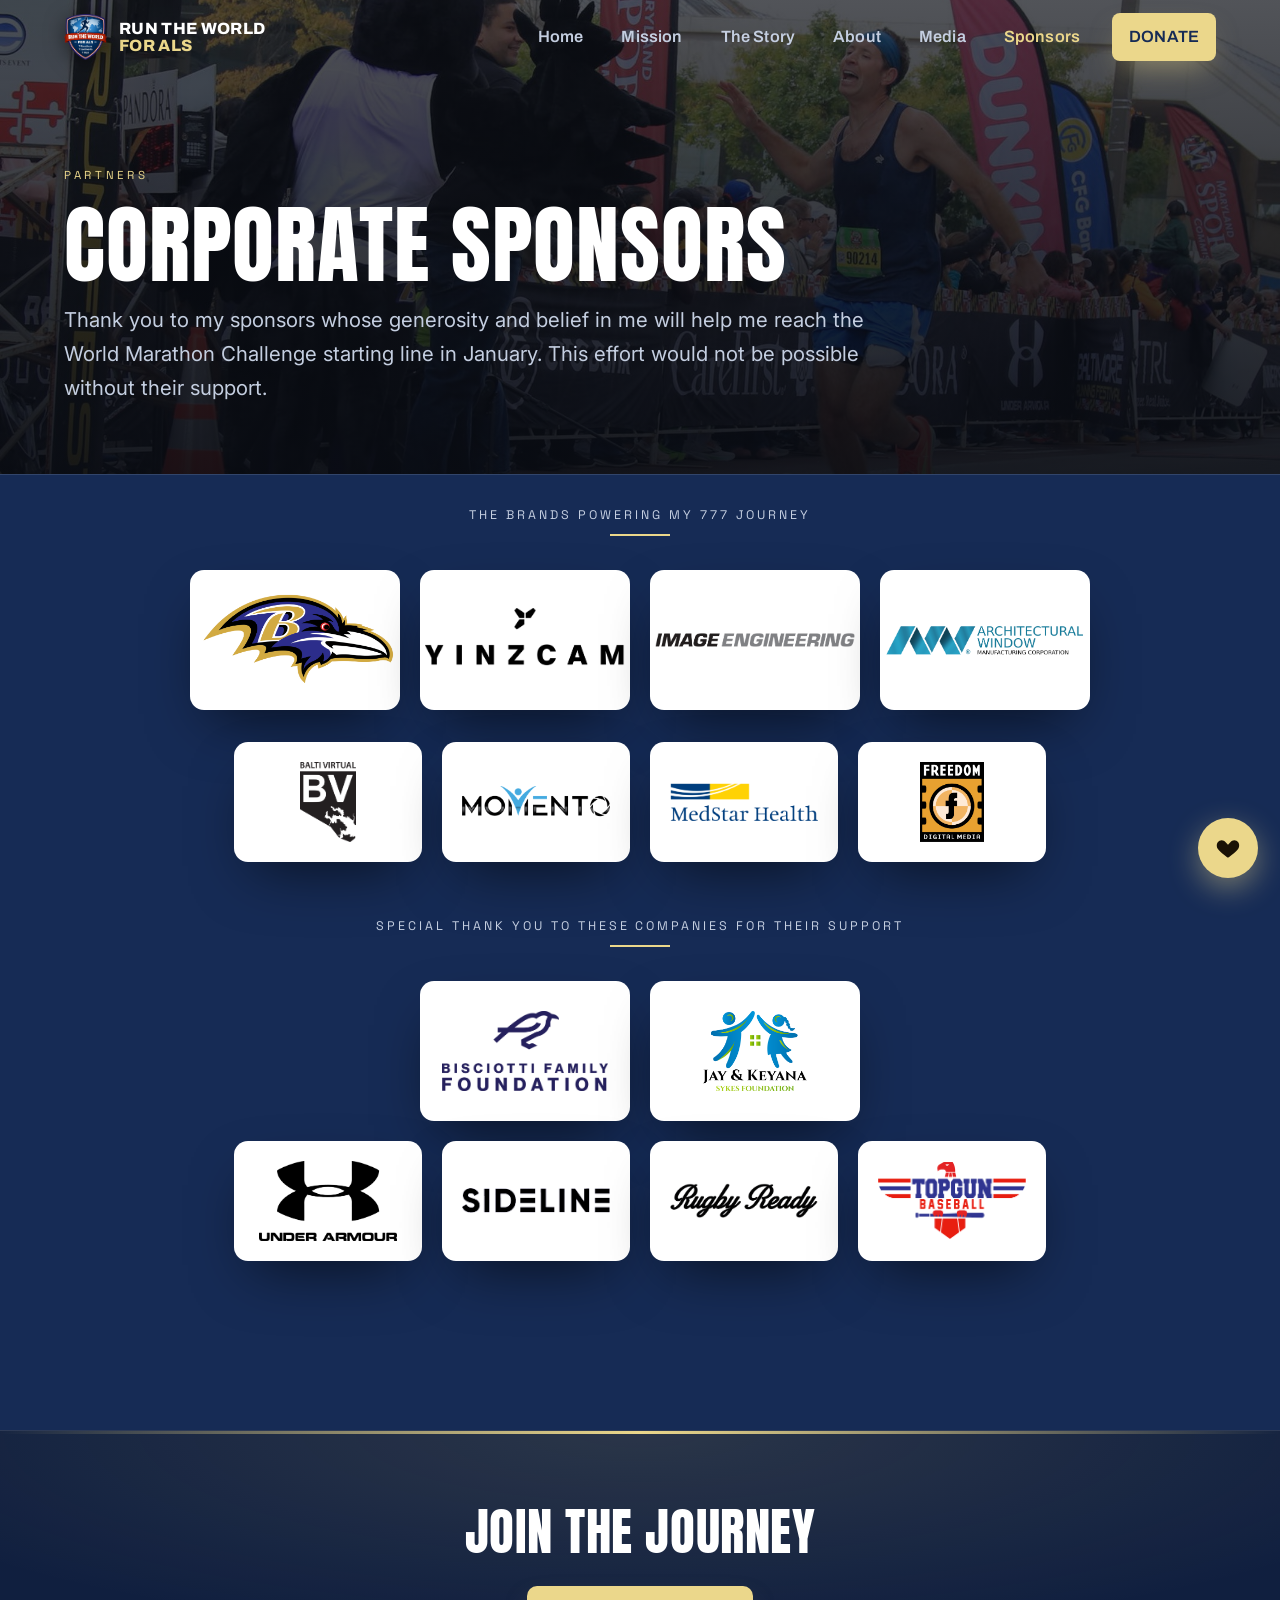
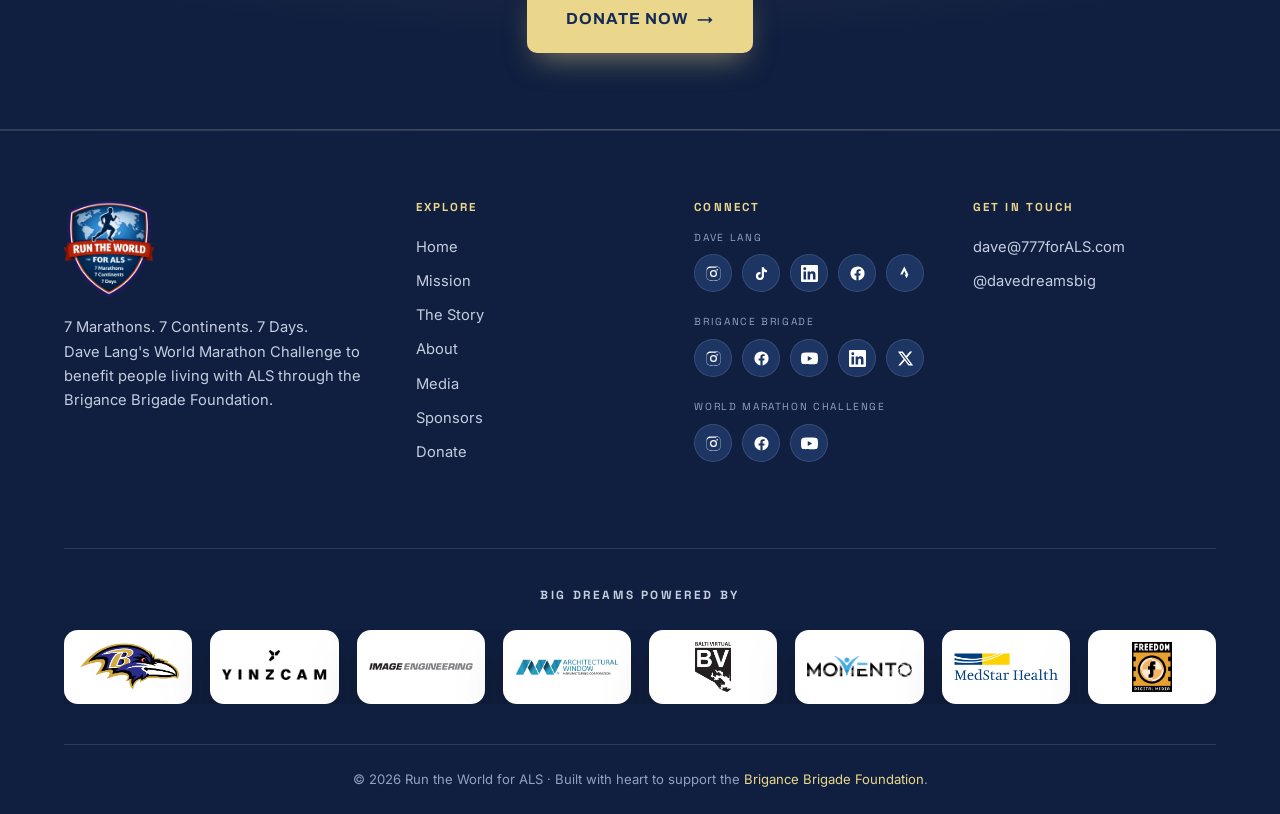
<file: sponsors.html>
<!DOCTYPE html>
<html lang="en">
<head>
<!-- Google tag (gtag.js) -->
<script async src="https://www.googletagmanager.com/gtag/js?id=G-1GBB0ZV9VD"></script>
<script>
  window.dataLayer = window.dataLayer || [];
  function gtag(){dataLayer.push(arguments);}
  gtag('js', new Date());

  gtag('config', 'G-1GBB0ZV9VD');
</script>
<meta charset="UTF-8">
<meta name="viewport" content="width=device-width, initial-scale=1.0">
<title>Sponsors | Run the World for ALS</title>
<meta name="description" content="Corporate sponsorship opportunities for Dave Lang's World Marathon Challenge.">
<meta property="og:title" content="Sponsors | Run the World for ALS">
<meta property="og:description" content="Corporate sponsorship opportunities for Dave Lang's World Marathon Challenge.">
<meta property="og:type" content="website">
<meta property="og:image" content="assets/images/logo-shield.jpg">
<link rel="icon" type="image/x-icon" href="assets/images/favicon.ico">
<link rel="apple-touch-icon" href="assets/images/logo-shield.jpg">
<link rel="preconnect" href="https://fonts.googleapis.com">
<link rel="preconnect" href="https://fonts.gstatic.com" crossorigin>
<link href="https://fonts.googleapis.com/css2?family=Anton&family=Archivo:wght@400;600;700;800;900&family=Inter:wght@400;500;600;700&family=Space+Grotesk:wght@400;500;600;700&display=swap" rel="stylesheet">
<link rel="stylesheet" href="assets/css/style.css">
</head>
<body>
<header class="site-header">
  <div class="wrap nav">
    <a href="index.html" class="brand">
      <img src="assets/images/logo-shield.jpg" alt="Run the World for ALS logo">
      <span class="brand-text"><b>Run the World</b><span>For ALS</span></span>
    </a>
    <nav class="nav-links" id="navLinks">
      <a href="index.html">Home</a><a href="mission.html">Mission</a><a href="story.html">The Story</a><a href="about.html">About</a><a href="media.html">Media</a><a href="sponsors.html" class="active">Sponsors</a>
      <a href="donate.html" class="btn btn--primary nav-cta">Donate</a>
    </nav>
    <button class="nav-toggle" id="navToggle" aria-label="Menu" aria-expanded="false">
      <span></span><span></span><span></span>
    </button>
  </div>
</header>
<main>

<section class="page-hero">
  <div class="page-hero__bg"><img src="assets/images/header_sponsors.jpg" alt="Dave Lang finishing a race" style="object-position:center 45%;"></div>
  <div class="page-hero__inner"><div class="wrap">
    <span class="eyebrow">Partners</span>
    <h1 class="h-display">Corporate Sponsors</h1>
    <p class="lead">Thank you to my sponsors whose generosity and belief in me will help me reach the World Marathon Challenge starting line in January. This effort would not be possible without their support.</p>
  </div></div>
</section>

<section class="section" style="padding-top:30px;">
  <div class="wrap">
    <div class="sponsor-tier">
      <div class="sponsor-tier__title">The brands powering my 777 journey</div>
      <div class="sponsor-tier__rule"></div>
      <div style="max-width:900px;margin:0 auto;">
      <div class="sponsor-logos reveal" style="margin-bottom:32px;"><a class="sponsor-logo" href="https://www.baltimoreravens.com" target="_blank" rel="noopener" title="Baltimore Ravens" style="min-height:140px;min-width:210px;display:flex;align-items:center;justify-content:center;padding:20px;"><img src="assets/images/ravens.png" alt="Baltimore Ravens" style="max-height:130px;max-width:200px;width:auto;"></a><a class="sponsor-logo" href="https://www.yinzcam.com/" target="_blank" rel="noopener" title="YinzCam" style="min-height:140px;min-width:210px;display:flex;align-items:center;justify-content:center;padding:20px;"><img src="assets/images/yinzcam.png" alt="YinzCam" style="max-height:130px;max-width:200px;width:auto;"></a><a class="sponsor-logo" href="https://www.imageengineering.com/" target="_blank" rel="noopener" title="Image Engineering" style="min-height:140px;min-width:210px;display:flex;align-items:center;justify-content:center;padding:20px;"><img src="assets/images/image-engineering.png" alt="Image Engineering" style="max-height:130px;max-width:200px;width:auto;"></a><a class="sponsor-logo" href="https://www.architecturalwindow.com/" target="_blank" rel="noopener" title="Architectural Window" style="min-height:140px;min-width:210px;display:flex;align-items:center;justify-content:center;padding:20px;"><img src="assets/images/architectural-window.png" alt="Architectural Window" style="max-height:130px;max-width:200px;width:auto;"></a></div>
      <div class="sponsor-logos reveal"><a class="sponsor-logo" href="https://www.baltivirtual.com/" target="_blank" rel="noopener" title="Balti Virtual" style="min-height:120px;display:flex;align-items:center;justify-content:center;padding:20px;"><img src="assets/images/balti-virtual.png" alt="Balti Virtual" style="max-height:80px;width:auto;"></a><a class="sponsor-logo" href="https://www.mymomento.com/" target="_blank" rel="noopener" title="Momento" style="min-height:120px;display:flex;align-items:center;justify-content:center;padding:20px;"><img src="assets/images/momento.png" alt="Momento" style="max-height:80px;width:auto;"></a><a class="sponsor-logo" href="https://www.medstarhealth.org/" target="_blank" rel="noopener" title="MedStar Health" style="min-height:120px;display:flex;align-items:center;justify-content:center;padding:20px;"><img src="assets/images/medstar.png" alt="MedStar Health" style="max-height:80px;width:auto;"></a><a class="sponsor-logo" href="https://www.freedomdigital.net/" target="_blank" rel="noopener" title="Freedom Digital Media" style="min-height:120px;display:flex;align-items:center;justify-content:center;padding:20px;"><img src="assets/images/freedom-digital.png" alt="Freedom Digital Media" style="max-height:80px;width:auto;"></a></div>
    </div>
    </div>
	<div class="sponsor-tier">
      <div class="sponsor-tier__title">Special Thank You to these companies for their support</div>
      <div class="sponsor-tier__rule"></div>
      <div style="max-width:900px;margin:0 auto;">
	  <div class="sponsor-logos reveal"><a class="sponsor-logo" href="https://www.bisciotti.org/" target="_blank" rel="noopener" title="Stephen & Renee Bisciotti Foundation" style="min-height:140px;min-width:210px;display:flex;align-items:center;justify-content:center;padding:20px;"><img src="assets/images/bisciotti_foundation.png" alt="Stephen & Renee Bisciotti Foundation" style="max-height:80px;width:auto;"></a>
      <div class="sponsor-logos reveal"><a class="sponsor-logo" href="https://www.jayandkeyanasykesfoundation.com/" target="_blank" rel="noopener" title="Jay & Keyana Sykes Foundation" style="min-height:140px;min-width:210px;display:flex;align-items:center;justify-content:center;padding:20px;"><img src="assets/images/jksykes-foundation.png" alt="Jay & Keyana Sykes Foundation" style="max-height:80px;width:auto;"></a></div>
		  
	  <div class="sponsor-logos reveal"><a class="sponsor-logo" href="https://www.underarmour.com/" target="_blank" rel="noopener" title="Under Armour" style="min-height:120px;display:flex;align-items:center;justify-content:center;padding:20px;"><img src="assets/images/under_armour_logo.png" alt="Under Armour" style="max-height:80px;width:auto;"></a>
	  <div class="sponsor-logos reveal"><a class="sponsor-logo" href="https://playsidelinesports.com/" target="_blank" rel="noopener" title="Sideline Sports" style="min-height:120px;display:flex;align-items:center;justify-content:center;padding:20px;"><img src="assets/images/sideline_sports_logo.png" alt="Sideline Sports" style="max-height:80px;width:auto;"></a>
	  <div class="sponsor-logos reveal"><a class="sponsor-logo" href="https://www.rugbyready.ca/" target="_blank" rel="noopener" title="Rugby Ready" style="min-height:120px;display:flex;align-items:center;justify-content:center;padding:20px;"><img src="assets/images/rugby_ready.png" alt="Rugby Ready" style="max-height:80px;width:auto;"></a>
	  <div class="sponsor-logos reveal"><a class="sponsor-logo" href="https://www.topgunball.com/" target="_blank" rel="noopener" title="Top Gun Baseball" style="min-height:120px;display:flex;align-items:center;justify-content:center;padding:20px;"><img src="assets/images/topgun_logo.png" alt="Top Gun Baseball" style="max-height:80px;width:auto;"></a></div>
    </div>
    </div>
  </div>
</section>
<!--
<section class="section--tight" style="background:var(--bg-2);border-top:1px solid var(--border);border-bottom:1px solid var(--border)">
  <div class="wrap" style="max-width:840px">
    <div class="text-block center reveal">
      <p>Participation in the World Marathon Challenge will provide an extraordinary chance for Dave to raise funds for those battling ALS as well as offer a unique opportunity for your brand to gain global media exposure while aligning itself with an inspiring story of perseverance and a meaningful purpose.</p>
      <p>If you&rsquo;re interested in helping stimulate worldwide support for the life-changing mission of the Brigance Brigade Foundation, please contact <a href="mailto:dave@777forALS.com" style="color:var(--accent)">dave@777forALS.com</a>.</p>
      <p style="font-size:1rem;color:var(--muted-2)">(Individuals looking to support Dave&rsquo;s Run for ALS can <a href="donate.html" style="color:var(--accent)">donate here</a>.)</p>
    </div>
  </div>
</section>

<section class="section">
  <div class="wrap">
    <div class="center" style="margin-bottom:44px">
      <span class="eyebrow reveal">Get Involved</span>
      <h2 class="section-title reveal">Sponsor Packages</h2>
      <p class="lead mx-auto reveal">View sponsorship opportunities below and contact <a href="mailto:dave@777forALS.com" style="color:var(--accent)">dave@777forALS.com</a>.</p>
    </div>
    <div class="pkg-grid"><div class="pkg pkg--feature reveal">
          <div class="pkg__tag">Presenting Tier</div>
          <div class="pkg__name">&#127758; World Sponsorship</div>
          <div class="pkg__price">$50,000<small>Includes:</small></div>
          <ul><li>Logo on Dave's gear during all 7 marathons</li><li>Prominent presenting sponsorship logo &amp; wording on website &amp; all promotional materials</li><li>Company mention / logo / call out in pre- and post-race media interviews</li><li>Finish line photo for each marathon on social media; company @mention</li><li>Post-race photo of Dave holding a sign thanking your company at each finish line</li><li>Post-race social media video shoutout following each continent's marathon</li><li>(3) social media shoutouts leading up to WMC; includes company @mention</li><li>Post-WMC meet &amp; greet / company visit / private Zoom / blog or case study / group run with Dave</li><li>Logo on Sponsors page of website</li><li>Copy of <a href="https://www.amazon.com/Strength-Champion-Finding-Fortitude-Adversity/dp/0451467620/" target="_blank" rel="noopener" style="color:var(--accent)">Strength of a Champion</a> by O.J. Brigance</li><li>Logo featured on World Marathon Challenge and Runbuk Instagram, Facebook and/or YouTube accounts</li></ul>
        </div><div class="pkg  reveal">
          <div class="pkg__tag">Sponsorship</div>
          <div class="pkg__name">&#128506; Continent Sponsorship</div>
          <div class="pkg__price">$10,000<small>Includes:</small></div>
          <ul><li>Logo on Dave's gear during marathon on one continent</li><li>Post-WMC meet &amp; greet / company visit / private Zoom / blog / group run with Dave</li><li>Finish line photo for continent marathon on social media; company @mention</li><li>Post-marathon photo of Dave holding a sign thanking your company</li><li>Pre/post-race social media video shoutout for the continent's marathon</li><li>(2) social media shoutouts leading up to WMC; includes company @mention</li></ul>
        </div><div class="pkg  reveal">
          <div class="pkg__tag">Sponsorship</div>
          <div class="pkg__name">&#127987; Country Sponsorship</div>
          <div class="pkg__price">$5,000<small>Includes:</small></div>
          <ul><li>Finish line photo for country marathon on social media; company @mention</li><li>Social media video shoutout while in country during WMC; company @mention</li><li>Social media shoutout leading up to WMC; includes company @mention</li></ul>
        </div><div class="pkg  reveal">
          <div class="pkg__tag">Sponsorship</div>
          <div class="pkg__name">&#128205; City Sponsorship</div>
          <div class="pkg__price">$2,500<small>Includes:</small></div>
          <ul><li>Social media video shoutout while in city during WMC; company @mention</li><li>Social media video shoutout leading up to WMC; company @mention</li></ul>
        </div><div class="pkg  reveal">
          <div class="pkg__tag">Sponsorship</div>
          <div class="pkg__name">&#128153; Community Sponsorship</div>
          <div class="pkg__price">$1,000<small>Includes:</small></div>
          <ul><li>Recognition as a Community supporter of Dave's Run the World for ALS</li><li>Social media shoutout amplified by World Marathon Challenge &amp; Brigance Brigade accounts</li></ul>
        </div></div>
    <p class="pkg__note center mx-auto reveal" style="max-width:760px;margin-top:26px">*The World Marathon Challenge highlights and amplifies fundraising efforts by its participants across its own Instagram, Facebook and YouTube accounts. Social posts are also amplified by the Brigance Brigade Foundation's social accounts.</p>
  </div>
</section>

<section class="cta-band section--tight">
  <div class="amber-rule" style="position:absolute;top:0;left:0;right:0"></div>
  <div class="wrap reveal">
    <h2 class="h-display">Become A Sponsor</h2>
    <p class="lead mx-auto" style="margin-bottom:26px">Align your brand with an inspiring story of perseverance and purpose.</p>
    <a href="mailto:dave@777forALS.com" class="btn btn--primary btn--lg">Contact Dave <span class="arrow">&rarr;</span></a>
  </div>
</section>
-->
<section class="cta-band section--tight">
  <div class="amber-rule" style="position:absolute;top:0;left:0;right:0"></div>
  <div class="wrap reveal">
    <h2 class="h-display">Join The Journey</h2>
    <a href="donate.html" class="btn btn--primary btn--lg" style="margin-top:12px">Donate Now <span class="arrow">&rarr;</span></a>
  </div>
</section>	
	
</main>
<footer class="site-footer">
  <div class="wrap">
    <div class="footer-top">
      <div class="footer-brand">
        <img src="assets/images/logo-shield.jpg" alt="Run the World for ALS">
        <p>7 Marathons. 7 Continents. 7 Days.<br>Dave Lang's World Marathon Challenge to benefit people living with ALS through the Brigance Brigade Foundation.</p>
      </div>
      <div class="footer-col">
        <h4>Explore</h4>
        <a href="index.html">Home</a>
        <a href="mission.html">Mission</a>
        <a href="story.html">The Story</a>
        <a href="about.html">About</a>
		<a href="media.html">Media</a>
        <a href="sponsors.html">Sponsors</a>
        <a href="donate.html">Donate</a>
      </div>
      <div class="footer-col">
        <h4>Connect</h4>
        <div class="social-group"><div class="sg-label">Dave Lang</div><div class="social-row"><a href="https://www.instagram.com/davedreamsbig" target="_blank" rel="noopener" aria-label="Dave Lang instagram"><svg viewBox="0 0 24 24"><path d="M12 2.2c3.2 0 3.6 0 4.8.07 1.2.05 1.8.25 2.2.42.6.22 1 .48 1.4.9.42.4.7.8.9 1.4.2.4.4 1 .42 2.2.07 1.2.07 1.6.07 4.8s0 3.6-.07 4.8c-.05 1.2-.25 1.8-.42 2.2-.22.6-.48 1-.9 1.4-.4.42-.8.7-1.4.9-.4.2-1 .4-2.2.42-1.2.07-1.6.07-4.8.07s-3.6 0-4.8-.07c-1.2-.05-1.8-.25-2.2-.42-.6-.22-1-.48-1.4-.9-.42-.4-.7-.8-.9-1.4-.2-.4-.4-1-.42-2.2C2.2 15.6 2.2 15.2 2.2 12s0-3.6.07-4.8c.05-1.2.25-1.8.42-2.2.22-.6.48-1 .9-1.4.4-.42.8-.7 1.4-.9.4-.2 1-.4 2.2-.42C8.4 2.2 8.8 2.2 12 2.2zm0 1.8c-3.1 0-3.5 0-4.7.07-1.1.05-1.7.24-2.1.4-.5.2-.9.43-1.3.83-.4.4-.63.8-.83 1.3-.16.4-.35 1-.4 2.1C2.6 8.5 2.6 8.9 2.6 12s0 3.5.07 4.7c.05 1.1.24 1.7.4 2.1.2.5.43.9.83 1.3.4.4.8.63 1.3.83.4.16 1 .35 2.1.4 1.2.07 1.6.07 4.7.07s3.5 0 4.7-.07c1.1-.05 1.7-.24 2.1-.4.5-.2.9-.43 1.3-.83.4-.4.63-.8.83-1.3.16-.4.35-1 .4-2.1.07-1.2.07-1.6.07-4.7s0-3.5-.07-4.7c-.05-1.1-.24-1.7-.4-2.1-.2-.5-.43-.9-.83-1.3-.4-.4-.8-.63-1.3-.83-.4-.16-1-.35-2.1-.4C15.5 4 15.1 4 12 4zm0 3.06A4.94 4.94 0 1 0 12 17a4.94 4.94 0 0 0 0-9.88zm0 8.15A3.2 3.2 0 1 1 12 8.8a3.2 3.2 0 0 1 0 6.4zm6.3-8.35a1.15 1.15 0 1 1-2.3 0 1.15 1.15 0 0 1 2.3 0z"/></svg></a><a href="https://www.tiktok.com/@davedreamsbig" target="_blank" rel="noopener" aria-label="Dave Lang tiktok"><svg viewBox="0 0 24 24"><path d="M16.6 5.82a4.28 4.28 0 0 1-1.1-2.82h-3.1v12.6a2.6 2.6 0 1 1-2.6-2.6c.27 0 .53.04.78.12V9.9a5.7 5.7 0 0 0-.78-.06 5.7 5.7 0 1 0 5.7 5.7V9.01a7.34 7.34 0 0 0 4.3 1.38V7.28a4.28 4.28 0 0 1-3.2-1.46z"/></svg></a><a href="https://www.linkedin.com/in/davelang/" target="_blank" rel="noopener" aria-label="Dave Lang linkedin"><svg viewBox="0 0 24 24"><path d="M20.45 20.45h-3.56v-5.57c0-1.33-.02-3.04-1.85-3.04-1.85 0-2.14 1.45-2.14 2.94v5.67H9.35V9h3.42v1.56h.05c.48-.9 1.64-1.85 3.37-1.85 3.6 0 4.27 2.37 4.27 5.46v6.28zM5.34 7.43a2.06 2.06 0 1 1 0-4.13 2.06 2.06 0 0 1 0 4.13zM7.12 20.45H3.55V9h3.57v11.45zM22.22 0H1.77C.8 0 0 .78 0 1.74v20.52C0 23.22.8 24 1.77 24h20.45c.98 0 1.78-.78 1.78-1.74V1.74C24 .78 23.2 0 22.22 0z"/></svg></a><a href="https://www.facebook.com/dmlang" target="_blank" rel="noopener" aria-label="Dave Lang facebook"><svg viewBox="0 0 24 24"><path d="M22 12a10 10 0 1 0-11.56 9.88v-6.99H7.9V12h2.54V9.8c0-2.5 1.49-3.9 3.78-3.9 1.09 0 2.24.2 2.24.2v2.46h-1.26c-1.24 0-1.63.77-1.63 1.56V12h2.78l-.44 2.89h-2.34v6.99A10 10 0 0 0 22 12z"/></svg></a><a href="https://www.strava.com/athletes/34106378" target="_blank" rel="noopener" aria-label="Dave Lang strava"><svg viewBox="0 0 24 24"><path d="M15.39 17.06 13.5 13.3h-2.77l2.66 5.3 2.66-5.3h-2.77zM10.27 2 4.5 13.3h3.4l2.37-4.76 2.37 4.76h3.39L10.27 2z"/></svg></a></div></div>
        <div class="social-group"><div class="sg-label">Brigance Brigade</div><div class="social-row"><a href="https://www.instagram.com/brigancebrigade/" target="_blank" rel="noopener" aria-label="Brigance Brigade instagram"><svg viewBox="0 0 24 24"><path d="M12 2.2c3.2 0 3.6 0 4.8.07 1.2.05 1.8.25 2.2.42.6.22 1 .48 1.4.9.42.4.7.8.9 1.4.2.4.4 1 .42 2.2.07 1.2.07 1.6.07 4.8s0 3.6-.07 4.8c-.05 1.2-.25 1.8-.42 2.2-.22.6-.48 1-.9 1.4-.4.42-.8.7-1.4.9-.4.2-1 .4-2.2.42-1.2.07-1.6.07-4.8.07s-3.6 0-4.8-.07c-1.2-.05-1.8-.25-2.2-.42-.6-.22-1-.48-1.4-.9-.42-.4-.7-.8-.9-1.4-.2-.4-.4-1-.42-2.2C2.2 15.6 2.2 15.2 2.2 12s0-3.6.07-4.8c.05-1.2.25-1.8.42-2.2.22-.6.48-1 .9-1.4.4-.42.8-.7 1.4-.9.4-.2 1-.4 2.2-.42C8.4 2.2 8.8 2.2 12 2.2zm0 1.8c-3.1 0-3.5 0-4.7.07-1.1.05-1.7.24-2.1.4-.5.2-.9.43-1.3.83-.4.4-.63.8-.83 1.3-.16.4-.35 1-.4 2.1C2.6 8.5 2.6 8.9 2.6 12s0 3.5.07 4.7c.05 1.1.24 1.7.4 2.1.2.5.43.9.83 1.3.4.4.8.63 1.3.83.4.16 1 .35 2.1.4 1.2.07 1.6.07 4.7.07s3.5 0 4.7-.07c1.1-.05 1.7-.24 2.1-.4.5-.2.9-.43 1.3-.83.4-.4.63-.8.83-1.3.16-.4.35-1 .4-2.1.07-1.2.07-1.6.07-4.7s0-3.5-.07-4.7c-.05-1.1-.24-1.7-.4-2.1-.2-.5-.43-.9-.83-1.3-.4-.4-.8-.63-1.3-.83-.4-.16-1-.35-2.1-.4C15.5 4 15.1 4 12 4zm0 3.06A4.94 4.94 0 1 0 12 17a4.94 4.94 0 0 0 0-9.88zm0 8.15A3.2 3.2 0 1 1 12 8.8a3.2 3.2 0 0 1 0 6.4zm6.3-8.35a1.15 1.15 0 1 1-2.3 0 1.15 1.15 0 0 1 2.3 0z"/></svg></a><a href="https://www.facebook.com/BriganceBrigade" target="_blank" rel="noopener" aria-label="Brigance Brigade facebook"><svg viewBox="0 0 24 24"><path d="M22 12a10 10 0 1 0-11.56 9.88v-6.99H7.9V12h2.54V9.8c0-2.5 1.49-3.9 3.78-3.9 1.09 0 2.24.2 2.24.2v2.46h-1.26c-1.24 0-1.63.77-1.63 1.56V12h2.78l-.44 2.89h-2.34v6.99A10 10 0 0 0 22 12z"/></svg></a><a href="https://www.youtube.com/@BriganceBrigade" target="_blank" rel="noopener" aria-label="Brigance Brigade youtube"><svg viewBox="0 0 24 24"><path d="M23.5 6.2a3 3 0 0 0-2.12-2.12C19.5 3.55 12 3.55 12 3.55s-7.5 0-9.38.53A3 3 0 0 0 .5 6.2 31.3 31.3 0 0 0 0 12a31.3 31.3 0 0 0 .5 5.8 3 3 0 0 0 2.12 2.12c1.88.53 9.38.53 9.38.53s7.5 0 9.38-.53a3 3 0 0 0 2.12-2.12A31.3 31.3 0 0 0 24 12a31.3 31.3 0 0 0-.5-5.8zM9.55 15.57V8.43L15.82 12l-6.27 3.57z"/></svg></a><a href="https://www.linkedin.com/company/brigance-brigade-foundation/" target="_blank" rel="noopener" aria-label="Brigance Brigade linkedin"><svg viewBox="0 0 24 24"><path d="M20.45 20.45h-3.56v-5.57c0-1.33-.02-3.04-1.85-3.04-1.85 0-2.14 1.45-2.14 2.94v5.67H9.35V9h3.42v1.56h.05c.48-.9 1.64-1.85 3.37-1.85 3.6 0 4.27 2.37 4.27 5.46v6.28zM5.34 7.43a2.06 2.06 0 1 1 0-4.13 2.06 2.06 0 0 1 0 4.13zM7.12 20.45H3.55V9h3.57v11.45zM22.22 0H1.77C.8 0 0 .78 0 1.74v20.52C0 23.22.8 24 1.77 24h20.45c.98 0 1.78-.78 1.78-1.74V1.74C24 .78 23.2 0 22.22 0z"/></svg></a><a href="https://x.com/BriganceBrigade" target="_blank" rel="noopener" aria-label="Brigance Brigade x"><svg viewBox="0 0 24 24"><path d="M18.24 2.25h3.31l-7.23 8.26 8.5 11.24h-6.66l-5.22-6.82-5.97 6.82H1.66l7.73-8.84L1.25 2.25h6.83l4.71 6.23 5.45-6.23zm-1.16 17.52h1.83L7.01 4.12H5.04l12.04 15.65z"/></svg></a></div></div>
        <div class="social-group"><div class="sg-label">World Marathon Challenge</div><div class="social-row"><a href="https://www.instagram.com/worldmarathonchallenge777/" target="_blank" rel="noopener" aria-label="World Marathon Challenge instagram"><svg viewBox="0 0 24 24"><path d="M12 2.2c3.2 0 3.6 0 4.8.07 1.2.05 1.8.25 2.2.42.6.22 1 .48 1.4.9.42.4.7.8.9 1.4.2.4.4 1 .42 2.2.07 1.2.07 1.6.07 4.8s0 3.6-.07 4.8c-.05 1.2-.25 1.8-.42 2.2-.22.6-.48 1-.9 1.4-.4.42-.8.7-1.4.9-.4.2-1 .4-2.2.42-1.2.07-1.6.07-4.8.07s-3.6 0-4.8-.07c-1.2-.05-1.8-.25-2.2-.42-.6-.22-1-.48-1.4-.9-.42-.4-.7-.8-.9-1.4-.2-.4-.4-1-.42-2.2C2.2 15.6 2.2 15.2 2.2 12s0-3.6.07-4.8c.05-1.2.25-1.8.42-2.2.22-.6.48-1 .9-1.4.4-.42.8-.7 1.4-.9.4-.2 1-.4 2.2-.42C8.4 2.2 8.8 2.2 12 2.2zm0 1.8c-3.1 0-3.5 0-4.7.07-1.1.05-1.7.24-2.1.4-.5.2-.9.43-1.3.83-.4.4-.63.8-.83 1.3-.16.4-.35 1-.4 2.1C2.6 8.5 2.6 8.9 2.6 12s0 3.5.07 4.7c.05 1.1.24 1.7.4 2.1.2.5.43.9.83 1.3.4.4.8.63 1.3.83.4.16 1 .35 2.1.4 1.2.07 1.6.07 4.7.07s3.5 0 4.7-.07c1.1-.05 1.7-.24 2.1-.4.5-.2.9-.43 1.3-.83.4-.4.63-.8.83-1.3.16-.4.35-1 .4-2.1.07-1.2.07-1.6.07-4.7s0-3.5-.07-4.7c-.05-1.1-.24-1.7-.4-2.1-.2-.5-.43-.9-.83-1.3-.4-.4-.8-.63-1.3-.83-.4-.16-1-.35-2.1-.4C15.5 4 15.1 4 12 4zm0 3.06A4.94 4.94 0 1 0 12 17a4.94 4.94 0 0 0 0-9.88zm0 8.15A3.2 3.2 0 1 1 12 8.8a3.2 3.2 0 0 1 0 6.4zm6.3-8.35a1.15 1.15 0 1 1-2.3 0 1.15 1.15 0 0 1 2.3 0z"/></svg></a><a href="https://www.facebook.com/theworldmarathonchallenge" target="_blank" rel="noopener" aria-label="World Marathon Challenge facebook"><svg viewBox="0 0 24 24"><path d="M22 12a10 10 0 1 0-11.56 9.88v-6.99H7.9V12h2.54V9.8c0-2.5 1.49-3.9 3.78-3.9 1.09 0 2.24.2 2.24.2v2.46h-1.26c-1.24 0-1.63.77-1.63 1.56V12h2.78l-.44 2.89h-2.34v6.99A10 10 0 0 0 22 12z"/></svg></a><a href="https://www.youtube.com/@runbuk" target="_blank" rel="noopener" aria-label="World Marathon Challenge youtube"><svg viewBox="0 0 24 24"><path d="M23.5 6.2a3 3 0 0 0-2.12-2.12C19.5 3.55 12 3.55 12 3.55s-7.5 0-9.38.53A3 3 0 0 0 .5 6.2 31.3 31.3 0 0 0 0 12a31.3 31.3 0 0 0 .5 5.8 3 3 0 0 0 2.12 2.12c1.88.53 9.38.53 9.38.53s7.5 0 9.38-.53a3 3 0 0 0 2.12-2.12A31.3 31.3 0 0 0 24 12a31.3 31.3 0 0 0-.5-5.8zM9.55 15.57V8.43L15.82 12l-6.27 3.57z"/></svg></a></div></div>
      </div>
      <div class="footer-col">
        <h4>Get In Touch</h4>
        <a href="mailto:dave@777forALS.com">dave@777forALS.com</a>
        <a href="https://instagram.com/davedreamsbig" target="_blank" rel="noopener">@davedreamsbig</a>
      </div>
    </div>

    <div class="footer-sponsors">
      <h4>Big Dreams Powered By</h4>
      <div class="footer-sponsors__row"><a class="sponsor-logo" href="https://www.baltimoreravens.com" target="_blank" rel="noopener" title="Baltimore Ravens"><img src="assets/images/ravens.png" alt="Baltimore Ravens"></a><a class="sponsor-logo" href="https://www.yinzcam.com/" target="_blank" rel="noopener" title="YinzCam"><img src="assets/images/yinzcam.png" alt="YinzCam"></a><a class="sponsor-logo" href="https://www.imageengineering.com/" target="_blank" rel="noopener" title="Image Engineering"><img src="assets/images/image-engineering.png" alt="Image Engineering"></a><a class="sponsor-logo" href="https://www.architecturalwindow.com/" target="_blank" rel="noopener" title="Architectural Window"><img src="assets/images/architectural-window.png" alt="Architectural Window"></a><a class="sponsor-logo" href="https://www.baltivirtual.com/" target="_blank" rel="noopener" title="Balti Virtual"><img src="assets/images/balti-virtual.png" alt="Balti Virtual"></a><a class="sponsor-logo" href="https://www.mymomento.com/" target="_blank" rel="noopener" title="Momento"><img src="assets/images/momento.png" alt="Momento"></a><a class="sponsor-logo" href="https://www.medstarhealth.org/" target="_blank" rel="noopener" title="MedStar Health"><img src="assets/images/medstar.png" alt="MedStar Health"></a><a class="sponsor-logo" href="https://www.freedomdigital.net/" target="_blank" rel="noopener" title="Freedom Digital Media"><img src="assets/images/freedom-digital.png" alt="Freedom Digital Media"></a></div>
    </div>

    <div class="footer-bottom">
      <p>&copy; <span id="year">2026</span> Run the World for ALS &middot; Built with heart to support the <a href="https://www.brigancebrigade.org/" target="_blank" rel="noopener">Brigance Brigade Foundation</a>.</p>
    </div>
  </div>
</footer>
<a class="float-donate" href="donate.html" aria-label="Donate">
<svg viewBox="0 0 24 24"><path d="M12 21s-6.7-4.35-9.3-8.06C.9 10.2 1.5 6.7 4.2 5.3c2-1.05 4.2-.35 5.4 1.2L12 9l2.4-2.5c1.2-1.55 3.4-2.25 5.4-1.2 2.7 1.4 3.3 4.9 1.5 7.64C18.7 16.65 12 21 12 21z"/></svg>
</a>
<script src="assets/js/main.js"></script>
</body>
</html>
</file>
<file: assets/css/style.css>
/* ============================================================
   777 for ALS — Run the World for ALS
   Modern static rebuild. Design inspired by alexruns777.com
   ============================================================ */

/* ---------- Design Tokens ---------- */
:root{
  --bg:#162b55;              /* brand navy */
  --bg-2:#101f3f;            /* deeper navy */
  --surface:#1d3563;
  --surface-2:#26417a;
  --border:rgba(255,255,255,.12);
  --border-strong:rgba(255,255,255,.2);
  --text:#ffffff;
  --muted:#c4cee0;
  --muted-2:#93a1c0;
  --accent:#ebd78b;          /* champagne gold */
  --accent-hover:#f3e4a8;
  --accent-soft:rgba(235,215,139,.14);
  --navy:#162b55;            /* brand navy */
  --blue:#3B82F6;
  --red:#C8102E;
  --maxw:1200px;
  --radius:14px;
  --radius-lg:22px;
  --shadow:0 24px 60px -20px rgba(0,0,0,.65);
  --font-display:'Anton',system-ui,sans-serif;
  --font-head:'Archivo',system-ui,sans-serif;
  --font-body:'Inter',system-ui,sans-serif;
  --font-mono:'Space Grotesk',ui-sans-serif,system-ui,sans-serif;
}

/* ---------- Reset ---------- */
*{margin:0;padding:0;box-sizing:border-box}
html{scroll-behavior:smooth;-webkit-text-size-adjust:100%}
body{
  font-family:var(--font-body);
  background:var(--bg);
  color:var(--text);
  line-height:1.65;
  overflow-x:hidden;
  -webkit-font-smoothing:antialiased;
}
img{max-width:100%;display:block}
a{color:inherit;text-decoration:none}
ul{list-style:none}
section{position:relative}

/* ---------- Layout helpers ---------- */
.wrap{max-width:var(--maxw);margin:0 auto;padding:0 24px}
.section{padding:clamp(64px,9vw,130px) 0}
.section--tight{padding:clamp(48px,6vw,84px) 0}
.eyebrow{
  font-family:var(--font-mono);
  text-transform:uppercase;
  letter-spacing:.32em;
  font-size:.72rem;
  color:var(--accent);
  display:inline-block;
  margin-bottom:18px;
}
.eyebrow--muted{color:var(--muted-2)}
h1,h2,h3,h4{font-family:var(--font-head);font-weight:800;line-height:1.05;letter-spacing:-.01em}
.h-display{font-family:var(--font-display);font-weight:400;letter-spacing:.01em;line-height:.95;text-transform:uppercase}
.section-title{font-size:clamp(2rem,4.6vw,3.6rem);text-transform:uppercase;letter-spacing:-.015em}
.lead{font-size:clamp(1.05rem,1.6vw,1.28rem);color:var(--muted);max-width:62ch}
p{color:var(--muted);font-size:1.04rem}
.text-block p{margin-bottom:1.1em}
.text-block p:last-child{margin-bottom:0}
.center{text-align:center}
.mx-auto{margin-left:auto;margin-right:auto}
strong{color:var(--text);font-weight:700}
.accent{color:var(--accent)}

/* ---------- Buttons ---------- */
.btn{
  display:inline-flex;align-items:center;gap:.6em;
  font-family:var(--font-head);font-weight:700;
  text-transform:uppercase;letter-spacing:.06em;font-size:.9rem;
  padding:16px 30px;border-radius:10px;cursor:pointer;border:1px solid transparent;
  transition:.25s ease;white-space:nowrap;
}
.btn .arrow{transition:transform .25s ease}
.btn:hover .arrow{transform:translateX(4px)}
.btn--primary{background:var(--accent);color:#162b55;box-shadow:0 14px 30px -10px rgba(235,215,139,.5)}
.btn--primary:hover{background:var(--accent-hover);transform:translateY(-2px)}
.btn--ghost{background:transparent;border-color:var(--border-strong);color:var(--text)}
.btn--ghost:hover{border-color:var(--accent);color:var(--accent)}
.btn--block{width:100%;justify-content:center;white-space:normal;text-align:center;overflow-wrap:break-word;word-break:break-word}
.btn--lg{padding:19px 38px;font-size:1rem}

/* ---------- Header / Nav ---------- */
.site-header{
  position:fixed;top:0;left:0;right:0;z-index:1000;
  transition:background .3s ease,border-color .3s ease,padding .3s ease;
  border-bottom:1px solid transparent;
}
.site-header.scrolled{
  background:rgba(16,31,63,.88);backdrop-filter:blur(14px);
  border-bottom-color:var(--border);
}
.nav{display:flex;align-items:center;justify-content:space-between;height:74px}
.brand{display:flex;align-items:center;gap:12px;font-family:var(--font-head);font-weight:800}
.brand img{height:46px;width:auto;filter:drop-shadow(0 4px 10px rgba(0,0,0,.5))}
.brand .brand-text{display:flex;flex-direction:column;line-height:1.05}
.brand .brand-text b{font-family:var(--font-head);font-weight:800;font-size:1.02rem;letter-spacing:.02em;text-transform:uppercase}
.brand .brand-text span{font-family:var(--font-head);font-weight:800;font-size:1.02rem;letter-spacing:.02em;color:var(--accent);text-transform:uppercase}
.nav-links{display:flex;align-items:center;gap:6px}
.nav-links a{
  font-family:var(--font-head);font-weight:600;letter-spacing:.01em;
  font-size:1.02rem;color:var(--muted);padding:10px 16px;border-radius:8px;transition:.2s;
}
.nav-links a:hover{color:var(--text)}
.nav-links a.active{color:var(--accent)}
.nav-links a.nav-cta,.nav-links a.nav-cta:hover{color:#162b55}
.nav-cta{margin-left:10px;color:#162b55;font-weight:800}
.nav-toggle{display:none;background:none;border:0;cursor:pointer;width:42px;height:42px;flex-direction:column;justify-content:center;gap:5px}
.nav-toggle span{display:block;height:2px;width:24px;background:var(--text);margin:0 auto;transition:.3s}
.nav-toggle.open span:nth-child(1){transform:translateY(7px) rotate(45deg)}
.nav-toggle.open span:nth-child(2){opacity:0}
.nav-toggle.open span:nth-child(3){transform:translateY(-7px) rotate(-45deg)}

@media(max-width:900px){
  .nav-toggle{display:flex}
  .nav-links{
    position:fixed;inset:74px 0 auto 0;background:rgba(16,31,63,.98);backdrop-filter:blur(16px);
    flex-direction:column;align-items:stretch;gap:0;padding:14px 24px 26px;
    border-bottom:1px solid var(--border);transform:translateY(-130%);transition:transform .35s ease;
    max-height:calc(100vh - 74px);overflow:auto;
  }
  .nav-links.open{transform:translateY(0)}
  .nav-links a{font-size:1.1rem;padding:15px 6px;border-bottom:1px solid var(--border)}
  .nav-cta{margin:16px 0 0;text-align:center}
}

/* ---------- Hero ---------- */
.hero{position:relative;min-height:100svh;display:flex;align-items:center;overflow:hidden}
.hero__bg{position:absolute;inset:0;z-index:0}
.hero__bg img{width:100%;height:100%;object-fit:cover;object-position:center 35%}
.hero__bg::after{content:"";position:absolute;inset:0;
  background:linear-gradient(180deg,rgba(8,11,18,.78) 0%,rgba(8,11,18,.55) 45%,rgba(8,11,18,.92) 100%),
             linear-gradient(90deg,rgba(8,11,18,.85) 0%,rgba(8,11,18,.2) 60%);}
.hero__inner{position:relative;z-index:2;width:100%;padding:120px 0 60px}
.hero h1{font-size:clamp(3rem,11vw,8.4rem);margin:.1em 0 .35em;text-shadow:0 6px 40px rgba(0,0,0,.5)}
.hero h1 .ln{display:block}
.hero h1 .amber{color:var(--accent)}
.hero__sub{font-size:clamp(1.05rem,2vw,1.5rem);color:#d7dbe6;max-width:48ch;margin-bottom:34px;font-weight:500}
.hero__cta{display:flex;gap:14px;flex-wrap:wrap}
.hero__logo{height:clamp(120px,18vw,180px);width:auto;margin-bottom:22px}
.hero__badge{display:inline-flex;align-items:center;gap:11px;font-family:var(--font-mono);font-weight:600;font-size:1.05rem;
  letter-spacing:.1em;text-transform:uppercase;color:var(--accent);
  border:1px solid var(--border-strong);border-radius:100px;padding:11px 22px;margin-bottom:26px;background:rgba(16,31,63,.5)}
.hero__badge .dot{width:8px;height:8px;border-radius:50%;background:var(--accent);box-shadow:0 0 12px var(--accent)}

/* ---------- Stats ---------- */
.stats{display:grid;grid-template-columns:repeat(4,1fr);gap:1px;background:var(--border);border:1px solid var(--border);border-radius:var(--radius);overflow:hidden}
.stat{background:var(--bg-2);padding:38px 22px;text-align:center}
.stat__num{font-family:var(--font-display);font-size:clamp(2.2rem,4.2vw,3.4rem);line-height:1;color:var(--text)}
.stat__num .accent{color:var(--accent)}
.stat__label{font-family:var(--font-mono);text-transform:uppercase;letter-spacing:.16em;font-size:.72rem;color:var(--accent);margin-top:12px}
@media(max-width:660px){.stats{grid-template-columns:repeat(2,1fr)}}
@media(max-width:480px){.stats{grid-template-columns:1fr}}

/* ---------- Two-column feature ---------- */
.feature{display:grid;grid-template-columns:1fr 1fr;gap:clamp(32px,5vw,70px);align-items:center}
.feature--reverse .feature__media{order:2}
.feature__media{position:relative;border-radius:var(--radius-lg);overflow:hidden;box-shadow:var(--shadow);aspect-ratio:4/3}
.feature__media img{width:100%;height:100%;object-fit:cover;transition:transform .8s ease}
.feature__media:hover img{transform:scale(1.05)}
.feature__caption{position:absolute;left:18px;bottom:16px;font-family:var(--font-mono);font-size:.7rem;letter-spacing:.18em;text-transform:uppercase;color:#fff;text-shadow:0 2px 8px rgba(0,0,0,.8)}
@media(max-width:820px){
  .feature{grid-template-columns:1fr;gap:30px}
  .feature--reverse .feature__media{order:0}
}

/* ---------- Blockquote ---------- */
.quote{border-left:3px solid var(--accent);padding:6px 0 6px 26px;margin:30px 0}
.quote p{font-family:var(--font-head);font-style:italic;font-weight:700;font-size:clamp(1.2rem,2.4vw,1.7rem);color:var(--text);line-height:1.3}
.quote cite{display:block;margin-top:14px;font-family:var(--font-mono);font-style:normal;letter-spacing:.16em;text-transform:uppercase;font-size:.72rem;color:var(--accent)}

/* ---------- Ghost heading ---------- */
.ghost-head{position:relative;text-align:center;padding:30px 0}
.ghost-head .ghost{font-family:var(--font-display);text-transform:uppercase;font-size:clamp(3rem,13vw,9rem);color:rgba(255,255,255,.04);line-height:.9;letter-spacing:.02em}

/* ---------- Schedule / continent cards ---------- */
.schedule-grid{display:grid;grid-template-columns:repeat(3,1fr);gap:18px}
@media(max-width:860px){.schedule-grid{grid-template-columns:repeat(2,1fr)}}
@media(max-width:560px){.schedule-grid{grid-template-columns:1fr}}
.leg-card{position:relative;border:1px solid var(--border);border-radius:var(--radius);overflow:hidden;min-height:300px;display:flex;flex-direction:column;justify-content:flex-end;background:var(--surface)}
.leg-card__img{position:absolute;inset:0;z-index:0}
.leg-card__img img{width:100%;height:100%;object-fit:cover;filter:saturate(.9) brightness(.62);transition:transform .8s ease}
.leg-card:hover .leg-card__img img{transform:scale(1.07)}
.leg-card__img::after{content:"";position:absolute;inset:0;background:linear-gradient(180deg,rgba(8,11,18,.15) 0%,rgba(8,11,18,.55) 55%,rgba(8,11,18,.95) 100%)}
.leg-card__num{position:absolute;top:14px;right:18px;z-index:2;font-family:var(--font-display);font-size:3rem;color:rgba(255,255,255,.16);line-height:1}
.leg-card__coords{position:absolute;top:18px;left:18px;z-index:2;font-family:var(--font-mono);font-size:.66rem;letter-spacing:.12em;color:var(--accent)}
.leg-card__body{position:relative;z-index:2;padding:24px 22px}
.leg-card__continent{font-family:var(--font-head);font-weight:800;text-transform:uppercase;font-size:1.25rem;letter-spacing:.02em}
.leg-card__meta{font-family:var(--font-mono);font-size:.72rem;letter-spacing:.08em;color:var(--muted);margin-top:8px}
.leg-card__desc{font-size:.9rem;color:var(--muted);margin-top:10px}

/* ---------- Impact cards (mission) ---------- */
.card-grid{display:grid;grid-template-columns:repeat(3,1fr);gap:22px}
@media(max-width:860px){.card-grid{grid-template-columns:1fr}}
.card{background:var(--surface);border:1px solid var(--border);border-radius:var(--radius);padding:34px 30px;transition:.3s}
.card:hover{border-color:var(--border-strong);transform:translateY(-4px);background:var(--surface-2)}
.card__icon{width:54px;height:54px;border-radius:12px;background:var(--accent-soft);display:flex;align-items:center;justify-content:center;margin-bottom:20px;font-size:1.5rem}
.card h3{font-size:1.3rem;text-transform:uppercase;margin-bottom:12px}
.card p{font-size:.96rem}

/* ---------- Media logo strip ---------- */
.media-strip{display:flex;flex-direction:column;align-items:center;gap:26px}
.media-strip__imgs{display:flex;flex-wrap:wrap;justify-content:center;gap:18px;max-width:920px}
.media-strip__imgs img{height:auto;max-height:118px;width:auto;background:#fff;border-radius:10px;padding:12px 16px;box-shadow:var(--shadow)}

/* ---------- Sponsor tiers (packages) ---------- */
.pkg-grid{display:grid;grid-template-columns:repeat(2,1fr);gap:22px}
@media(max-width:780px){.pkg-grid{grid-template-columns:1fr}}
.pkg{background:var(--surface);border:1px solid var(--border);border-radius:var(--radius-lg);padding:34px 30px;display:flex;flex-direction:column;transition:.3s;position:relative;overflow:hidden}
.pkg::before{content:"";position:absolute;top:0;left:0;right:0;height:4px;background:var(--accent);opacity:.0;transition:.3s}
.pkg:hover{border-color:var(--border-strong);transform:translateY(-4px)}
.pkg:hover::before{opacity:1}
.pkg--feature{border-color:var(--accent);box-shadow:0 30px 70px -30px rgba(235,215,139,.35)}
.pkg--feature::before{opacity:1}
.pkg__tag{font-family:var(--font-mono);font-size:.66rem;letter-spacing:.2em;text-transform:uppercase;color:var(--accent);margin-bottom:8px}
.pkg__name{font-family:var(--font-head);font-weight:800;text-transform:uppercase;font-size:1.5rem;display:flex;align-items:center;gap:10px}
.pkg__price{font-family:var(--font-display);font-size:2.6rem;color:var(--text);margin:6px 0 22px;line-height:1}
.pkg__price small{font-family:var(--font-mono);font-size:.8rem;color:var(--muted-2);letter-spacing:.1em;display:block;margin-top:4px}
.pkg ul{display:flex;flex-direction:column;gap:12px;margin-bottom:8px}
.pkg li{position:relative;padding-left:26px;font-size:.92rem;color:var(--muted);line-height:1.5}
.pkg li::before{content:"";position:absolute;left:0;top:9px;width:9px;height:9px;border-radius:2px;background:var(--accent);box-shadow:0 0 10px rgba(235,215,139,.5)}
.pkg__note{font-size:.78rem;color:var(--muted-2);margin-top:18px;font-style:italic;line-height:1.5}

/* ---------- Sponsor logo grid (Katie-style tiers) ---------- */
.sponsor-tier{margin-bottom:54px}
.sponsor-tier__title{text-align:center;font-family:var(--font-mono);text-transform:uppercase;letter-spacing:.24em;font-size:.78rem;color:var(--muted);margin-bottom:8px}
.sponsor-tier__rule{width:60px;height:2px;background:var(--accent);margin:0 auto 34px}
.sponsor-logos{display:flex;flex-wrap:wrap;justify-content:center;align-items:center;gap:20px}
.sponsor-logos--lead .sponsor-logo{height:130px;width:230px}
.sponsor-logo{
  height:104px;width:188px;background:#fff;border-radius:14px;
  display:flex;align-items:center;justify-content:center;padding:20px;
  box-shadow:var(--shadow);transition:.3s;
}
.sponsor-logo:hover{transform:translateY(-5px) scale(1.02)}
.sponsor-logo img{max-height:100%;max-width:100%;width:auto;object-fit:contain}
.text-logo{font-family:var(--font-head);font-weight:800;color:#16284E;text-transform:uppercase;font-size:1rem;line-height:1.15;text-align:center;letter-spacing:.02em}
.sponsor-logos--lead .text-logo{font-size:1.25rem}
.footer-sponsors__row .text-logo{font-size:.78rem;color:#16284E}

/* ---------- Donation tiers ---------- */
.amount-grid{display:grid;grid-template-columns:repeat(2,minmax(0,1fr));gap:14px}
@media(max-width:680px){.amount-grid{grid-template-columns:1fr}}
.amount{display:flex;gap:16px;align-items:flex-start;background:var(--surface);border:1px solid var(--border);border-radius:12px;padding:18px 20px;transition:.25s}
.amount:hover{border-color:var(--accent);background:var(--surface-2)}
.amount__val{font-family:var(--font-display);font-size:1.5rem;color:var(--accent);min-width:104px;line-height:1.1}
.amount__txt{font-size:.92rem;color:var(--muted)}

/* two donate options */
.give-grid{display:grid;grid-template-columns:minmax(0,1fr) minmax(0,1fr);gap:24px}
@media(max-width:780px){.give-grid{grid-template-columns:minmax(0,1fr)}}
.give-card{background:var(--surface);border:1px solid var(--border);border-radius:var(--radius-lg);padding:38px 34px;display:flex;flex-direction:column;min-width:0;overflow-wrap:break-word;word-break:break-word}
@media(max-width:480px){.give-card{padding:28px 20px}}
.give-card__num{font-family:var(--font-display);font-size:1.6rem;color:var(--accent-soft);-webkit-text-stroke:1px var(--accent);color:transparent;margin-bottom:14px}
.give-card h3{font-size:1.4rem;text-transform:uppercase;margin-bottom:14px}
.give-card p{flex:1;margin-bottom:24px}

/* ---------- Video grid ---------- */
.video-grid{display:grid;grid-template-columns:repeat(2,1fr);gap:22px}
@media(max-width:760px){.video-grid{grid-template-columns:1fr}}
.video-embed{position:relative;border-radius:var(--radius);overflow:hidden;border:1px solid var(--border);background:#000;aspect-ratio:16/9}
.video-embed iframe{position:absolute;inset:0;width:100%;height:100%;border:0}
.video-single{max-width:860px;margin:0 auto}
.video-lite{cursor:pointer}
.video-lite img{position:absolute;inset:0;width:100%;height:100%;object-fit:cover}
.video-lite::after{content:"";position:absolute;inset:0;background:linear-gradient(180deg,rgba(16,31,63,.15),rgba(16,31,63,.5));transition:.3s}
.video-lite:hover::after{background:linear-gradient(180deg,rgba(16,31,63,.1),rgba(16,31,63,.4))}
.video-lite__play{position:absolute;left:50%;top:50%;transform:translate(-50%,-50%);z-index:2;width:80px;height:80px;border-radius:50%;background:var(--accent);border:0;display:flex;align-items:center;justify-content:center;cursor:pointer;transition:.25s;box-shadow:0 14px 34px rgba(0,0,0,.45)}
.video-lite__play svg{width:30px;height:30px;fill:#162b55;margin-left:5px}
.video-lite:hover .video-lite__play{transform:translate(-50%,-50%) scale(1.09)}
.video-grid--three{grid-template-columns:repeat(3,1fr)}
@media(max-width:860px){.video-grid--three{grid-template-columns:1fr 1fr}}
@media(max-width:560px){.video-grid--three{grid-template-columns:1fr}}

/* ---------- Countdown ---------- */
.countdown{display:flex;justify-content:center;gap:14px;flex-wrap:wrap}
.cd-unit{background:rgba(8,11,18,.55);border:1px solid var(--border-strong);border-radius:14px;padding:18px 8px;min-width:104px;text-align:center;backdrop-filter:blur(6px)}
.cd-unit__num{font-family:var(--font-display);font-size:clamp(2.2rem,5vw,3.4rem);line-height:1;color:#fff}
.cd-unit__lbl{font-family:var(--font-mono);text-transform:uppercase;letter-spacing:.18em;font-size:.62rem;color:var(--accent);margin-top:8px}
@media(max-width:560px){.cd-unit{min-width:70px;padding:14px 4px}}

/* ---------- CTA banner ---------- */
.cta-band{position:relative;text-align:center;border-top:1px solid var(--border);border-bottom:1px solid var(--border);background:
  radial-gradient(1200px 300px at 50% 0%,rgba(235,215,139,.12),transparent 70%),var(--bg-2)}
.cta-band h2{font-size:clamp(1.8rem,4.5vw,3.2rem);text-transform:uppercase;margin-bottom:18px}
.amber-rule{height:3px;width:100%;background:linear-gradient(90deg,transparent,var(--accent),transparent)}

/* ---------- Footer ---------- */
.site-footer{background:var(--bg-2);border-top:1px solid var(--border);padding-top:70px}
.footer-top{display:grid;grid-template-columns:1.3fr 1fr 1fr 1fr;gap:36px}
@media(max-width:900px){.footer-top{grid-template-columns:1fr 1fr}}
@media(max-width:560px){.footer-top{grid-template-columns:1fr}}
.footer-brand img{height:96px;margin-bottom:18px}
.footer-brand p{font-size:.92rem}
.footer-col h4{font-family:var(--font-mono);text-transform:uppercase;letter-spacing:.18em;font-size:.72rem;color:var(--accent);margin-bottom:16px}
.footer-col a{display:block;color:var(--muted);font-size:.92rem;padding:5px 0;transition:.2s}
.footer-col a:hover{color:var(--text);padding-left:4px}
.social-row{display:flex;gap:10px;flex-wrap:wrap;margin-top:6px}
.social-row a{width:38px;height:38px;border-radius:50%;background:var(--surface);border:1px solid var(--border);display:flex;align-items:center;justify-content:center;transition:.25s}
.social-row a:hover{background:var(--accent);border-color:var(--accent);transform:translateY(-3px)}
.social-row svg{width:17px;height:17px;fill:var(--text)}
.social-row a:hover svg{fill:#1a1205}
.social-group{margin-bottom:22px}
.social-group .sg-label{font-family:var(--font-mono);font-size:.64rem;letter-spacing:.16em;text-transform:uppercase;color:var(--muted-2);margin-bottom:8px}
.footer-sponsors{margin-top:64px;padding:40px 0;border-top:1px solid var(--border);text-align:center}
.footer-sponsors h4{font-family:var(--font-mono);text-transform:uppercase;letter-spacing:.22em;font-size:.74rem;color:var(--muted);margin-bottom:28px}
.footer-sponsors__row{display:flex;flex-wrap:nowrap;justify-content:center;align-items:center;gap:18px;overflow-x:auto}
.footer-sponsors__row .sponsor-logo{height:74px;width:148px;padding:12px}
.footer-bottom{border-top:1px solid var(--border);padding:24px 0;text-align:center}
.footer-bottom p{font-size:.82rem;color:var(--muted-2)}
.footer-bottom a{color:var(--accent)}

/* ---------- Page hero (interior) ---------- */
.page-hero{position:relative;padding:160px 0 70px;overflow:hidden;border-bottom:1px solid var(--border)}
.page-hero__bg{position:absolute;inset:0;z-index:0}
.page-hero__bg img{width:100%;height:100%;object-fit:cover;object-position:center 30%}
.page-hero__bg::after{content:"";position:absolute;inset:0;background:linear-gradient(180deg,rgba(8,11,18,.7),rgba(8,11,18,.92))}
.page-hero__inner{position:relative;z-index:2}
.page-hero h1{font-size:clamp(2.6rem,7vw,5.4rem);text-transform:uppercase}
.page-hero .lead{margin-top:18px}

/* ---------- Reveal animation ---------- */
.reveal{opacity:0;transform:translateY(28px);transition:opacity .7s ease,transform .7s ease}
.reveal.in{opacity:1;transform:none}
@media(prefers-reduced-motion:reduce){.reveal{opacity:1;transform:none;transition:none}}

/* ---------- Misc ---------- */
.divider{height:1px;background:var(--border);margin:0}
.tag-line{font-family:var(--font-mono);font-size:.7rem;letter-spacing:.2em;text-transform:uppercase;color:var(--muted-2)}
.float-donate{position:fixed;right:22px;bottom:22px;z-index:900;width:60px;height:60px;border-radius:50%;background:var(--accent);display:flex;align-items:center;justify-content:center;box-shadow:0 10px 30px rgba(235,215,139,.45);transition:.3s}
.float-donate:hover{transform:scale(1.08)}
.float-donate svg{width:26px;height:26px;fill:#1a1205}
@media(max-width:560px){.float-donate{width:52px;height:52px;right:16px;bottom:16px}}
</file>
